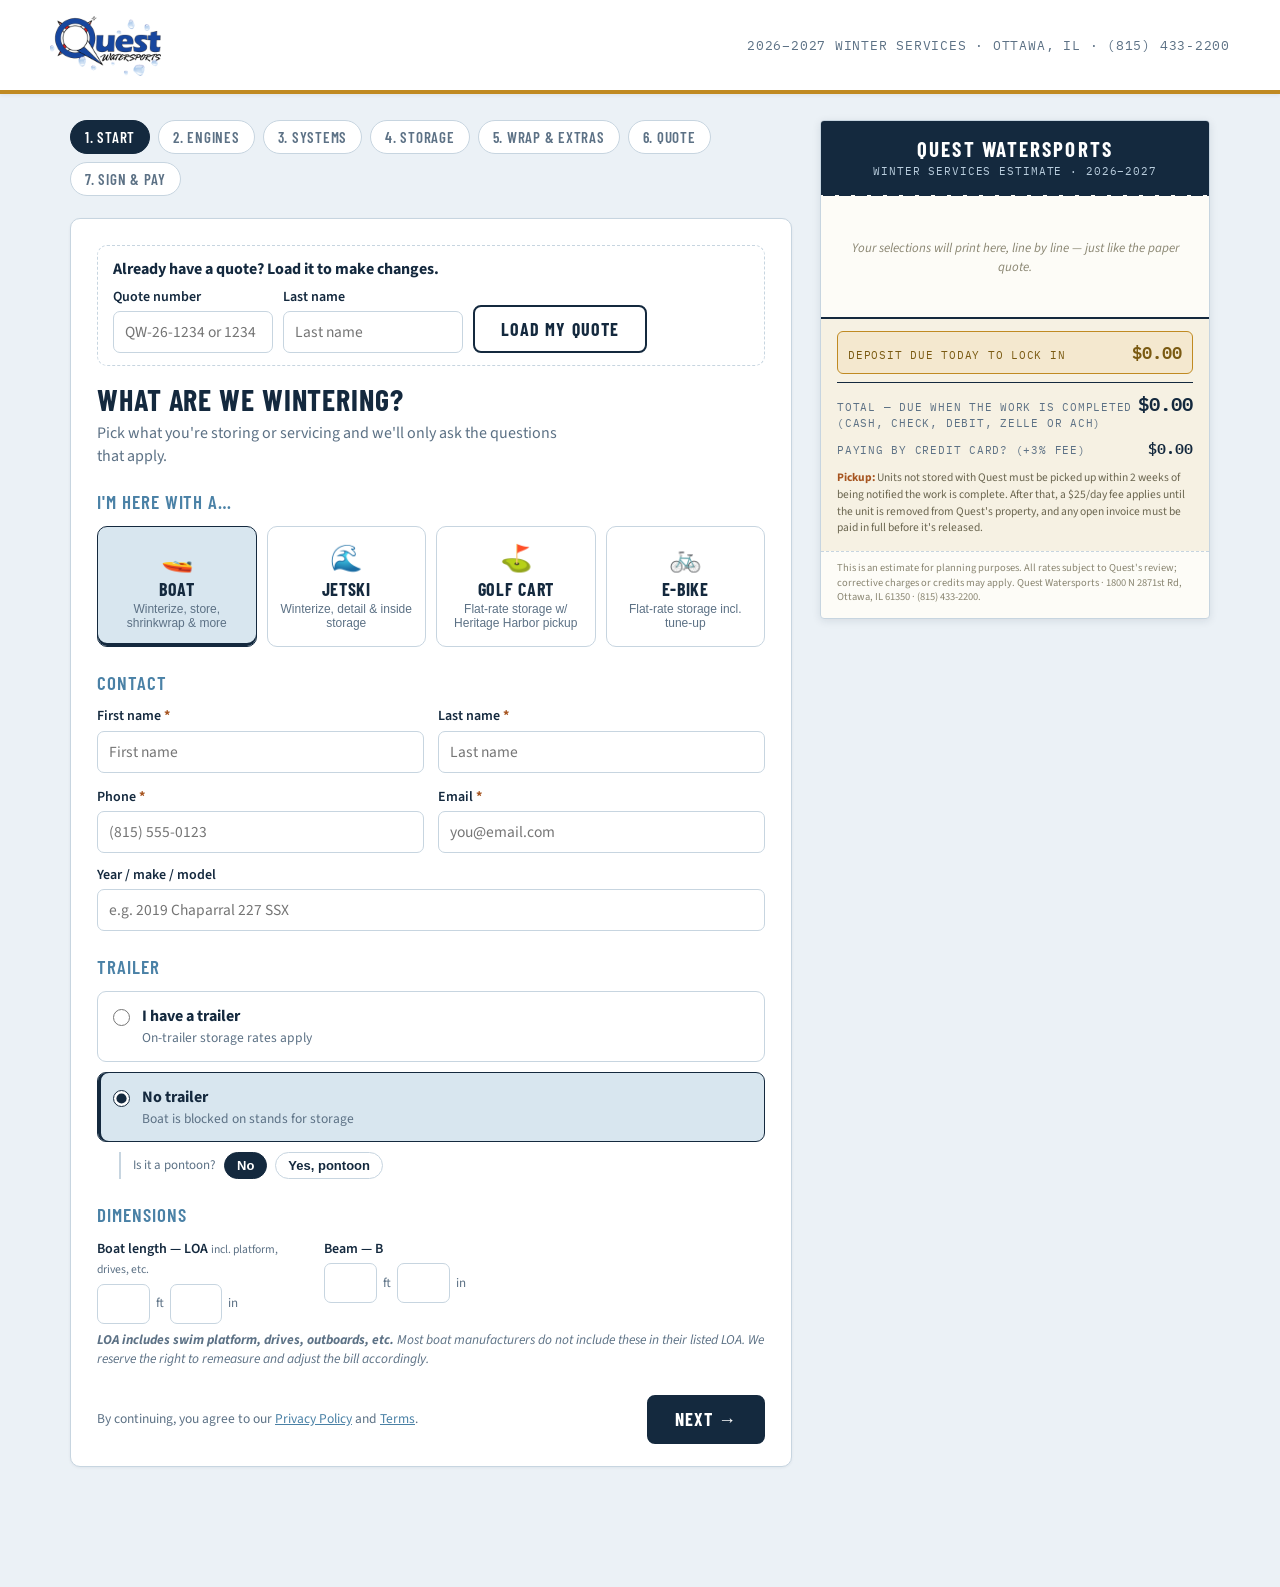
<file: index.html>
<!DOCTYPE html>
<html lang="en">
<head>
<meta charset="UTF-8">
<meta name="viewport" content="width=device-width, initial-scale=1.0">
<title>Quest Watersports — Winter Services Quote &amp; Signup</title>
<!-- One Quest mark for the whole site: favicon.png at the repo root.
     Every page links the same file, so it cannot drift between pages and
     the browser downloads it once for all of them. -->
<link rel="icon" type="image/png" href="favicon.png">
<link rel="apple-touch-icon" href="[data-uri]">
<link rel="preconnect" href="https://fonts.googleapis.com">
<link rel="preconnect" href="https://fonts.gstatic.com" crossorigin>
<link href="https://fonts.googleapis.com/css2?family=Barlow+Condensed:wght@500;600;700&family=IBM+Plex+Mono:wght@400;500;600&family=Source+Sans+3:ital,wght@0,400;0,600;0,700;1,400&display=swap" rel="stylesheet">
<style>
:root{
  --navy:#14293E;
  --navy-deep:#0C1B2A;
  --ice:#EBF1F6;
  --frost:#4A81A6;
  --frost-soft:#D8E6EF;
  --gold:#C08A22;
  --gold-soft:#F4E8CF;
  --paper:#FDFCF7;
  --ink:#1D2B38;
  --muted:#5C7185;
  --line:#C7D5E0;
  --warn:#A6541F;
  --warn-bg:#FBEEE2;
  --ok:#2E7D4F;
  --ok-bg:#E4F1E9;
  --radius:10px;
  --disp:"Barlow Condensed",Impact,sans-serif;
  --body:"Source Sans 3","Segoe UI",sans-serif;
  --mono:"IBM Plex Mono","Courier New",monospace;
}
*{box-sizing:border-box;margin:0;padding:0}
html{scroll-behavior:smooth}
/* Engine rows dim once a motor type is chosen — one type per boat */
.engmuted{opacity:.5}
.engmuted .qty{border-style:dashed}
/* Contact gate + terms acknowledgment (start step) */
.req{color:var(--warn);font-weight:700}
.startnav{display:flex;align-items:center;gap:16px;flex-wrap:wrap;justify-content:space-between}
.ackline{
  font-size:13.5px;color:var(--muted);line-height:1.5;margin:0;
  flex:1 1 260px;min-width:0;
}
.ackline a{color:var(--frost);text-decoration:underline}
.ackline a:hover{color:var(--navy)}
/* PROVISIONAL-PRICING DISCLAIMER (two places, one wording)
   .pnotice sits above the step nav, so it is on screen at every step of the
   quote and does not scroll away with a panel. .ticket-notice rides inside the
   ticket, which is the only thing @media print keeps — so the printed / saved
   PDF carries the same disclaimer as the screen. Both are filled from the
   engine's pricingNotice(); when pricing is current it returns null and both
   are removed, which is why neither has any text in the markup. */
.pnotice{
  background:#F4E8CF;border:1.5px solid var(--gold);border-left:5px solid var(--gold);
  border-radius:10px;padding:12px 16px;margin:0 0 16px;color:#6B5A2A;font-size:14px;line-height:1.5;
}
.pnotice b{display:block;font-family:var(--disp);font-size:16px;font-weight:700;letter-spacing:.03em;
  text-transform:uppercase;color:var(--navy);margin-bottom:4px}
.ticket-notice{padding:9px 16px;background:#F4E8CF;border-top:1px solid var(--line);
  border-bottom:1px solid var(--line);color:#6B5A2A;font-size:10.5px;line-height:1.45;
  font-family:var(--body);font-weight:600}
.gatemsg{
  display:none;background:var(--warn-bg);border:1px solid #E4B48F;border-left:4px solid var(--warn);
  color:var(--warn);border-radius:8px;padding:10px 13px;font-size:14px;margin-bottom:12px;
}
.gatemsg.show{display:block}
/* The resume offer is information, not an error — same box, calmer colours */
.gatemsg.info{background:var(--frost-soft);border-color:var(--frost);border-left-color:var(--frost);color:var(--ink)}
.fieldbad{border-color:var(--warn)!important;background:#FEF7F1}
@media (prefers-reduced-motion: reduce){html{scroll-behavior:auto}*{transition:none!important;animation:none!important}}
body{font-family:var(--body);background:var(--ice);color:var(--ink);font-size:16px;line-height:1.45}

/* ===== Header ===== */
header.site{background:#fff;padding:16px 20px 14px;border-bottom:4px solid var(--gold);box-shadow:0 1px 4px rgba(20,41,62,.08)}
.site-inner{max-width:1180px;margin:0 auto;display:flex;align-items:center;justify-content:space-between;flex-wrap:wrap;gap:6px}
.brand img{height:60px;width:auto;display:block}
@media(max-width:640px){.brand img{height:46px}}
.season{font-family:var(--mono);font-size:13px;color:var(--muted);letter-spacing:.06em}

/* ===== Layout ===== */
.wrap{max-width:1180px;margin:0 auto;padding:26px 20px 120px;display:grid;grid-template-columns:minmax(0,1fr) 390px;gap:28px;align-items:start}
@media(max-width:960px){.wrap{grid-template-columns:1fr;padding-bottom:150px}}

/* ===== Steps nav ===== */
nav.steps{display:flex;flex-wrap:wrap;gap:8px;margin-bottom:22px}
nav.steps button{font-family:var(--disp);font-weight:600;font-size:15px;letter-spacing:.05em;text-transform:uppercase;border:1.5px solid var(--line);background:#fff;color:var(--muted);border-radius:999px;padding:7px 14px;cursor:pointer}
nav.steps button.active{background:var(--navy);border-color:var(--navy);color:#fff}
nav.steps button.done{border-color:var(--frost);color:var(--frost)}
nav.steps button:focus-visible{outline:3px solid var(--gold);outline-offset:2px}

/* ===== Panels ===== */
section.panel{display:none;background:#fff;border:1px solid var(--line);border-radius:var(--radius);padding:26px 26px 22px;box-shadow:0 1px 3px rgba(20,41,62,.06)}
section.panel.active{display:block}
.panel h2{font-family:var(--disp);font-size:30px;font-weight:700;text-transform:uppercase;letter-spacing:.03em;color:var(--navy);line-height:1.05}
.panel .lead{color:var(--muted);margin:6px 0 20px;max-width:60ch}
fieldset{border:0;margin:0 0 22px}
legend,.grp{font-family:var(--disp);font-size:19px;font-weight:600;text-transform:uppercase;letter-spacing:.05em;color:var(--frost);margin-bottom:10px;display:block}
.note{font-size:13.5px;color:var(--muted);font-style:italic;margin-top:6px}
.warnbox{border:1.5px solid var(--warn);background:var(--warn-bg);color:var(--warn);border-radius:8px;padding:11px 14px;font-size:14px;font-weight:600;margin:10px 0}

/* form controls */
.grid2{display:grid;grid-template-columns:1fr 1fr;gap:14px}
.grid3{display:grid;grid-template-columns:1fr 1fr 1fr;gap:14px}
@media(max-width:640px){.grid2,.grid3{grid-template-columns:1fr}}
label.f{display:block;font-weight:600;font-size:14px;margin-bottom:4px;color:var(--navy)}
label.f small{font-weight:400;color:var(--muted)}
input[type=text],input[type=number],input[type=tel],input[type=email],textarea,select{
  width:100%;padding:9px 11px;border:1.5px solid var(--line);border-radius:7px;font-family:var(--body);font-size:15.5px;background:#fff;color:var(--ink)}
input:focus-visible,textarea:focus-visible,select:focus-visible{outline:3px solid var(--frost-soft);border-color:var(--frost)}
input[type=number]{font-family:var(--mono)}

/* option cards — the shared look for anything the customer picks or sets: a
   checkbox/radio row (.opt), a stepper row (.qtyrow), a boxed control with no
   input of its own (ballast reuses .qtyrow directly). Same border, radius,
   padding and 10px gap to the next one, so nothing in this family ever
   touches its neighbor and nothing reads as a different kind of control. */
.opt{display:flex;gap:12px;align-items:flex-start;border:1.5px solid var(--line);border-radius:9px;padding:13px 15px;margin-bottom:10px;cursor:pointer;background:#fff}
.opt:hover{border-color:var(--frost)}
.opt.sel{border-color:var(--navy);background:var(--frost-soft);box-shadow:inset 3px 0 0 var(--navy)}
.opt input{margin-top:4px;accent-color:var(--navy);width:17px;height:17px;flex:none}
.opt .t{font-weight:700;color:var(--navy)}
.opt .d{font-size:13.5px;color:var(--muted)}
.opt .p{font-family:var(--mono);font-size:14px;color:var(--gold);font-weight:600;white-space:nowrap;margin-left:auto;padding-left:10px}
.opt.disabled{opacity:.45;cursor:not-allowed}
.opt.disabled:hover{border-color:var(--line)}

/* unit picker */
.unitgrid{display:grid;grid-template-columns:repeat(4,1fr);gap:10px}
@media(max-width:720px){.unitgrid{grid-template-columns:1fr 1fr}}
.unit{border:1.5px solid var(--line);border-radius:10px;background:#fff;padding:16px 12px;text-align:center;cursor:pointer}
.unit:hover{border-color:var(--frost)}
.unit.sel{border-color:var(--navy);background:var(--frost-soft);box-shadow:inset 0 -3px 0 var(--navy)}
.unit .ic{font-size:26px}
.unit .t{font-family:var(--disp);font-weight:700;font-size:18px;text-transform:uppercase;letter-spacing:.04em;color:var(--navy);margin-top:4px}
.unit .d{font-size:12px;color:var(--muted);margin-top:2px}
.unit:focus-visible{outline:3px solid var(--gold);outline-offset:2px}

/* qty stepper */
.qty{display:inline-flex;align-items:center;border:1.5px solid var(--line);border-radius:7px;overflow:hidden}
.qty.disabled{opacity:.45;pointer-events:none}
.qty button{width:34px;height:34px;border:0;background:var(--ice);font-size:18px;font-weight:700;color:var(--navy);cursor:pointer}
.qty button:focus-visible{outline:3px solid var(--gold);outline-offset:-3px}
.qty input{width:44px;border:0;text-align:center;font-family:var(--mono);font-size:15px;height:34px}
.qtyrow{display:flex;align-items:center;justify-content:space-between;gap:12px;border:1.5px solid var(--line);border-radius:9px;padding:13px 15px;margin-bottom:10px;background:#fff}
.qtyrow .t{font-weight:700;color:var(--navy)}
.qtyrow .d{font-size:13.5px;color:var(--muted)}
.qtyrow .sub{font-size:13px;color:var(--muted)}
/* A sub-row belongs to the option above it — indented and rule-joined so the
   relationship is visible rather than remembered. */
.sub-row{margin-left:22px;padding-left:12px;border-left:2px solid var(--line)}
/* Feet and inches. Two boxes reading as one field — sized for what they
   actually hold (inches never exceeds 11, feet rarely exceeds two digits),
   not stretched to fill the row. */
.ftin{display:inline-flex;align-items:center;gap:6px}
.ftin input{width:3.4em;flex:0 0 auto;text-align:center;padding:9px 4px}
.ftin span{color:var(--muted);font-size:13px;flex:0 0 auto}
/* The pontoon sub-toggle: small, indented under "No trailer" rather than a
   full option box of its own. */
.subToggle{display:flex;align-items:center;gap:8px;margin:8px 0 0 22px;padding-left:12px;border-left:2px solid var(--line)}
.subToggle-label{font-size:13px;color:var(--muted)}
.subToggle .pill{flex:0 0 auto;padding:5px 12px;font-size:13px;font-weight:600;border:1.5px solid var(--line);
  border-radius:999px;background:#fff;color:var(--navy);cursor:pointer}
.subToggle .pill.on{background:var(--navy);color:#fff;border-color:var(--navy)}
/* A charge the customer cannot choose — applied when it is earned. Must not
   look like an option, or somebody will hunt for the checkbox. Deliberately
   NOT .warnbox: that one already exists for error states (an unsigned
   contract) and is red. A penalty that has not happened yet is a caution, not
   an error, and reusing the class would have quietly restyled the other. Same
   10px trailing gap as the option family, so it never touches whatever comes
   after it either. */
.penaltybox{background:#FDF3E0;border:1px solid var(--gold);border-left-width:4px;border-radius:8px;
  padding:10px 12px;font-size:13.5px;line-height:1.5;color:#5A431A;margin-bottom:10px}
.penaltybox b{color:#7A5A12}
.qtyrow .p{font-family:var(--mono);font-size:14px;color:var(--gold);font-weight:600;white-space:nowrap}
.qtyrow.disabled{opacity:.45}

/* nav buttons */
.panel-nav{display:flex;justify-content:space-between;margin-top:26px;gap:10px}
.btn{font-family:var(--disp);font-weight:700;font-size:18px;letter-spacing:.06em;text-transform:uppercase;border-radius:8px;padding:11px 26px;cursor:pointer;border:2px solid var(--navy);text-decoration:none;display:inline-block}
.btn.primary{background:var(--navy);color:#fff}
.btn.primary:hover{background:var(--navy-deep)}
.btn.ghost{background:#fff;color:var(--navy)}
.btn:focus-visible{outline:3px solid var(--gold);outline-offset:2px}
.btn.gold{background:var(--gold);border-color:var(--gold);color:#fff}
/* "We're working on it." Looking a quote up is a round trip to Apps Script,
   which cold-starts, so several seconds of nothing is normal — and a line of
   static text is not enough to tell a customer their tap registered. The
   spinner rides inside whichever button is busy. */
.spin{display:inline-block;width:14px;height:14px;margin-right:9px;vertical-align:-2px;border:2.5px solid var(--line);border-top-color:var(--navy);border-radius:50%;animation:qwspin .8s linear infinite}
.btn.primary .spin,.btn.gold .spin{border-color:rgba(255,255,255,.45);border-top-color:#fff}
/* An author rule beats the browser's own [hidden]{display:none} whatever the
   specificity, so display:inline-block above would leave the spinner turning
   for ever, on a button nobody has pressed. It has to be said here. */
.spin[hidden]{display:none}
@keyframes qwspin{to{transform:rotate(360deg)}}
/* Reduced motion means LESS motion, not none — the movement IS the message
   here, so it slows to a crawl rather than freezing into a broken-looking
   ring. */
@media (prefers-reduced-motion:reduce){ .spin{animation-duration:2.4s} }
.btn[aria-busy="true"]{cursor:progress}

/* flat-rate info card (golf/ebike) */
.flatcard{border:1.5px solid var(--gold);background:var(--gold-soft);border-radius:10px;padding:16px 18px;margin-bottom:20px}
.flatcard .t{font-family:var(--disp);font-size:22px;font-weight:700;text-transform:uppercase;letter-spacing:.04em;color:var(--navy)}
.flatcard .p{font-family:var(--mono);font-size:22px;font-weight:600;color:#7A5A12}
.flatcard .d{font-size:14px;color:#6B5A2A;margin-top:4px}

/* ===== The Ticket ===== */
aside.ticket{position:sticky;top:18px}
.ticket-card{background:var(--paper);border:1px solid var(--line);border-radius:4px;box-shadow:0 2px 8px rgba(20,41,62,.1);font-family:var(--mono);font-size:13px;overflow:hidden}
.ticket-head{background:var(--navy);color:#fff;padding:13px 16px;text-align:center}
.ticket-head .co{font-family:var(--disp);font-size:21px;font-weight:700;letter-spacing:.1em;text-transform:uppercase}
.ticket-head .sub{font-size:11px;color:#B9CDDD;letter-spacing:.08em}
.ticket-head .qn{font-size:12px;color:var(--gold-soft);letter-spacing:.08em;margin-top:3px}
.perf{height:12px;background:
  radial-gradient(circle at 8px 0, transparent 6px, var(--paper) 6.5px);
  background-size:16px 12px;background-repeat:repeat-x;margin-top:-1px}
.ticket-body{padding:6px 16px 14px;max-height:46vh;overflow:auto}
.trow{display:flex;justify-content:space-between;gap:10px;padding:4px 0;border-bottom:1px dotted #D8D2C2}
.trow .l{flex:1;min-width:0}
.trow .r{white-space:nowrap;font-weight:600}
.trow.sec{border-bottom:1px solid var(--navy);color:var(--frost);text-transform:uppercase;font-size:11px;letter-spacing:.09em;font-weight:600;margin-top:8px}
.trow .calc{display:block;font-size:11px;color:#8A8672}
.trow .desc{font-style:italic;margin-top:1px}
.ticket-empty{color:#8A8672;text-align:center;padding:26px 8px;font-style:italic;font-family:var(--body)}
.ticket-totals{border-top:2px solid var(--navy);background:#F6F1E3;padding:12px 16px 14px}
.trow2{display:flex;justify-content:space-between;align-items:baseline;padding:3px 0}
.trow2 .k{font-size:11px;text-transform:uppercase;letter-spacing:.07em;color:var(--muted)}
.trow2 .v{font-weight:600;color:var(--navy);font-size:15px}
.trow2.deposit{background:var(--gold-soft);border:1px solid var(--gold);border-radius:6px;padding:8px 10px;margin-bottom:8px}
.trow2.deposit .k{color:#7A5A12}
.trow2.deposit .v{font-size:17px;color:#7A5A12}
.trow2.total .v{font-size:19px}
.trow2.total{border-top:1px solid var(--navy);margin-top:4px;padding-top:8px}
.payfoot{font-family:var(--body);font-size:11.5px;color:#6B6650;line-height:1.45;margin-top:8px}
.payfoot b{color:var(--warn)}
.ticket-foot{padding:9px 16px 13px;font-size:10.5px;color:#8A8672;font-family:var(--body);line-height:1.4;border-top:1px dashed var(--line)}

/* mobile sticky bar */
.mobilebar{display:none;position:fixed;left:0;right:0;bottom:0;background:var(--navy);color:#fff;padding:12px 18px;z-index:50;align-items:center;justify-content:space-between;gap:12px;box-shadow:0 -3px 12px rgba(0,0,0,.25)}
.mobilebar .amt{font-family:var(--mono);font-size:19px;font-weight:600}
.mobilebar .k{font-size:11px;color:#B9CDDD;text-transform:uppercase;letter-spacing:.07em}
.mobilebar button{font-family:var(--disp);font-weight:700;text-transform:uppercase;letter-spacing:.05em;background:var(--gold);border:0;color:#fff;border-radius:7px;padding:9px 16px;font-size:15px;cursor:pointer}
@media(max-width:960px){.mobilebar{display:flex}aside.ticket{position:static}}
/* THE SIGNING STEP NEEDS WIDTH, NOT HEIGHT. The agreement renders at a fixed
   page width; with the summary column alongside it, the frame was ~635px --
   barely over the 600px Adobe itself calls a minimum -- so the page overflowed
   sideways and the required Owner signature field sat off the right edge. The
   customer CAN scroll to it, which is exactly the problem: a required field
   they have to go hunting for is a contract they can later say was obstructed
   by our site. So on this one step the summary steps aside and the frame takes
   the full page width (~1053px). Every other step keeps the ticket. */
/* `screen` is load-bearing: @media print hides every panel and keeps ONLY the
   ticket -- the ticket IS the printed quote -- so an unscoped rule here would
   print a blank page for anyone who hits Ctrl+P on the signing step. */
@media screen and (min-width:961px){
  body.signing .wrap{grid-template-columns:minmax(0,1fr)}
  body.signing aside.ticket{display:none}
}
/* The escape hatch under the frame. However wide we make it, we do not control
   the customer's screen -- this is the guarantee that nobody is ever unable to
   sign, and it opens Adobe's own page at whatever size their browser is. */
.signopen{margin:10px 0 0;text-align:center}

/* review + signpay */
.review-actions{display:flex;gap:10px;flex-wrap:wrap;margin-top:18px}
.stepcard{border:1.5px solid var(--line);border-radius:10px;margin-bottom:20px;overflow:hidden}
.stepcard .sc-head{display:flex;align-items:center;gap:12px;background:var(--frost-soft);padding:13px 16px}
.stepcard .sc-num{font-family:var(--disp);font-weight:700;font-size:20px;color:#fff;background:var(--navy);width:34px;height:34px;border-radius:50%;display:flex;align-items:center;justify-content:center;flex:none}
.stepcard .sc-title{font-family:var(--disp);font-size:21px;font-weight:700;text-transform:uppercase;letter-spacing:.04em;color:var(--navy)}
.stepcard .sc-body{padding:16px}
/* The Adobe Sign widget. Its height is OURS to set — the widget does not grow
   to fit its own content, and neither embed method changes that (Adobe's
   JavaScript snippet sizes to its container exactly like this iframe does), so
   this rule is the whole fix for a clipped agreement. It is a multi-page
   contract, so no height shows all of it; the goal is a frame tall enough that
   scrolling inside it reads as a document rather than a letterbox. Desktop
   gets most of the window, floored so a short laptop still gets a usable frame
   and the page scrolls instead of the widget shrinking. 640px was too short on
   desktop; it stays on mobile, where it already reads well. */
.signframe{width:100%;height:min(1100px,calc(100vh - 140px));min-height:760px;border:0;display:block;background:#fff}
/* Mobile keeps the original 640px, which already reads well there. This has
   to come AFTER the rule above: same specificity, so source order decides. */
@media(max-width:960px){.signframe{height:640px;min-height:0}}
.demo-embed{border:2px dashed var(--frost);border-radius:8px;background:var(--ice);padding:28px 22px;text-align:center}
.demo-embed .de-title{font-family:var(--disp);font-size:22px;font-weight:700;text-transform:uppercase;letter-spacing:.05em;color:var(--frost)}
.demo-embed p{color:var(--muted);font-size:14px;max-width:52ch;margin:8px auto 0}
.paramview{margin-top:14px;text-align:left;background:#fff;border:1px solid var(--line);border-radius:7px;padding:10px 12px;font-family:var(--mono);font-size:11.5px;color:var(--ink);word-break:break-all;max-height:150px;overflow:auto}
.paybig{display:flex;align-items:center;justify-content:space-between;gap:14px;background:var(--gold-soft);border:1.5px solid var(--gold);border-radius:9px;padding:14px 18px;margin:12px 0;flex-wrap:wrap}
.paybig .k{font-size:12px;text-transform:uppercase;letter-spacing:.07em;color:#7A5A12;font-weight:700}
.paybig .v{font-family:var(--mono);font-size:26px;font-weight:600;color:var(--navy)}
.refline{display:flex;align-items:center;gap:10px;font-family:var(--mono);font-size:15px;margin:8px 0}
.copybtn{font-family:var(--body);font-size:12px;font-weight:700;border:1.5px solid var(--frost);color:var(--frost);background:#fff;border-radius:6px;padding:4px 10px;cursor:pointer}
.copybtn:hover{background:var(--frost-soft)}
.confirmbox{background:#FDF3E0;border:1px solid var(--gold);border-left-width:5px;border-radius:8px;padding:11px 14px;font-size:14px;line-height:1.5;color:#5A431A;margin:0 0 12px}
.confirmbox b{color:#7A5A12}
.okbox{border:1.5px solid var(--ok);background:var(--ok-bg);color:var(--ok);border-radius:8px;padding:11px 14px;font-size:14px;font-weight:600;margin:10px 0}

/* modal */
.modal-back{display:none;position:fixed;inset:0;background:rgba(12,27,42,.55);z-index:100;align-items:center;justify-content:center;padding:20px}
.modal-back.open{display:flex}
.modal{background:#fff;border-radius:12px;max-width:440px;width:100%;padding:24px;border-top:6px solid var(--warn);box-shadow:0 10px 40px rgba(0,0,0,.35)}
.modal h3{font-family:var(--disp);font-size:24px;font-weight:700;text-transform:uppercase;letter-spacing:.04em;color:var(--navy)}
.modal p{margin:10px 0 18px;color:var(--ink);font-size:15px}

/* print */
@media print{
  header.site,nav.steps,section.panel,.mobilebar,.panel-nav,.modal-back,.pnotice{display:none!important}
  body{background:#fff}
  .wrap{display:block;padding:0;max-width:none}
  aside.ticket{position:static}
  .ticket-card{box-shadow:none;border:1px solid #999}
  .ticket-body{max-height:none;overflow:visible}
}
</style>
</head>
<body>

<header class="site">
  <div class="site-inner">
    <div class="brand"><img src="[data-uri]" alt="Quest Watersports"></div>
    <div class="season"><span data-cfg="seasonLabel"></span> WINTER SERVICES · OTTAWA, IL · (815) 433-2200</div>
  </div>
</header>

<div class="wrap">
<main>
  <!-- Filled by applyPricingNotice() from the engine; removed entirely once
       PRICING.provisional is false. -->
  <div class="pnotice" id="pricingNotice" role="note" hidden></div>
  <nav class="steps" id="stepsNav" aria-label="Quote steps"></nav>

  <!-- STEP: start -->
  <section class="panel" data-step="start">
    <div id="loadBox" style="border:1.5px dashed var(--line);border-radius:10px;padding:12px 15px;margin-bottom:18px">
      <div style="font-weight:700;color:var(--navy);margin-bottom:6px">Already have a quote? Load it to make changes.</div>
      <div style="display:flex;gap:10px;flex-wrap:wrap;align-items:flex-end">
        <div><label class="f" for="loadQn">Quote number</label><input type="text" id="loadQn" placeholder="QW-26-1234 or 1234" style="max-width:160px"></div>
        <div><label class="f" for="loadLn">Last name</label><input type="text" id="loadLn" placeholder="Last name" style="max-width:180px"></div>
        <button class="btn ghost" type="button" onclick="loadQuote()" id="loadBtn"><span class="spin" id="loadSpin" hidden aria-hidden="true"></span><span id="loadBtnLabel">Load my quote</span></button>
      </div>
      <!-- role="status" so the lookup's progress and its result are announced,
           not just drawn: the spinner says "working" to everyone who can see
           it, and this says the same thing to everyone who cannot. -->
      <div id="loadMsg" class="note" role="status" style="margin-top:8px;display:none"></div>
    </div>
    <h2>What are we wintering?</h2>
    <p class="lead">Pick what you're storing or servicing and we'll only ask the questions that apply.</p>
    <fieldset>
      <legend>I'm here with a…</legend>
      <div class="unitgrid" id="unitGrid"></div>
    </fieldset>

    <fieldset>
      <legend>Contact</legend>
      <div class="grid2">
        <div><label class="f" for="firstName">First name <span class="req">*</span></label><input type="text" id="firstName" data-k="firstName" placeholder="First name" required></div>
        <div><label class="f" for="lastName">Last name <span class="req">*</span></label><input type="text" id="lastName" data-k="lastName" placeholder="Last name" required></div>
        <div><label class="f" for="phone">Phone <span class="req">*</span></label><input type="tel" id="phone" data-k="phone" placeholder="(815) 555-0123" required></div>
        <div><label class="f" for="email">Email <span class="req">*</span></label><input type="email" id="email" data-k="email" placeholder="you@email.com" required></div>
      </div>
      <div style="margin-top:12px"><label class="f" for="ymm">Year / make / model</label><input type="text" id="ymm" data-k="ymm" placeholder="e.g. 2019 Chaparral 227 SSX"></div>
    </fieldset>

    <fieldset id="trailerFs">
      <legend>Trailer</legend>
      <label class="opt"><input type="radio" name="hasTrailer" value="yes"><div><div class="t">I have a trailer</div><div class="d">On-trailer storage rates apply</div></div></label>
      <label class="opt"><input type="radio" name="hasTrailer" value="no" checked><div><div class="t">No trailer</div><div class="d">Boat is blocked on stands for storage</div></div></label>
      <div class="subToggle" id="pontoonFs" style="display:none">
        <span class="subToggle-label">Is it a pontoon?</span>
        <button type="button" class="pill" data-pontoon="no">No</button>
        <button type="button" class="pill" data-pontoon="yes">Yes, pontoon</button>
      </div>
    </fieldset>

    <!-- No placeholder in any ft/in box. They used to carry sample numbers
         (22 ft, 8 ft 6 in, 5 ft 6 in…), and customers read the grey text as
         already filled in: QW-26-6579 picked inside storage with no width,
         saw "Retrieve, set & relaunch — included" and a quote with no storage
         line. An empty box has to look empty. -->
    <fieldset id="dimsBoat">
      <legend>Dimensions</legend>
      <div class="grid3">
        <div><label class="f">Boat length — LOA <small>incl. platform, drives, etc.</small></label>
          <div class="ftin" data-ftin="loa"><input type="number" min="0" step="1" inputmode="numeric" aria-label="LOA feet"><span>ft</span><input type="number" min="0" max="11" step="1" inputmode="numeric" aria-label="LOA inches"><span>in</span></div></div>
        <div><label class="f">Beam — B</label>
          <div class="ftin" data-ftin="beam"><input type="number" min="0" step="1" inputmode="numeric" aria-label="Beam feet"><span>ft</span><input type="number" min="0" max="11" step="1" inputmode="numeric" aria-label="Beam inches"><span>in</span></div></div>
        <div id="trailerOverhangField"><label class="f">Trailer overhang <small>how far it sticks out past the boat</small></label>
          <div class="ftin" data-ftin="trailerOverhang"><input type="number" min="0" step="1" inputmode="numeric" aria-label="Trailer overhang feet"><span>ft</span><input type="number" min="0" max="11" step="1" inputmode="numeric" aria-label="Trailer overhang inches"><span>in</span></div></div>
      </div>
      <p class="note"><b>LOA includes swim platform, drives, outboards, etc.</b> Most boat manufacturers do not include these in their listed LOA. We reserve the right to remeasure and adjust the bill accordingly.</p>
    </fieldset>

    <fieldset id="dimsSki" style="display:none">
      <legend>Stored footprint</legend>
      <p class="note" style="margin:-4px 0 12px">Jetskis are stored on their trailers, so we price the space the whole rig occupies — including tandem trailers carrying a single ski.</p>
      <div class="grid2">
        <div><label class="f">Stored length <small>tip of the trailer tongue to the rearmost point — jetski or trailer, whichever extends further</small></label>
          <div class="ftin" data-ftin="skiLen"><input type="number" min="0" step="1" inputmode="numeric" aria-label="Stored length feet"><span>ft</span><input type="number" min="0" max="11" step="1" inputmode="numeric" aria-label="Stored length inches"><span>in</span></div></div>
        <div><label class="f">Stored width <small>full width of the trailer at its widest point</small></label>
          <div class="ftin" data-ftin="skiWid"><input type="number" min="0" step="1" inputmode="numeric" aria-label="Stored width feet"><span>ft</span><input type="number" min="0" max="11" step="1" inputmode="numeric" aria-label="Stored width inches"><span>in</span></div></div>
      </div>
      <p class="note">We reserve the right to remeasure and adjust the bill accordingly.</p>
    </fieldset>

    <div class="flatcard" id="flatInfo" style="display:none"></div>

    <div class="startgate">
      <div class="gatemsg" id="startGateMsg"></div>
      <div class="panel-nav startnav">
        <p class="ackline">By continuing, you agree to our
          <a href="privacy.html" target="_blank" rel="noopener">Privacy Policy</a> and
          <a href="terms.html" target="_blank" rel="noopener">Terms</a>.</p>
        <button class="btn primary" id="startNext" onclick="startAcceptAndContinue()">Next →</button>
      </div>
    </div>
  </section>

  <!-- STEP: engines (boat) -->
  <section class="panel" data-step="engines">
    <h2>Engine winterization</h2>
    <p class="lead">Every motor in unheated storage needs winterizing. Pick a level for each engine type on board — twins? Just set the count.</p>

    <fieldset>
      <legend>What's powering it?</legend>
      <div id="engineRows"></div>
      <p class="note">Extra charges apply for non-stock filters, oil capacities over 5 quarts, and special OEM/synthetic lubes. Spring start not included.</p>
    </fieldset>

    <fieldset>
      <legend>Drive train service</legend>
      <p class="note" style="margin:0 0 8px">Inboard: drive oil change. I/O: remove drive, check alignment, grease input shaft &amp; u-joints, check bellows, gimbal ring &amp; bearing, transom plate. Misalignments corrected at shop rate. Recommended every 2 yrs/200 hrs for I/O.</p>
      <div class="qtyrow">
        <div><div class="t">Transmission or V-drive service</div><div class="p" data-price="dtTrans" data-suffix=" / drive"></div></div>
        <div class="qty" data-qty="dtTrans"><button type="button" aria-label="decrease">−</button><input type="number" min="0" value="0" aria-label="Transmission or V-drive quantity"><button type="button" aria-label="increase">+</button></div>
      </div>
      <div class="qtyrow">
        <div><div class="t">Inboard/outboard transom service</div><div class="p" data-price="dtTransom" data-suffix=" / drive"></div></div>
        <div class="qty" data-qty="dtTransom"><button type="button" aria-label="decrease">−</button><input type="number" min="0" value="0" aria-label="Transom service quantity"><button type="button" aria-label="increase">+</button></div>
      </div>
    </fieldset>
    <div class="panel-nav"><button class="btn ghost" onclick="goPrev()">← Back</button><button class="btn primary" onclick="goNext()">Next: Systems →</button></div>
  </section>

  <!-- STEP: systems (boat) -->
  <section class="panel" data-step="systems">
    <h2>Onboard systems</h2>
    <p class="lead">Fresh water, heads, ballast, A/C, generators — anything that holds water needs protecting too. Skip this page if none apply.</p>
    <fieldset>
      <legend>Water systems winterization</legend>
      <div class="qtyrow" id="ballastRow"><div><div class="t">Ballast system (drain only)</div><div class="d">Set how many tanks to add it to your quote</div><div class="p" data-price="ballast" data-suffix=" / tank"></div></div>
        <div class="qty" data-qty="ballast"><button type="button" aria-label="decrease">−</button><input type="number" min="0" value="0" aria-label="Ballast tanks"><button type="button" aria-label="increase">+</button></div></div>
      <label class="opt" style="margin-top:10px"><input type="checkbox" data-chk="waterCold"><div><div class="t">Water system — cold only</div><div class="d">Fresh water system, no head</div></div><span class="p" data-price="waterCold"></span></label>
      <label class="opt"><input type="checkbox" data-chk="waterHead"><div><div class="t">Water system including 1 head</div><div class="d">Fresh water system plus one head</div></div><span class="p" data-price="waterHead"></span></label>
      <div class="qtyrow sub-row" id="addlHeadsRow"><div><div class="t">Additional heads</div><div class="sub">Beyond the one included above</div><div class="p" data-price="addlHeads" data-suffix=" each"></div></div>
        <div class="qty" data-qty="addlHeads"><button type="button" aria-label="decrease">−</button><input type="number" min="0" value="0" aria-label="Additional heads"><button type="button" aria-label="increase">+</button></div></div>
      <div class="penaltybox"><b>Pumpout service charge — <span data-price="pumpout"></span></b><br>Please make sure your holding tank is empty before storage.</div>
      <label class="opt"><input type="checkbox" data-chk="ac"><div><div class="t">Air conditioning</div><div class="d">Up to 2 units</div></div><span class="p" data-price="ac"></span></label>
      <label class="opt"><input type="checkbox" data-chk="genBasic"><div><div class="t">Generator — basic winterization</div></div><span class="p" data-price="genBasic"></span></label>
      <label class="opt"><input type="checkbox" data-chk="genFull"><div><div class="t">Generator — including oil &amp; filter change</div></div><span class="p" data-price="genFull"></span></label>
      <p class="note">Generator disassembly or difficult access charged at shop rates.</p>
    </fieldset>
    <div class="panel-nav"><button class="btn ghost" onclick="goPrev()">← Back</button><button class="btn primary" onclick="goNext()">Next: Storage →</button></div>
  </section>

  <!-- STEP: storage (boat) -->
  <section class="panel" data-step="storage">
    <h2>Storage &amp; retrieval</h2>
    <p class="lead">Inside rates include retrieval, set &amp; relaunch. Outside storage is priced per foot, with retrieval options below.</p>
    <fieldset>
      <legend>Where's it wintering?</legend>
      <div id="storageOpts"></div>
      <p class="note" id="storageNote"></p>
    </fieldset>
    <div class="gatemsg dimsMsg"></div>

    <fieldset id="retrievalFs" style="display:none">
      <legend>Retrieval, set &amp; relaunch</legend>
      <div id="retrievalOpts"></div>
      <p class="note">Retrieval date requests before <span data-cfg="storageStartShort"></span> or after <span data-cfg="payByShort"></span> are subject to approval and/or surcharge. Canvas removal at shop rates.</p>
    </fieldset>

    <div class="panel-nav"><button class="btn ghost" onclick="goPrev()">← Back</button><button class="btn primary" onclick="goNext()">Next: Shrinkwrap &amp; extras →</button></div>
  </section>

  <!-- STEP: wrap & extras (boat) -->
  <section class="panel" data-step="wrap">
    <h2>Shrinkwrap &amp; extras</h2>
    <p class="lead">Shrinkwrap is recommended for outside storage — we price it automatically from your boat's LOA.</p>
    <fieldset>
      <legend>Shrinkwrap your boat?</legend>
      <label class="opt"><input type="radio" name="wrapYN" value="no" checked><div><div class="t">No shrinkwrap</div></div></label>
      <label class="opt"><input type="radio" name="wrapYN" value="yes"><div><div class="t">Yes, shrinkwrap it</div><div class="d" id="wrapAutoDesc">Enter your LOA on the first step to see pricing</div></div><span class="p" id="wrapAutoPrice"></span></label>
      <label class="opt" id="inWaterOpt" style="display:none"><input type="checkbox" data-chk="inWater"><div><div class="t">Wrapped while in-water</div><div class="d">Additional labor, $<span data-cfg="wrapInWaterFt"></span> per foot (LOA)</div></div><span class="p" id="iwPrice">—</span></label>
      <p class="note">Wrap removal/disposal not included.</p>
    </fieldset>

    <fieldset>
      <legend>Washing</legend>
      <label class="opt" id="powerwashOpt"><input type="checkbox" data-chk="powerwash"><div><div class="t">Powerwash hull</div><div class="d">$<span data-cfg="powerwashFt"></span> per foot (LOA). Does not remove stains. Not available with acid wash.</div></div><span class="p" id="pwPrice">—</span></label>
      <label class="opt"><input type="checkbox" data-chk="acidWash"><div><div class="t">Acid wash hull</div><div class="d">$<span data-cfg="acidNarrowFt"></span>/ft (LOA) up to <span data-cfg="acidBeamMax"></span>' beam · $<span data-cfg="acidWideFt"></span>/ft over. Replaces powerwash; the two can't be combined.</div></div><span class="p" id="acidPrice">—</span></label>
    </fieldset>

    <fieldset>
      <legend>Request a quote — hull &amp; running gear</legend>
      <label class="opt"><input type="checkbox" data-chk="bottomTouch"><div><div class="t">Bottom paint touch-up</div></div><span class="p">quote</span></label>
      <label class="opt"><input type="checkbox" data-chk="bottomStrip"><div><div class="t">Strip bottom paint &amp; reapply</div></div><span class="p">quote</span></label>
      <label class="opt"><input type="checkbox" data-chk="propRefurb"><div><div class="t">Propeller refurbishment</div></div><span class="p">quote</span></label>
      <label class="opt"><input type="checkbox" data-chk="impeller"><div><div class="t">Impeller change</div></div><span class="p">Quote – starting at $<span data-cfg="impellerStartingAt"></span></span></label>
    </fieldset>

    <fieldset>
      <legend>Request a quote — detailing</legend>
      <label class="opt"><input type="checkbox" data-chk="extDetail"><div><div class="t">Exterior detail</div></div><span class="p">quote</span></label>
      <label class="opt"><input type="checkbox" data-chk="washWax"><div><div class="t">Wash &amp; wax</div></div><span class="p">quote</span></label>
      <label class="opt"><input type="checkbox" data-chk="intDetail"><div><div class="t">Interior detail</div></div><span class="p">quote</span></label>
      <label class="opt"><input type="checkbox" data-chk="intWipe"><div><div class="t">Interior wipe-down</div></div><span class="p">quote</span></label>
      <p class="note">Pick one option per pair — a Quest team member will follow up with pricing.</p>
    </fieldset>
    <div class="panel-nav"><button class="btn ghost" onclick="goPrev()">← Back</button><button class="btn gold" onclick="goNext()">Review my quote →</button></div>
  </section>

  <!-- STEP: ski services (jetski) -->
  <section class="panel" data-step="ski">
    <h2>Jetski winterization</h2>
    <p class="lead">Every ski in unheated storage needs winterizing — set the count for how many are on the trailer, then pick a service level.</p>
    <fieldset>
      <legend>How many jetskis?</legend>
      <div class="qtyrow">
        <div><div class="t">Jetskis on this trailer</div><div class="sub">Tandem trailer with two skis? Set it to 2.</div></div>
        <div class="qty" data-qty="eng-pwc"><button type="button" aria-label="decrease">−</button><input type="number" min="0" value="1" aria-label="Jetski count"><button type="button" aria-label="increase">+</button></div>
      </div>
      <div class="lvl" id="skiLvl" style="display:flex;margin-top:12px;gap:8px;flex-wrap:wrap"></div>
      <p class="note">Includes 2-stroke. Extra charges apply for non-stock filters, oil capacities over 5 quarts, and special OEM/synthetic lubes. Spring start not included.</p>
    </fieldset>
    <fieldset>
      <legend>Detailing</legend>
      <div class="qtyrow">
        <div><div class="t">Jetski detail</div><div class="sub">Flat rate, per ski</div><div class="p" data-price="skiDetail" data-suffix=" each"></div></div>
        <div class="qty" data-qty="skiDetail"><button type="button" aria-label="decrease">−</button><input type="number" min="0" value="0" aria-label="Jetski details"><button type="button" aria-label="increase">+</button></div>
      </div>
    </fieldset>
    <div class="panel-nav"><button class="btn ghost" onclick="goPrev()">← Back</button><button class="btn primary" onclick="goNext()">Next: Storage →</button></div>
  </section>

  <!-- STEP: ski storage (jetski) -->
  <section class="panel" data-step="skistore">
    <h2>Jetski storage</h2>
    <p class="lead">Jetskis winter inside, on their trailers — retrieval, set &amp; relaunch included.</p>
    <fieldset>
      <legend>Where's it wintering?</legend>
      <div id="skiStorageOpts"></div>
      <p class="note" id="skiStorageNote"></p>
    </fieldset>
    <div class="gatemsg dimsMsg"></div>
    <div class="panel-nav"><button class="btn ghost" onclick="goPrev()">← Back</button><button class="btn gold" onclick="goNext()">Review my quote →</button></div>
  </section>

  <!-- STEP: review -->
  <section class="panel" data-step="review">
    <h2>Your winter quote</h2>
    <p class="lead">Everything you picked, itemized on the ticket. Look it over, add any notes, then continue to sign your agreement and pay online.</p>
    <div class="timingOnly" style="display:none;margin-bottom:12px">
      <label class="opt hhoOpt" style="margin-bottom:0"><input type="checkbox" data-chk="hho"><div><div class="t">I'm a Heritage Harbor slipholder</div><div class="d">Check this if your boat is in a slip at Heritage Harbor, and tell us which one</div></div></label>
      <div class="hhoSlipWrap" style="display:none;margin:8px 0 0 34px"><label class="f">Slip number</label><input type="text" class="hhoSlipInput" placeholder="e.g. B-14" style="max-width:180px"></div>
    </div>

    <div class="golfOnly" style="display:none;margin-bottom:12px"><label class="f" for="hhoAddr">Heritage Harbor address for pickup &amp; delivery (street &amp; number only)</label><input type="text" id="hhoAddr" data-k="hhoAddr" placeholder="e.g. 123 Anchor Ln" style="max-width:320px"></div>
    <div class="keysOnly" style="display:none;margin-bottom:12px"><label class="f" for="keyLoc">Where will the keys be?</label><input type="text" id="keyLoc" data-k="keyLoc" placeholder="e.g. in the glove box / at the front desk / on the seat" style="max-width:380px">
      <p class="note" id="keysNote" style="margin-top:6px"></p></div>
    <!-- WHERE the trailer is, which is a different question from whether there
         is one (the Trailer choice on the first step). Only shown when that
         answer was "I have a trailer" — a boat blocked on stands is never asked
         (Chris: don't ask where the trailer is on boats listed as not on a
         trailer). The value rides in `state` and reaches the console's Keys &
         slip card and Harbor Haul Out's "Trailer is" row through the same
         `trailerLoc` field staff already correct there. -->
    <div class="trailerLocOnly" style="display:none;margin-bottom:12px"><label class="f" for="trailerLoc">Where is the trailer? <small>so the crew can find it come spring</small></label><input type="text" id="trailerLoc" data-k="trailerLoc" placeholder="e.g. at my house / in Quest's lot / at the harbor" style="max-width:380px"></div>
    <div><label class="f" for="notes">Notes / special requests</label><textarea id="notes" data-k="notes" rows="3" placeholder="Retrieval date requests, slip number, anything we should know…"></textarea></div>
    <div class="review-actions">
      <button class="btn gold" onclick="goNext()">Sign &amp; pay online →</button>
      <button class="btn ghost" onclick="saveAndPrint()">Print / save PDF</button>
      <button class="btn ghost" onclick="emailQuote(this)">📧 Email me this quote</button>
    </div>
    <!-- refresh() writes this paragraph on every recompute (it varies with
         storage and with whether anything is due today), and the sentence about
         whether paying holds a price comes from the engine's
         pricesValidSentence(). Deliberately empty here so there is no second,
         stale copy of the terms in the markup. -->
    <p class="note" id="quoteTerms" style="margin-top:16px"></p>
    <div class="panel-nav"><button class="btn ghost" onclick="goPrev()">← Back</button><span></span></div>
  </section>

  <!-- STEP: sign & pay -->
  <section class="panel" data-step="signpay">
    <h2 id="signHeading">Sign &amp; lock it in</h2>
    <p class="lead">Two steps and you're on the winter schedule: sign the storage &amp; services agreement, then pay online. Your quote number ties it all together.</p>
    <div class="warnbox" id="signMissing" style="display:none"></div>

    <div class="stepcard">
      <div class="sc-head"><div class="sc-num">1</div><div class="sc-title">Review &amp; sign your agreement</div></div>
      <div class="sc-body">
        <p class="note" id="signNote" style="margin:0 0 12px">Your agreement opens with your quote number already filled in, and covers Quest's <span data-cfg="seasonLabel"></span> storage terms. Sign right here — a completed copy is emailed to you and to Quest automatically.</p>
        <div class="confirmbox" id="signConfirm" hidden></div>
        <div id="signEmbed"></div>
      </div>
    </div>

    <div class="stepcard">
      <div class="sc-head"><div class="sc-num">2</div><div class="sc-title" id="payStepTitle">Pay your deposit</div></div>
      <div class="sc-body">
        <div id="payChoices"></div>
        <div class="paybig"><div><div class="k" id="payAmtLabel">Amount to pay</div><div class="refline" style="margin:2px 0 0">Reference: <b id="payRef">—</b> <button type="button" class="copybtn" data-copy="payRef">Copy</button></div></div><div class="v" id="payAmt">$0.00</div><button type="button" class="copybtn" data-copy="payAmt" style="align-self:center">Copy amount</button></div>
        <p class="note" style="margin:4px 0 12px">On the payment page, enter the amount above and put your quote number in the memo/reference field so we can match your payment instantly. Card payments are subject to a 3% fee — cash, check, debit, Zelle &amp; ACH carry no surcharge.</p>
        <a class="btn gold" id="payLink" href="#" target="_blank" rel="noopener">Open secure payment page →</a>
        <!-- Synchrony beside the payment page, whenever the payment page is
             offered (finSync). It saves the quote first, then opens the plans. -->
        <button type="button" class="btn primary" id="finLink" style="display:none;margin-top:8px">Pay over time with Synchrony →</button>
        <p class="note" id="finNote" style="display:none;margin:8px 0 0">Monthly plans from 6 to 36 months through Synchrony —
          you'll see the total for each plan before you apply.</p>
      </div>
    </div>

    <div class="okbox" id="reservedOk">Once we receive your signed agreement and deposit, your retrieval window is reserved in the order received — last out, first in. We'll confirm by email.</div>
    <div class="panel-nav"><button class="btn ghost" onclick="goPrev()">← Back to quote</button><button class="btn ghost" onclick="saveAndPrint()">Print quote</button><button class="btn ghost" onclick="emailQuote(this)">📧 Email me this quote</button></div>
  </section>
</main>

<!-- ===== Live ticket ===== -->
<aside class="ticket" id="ticketAnchor">
  <div class="ticket-card">
    <div class="ticket-head">
      <div class="co">Quest Watersports</div>
      <div class="sub"><span id="tDocTerm">WINTER SERVICES ESTIMATE</span> · <span data-cfg="seasonLabel"></span></div>
      <div class="qn" id="ticketQn"></div>
    </div>
    <div class="perf"></div>
    <div class="ticket-notice" id="ticketNotice" hidden></div>
    <div class="ticket-body" id="ticketBody"><div class="ticket-empty">Your selections will print here, line by line — just like the paper quote.</div></div>
    <div class="ticket-totals">
      <div class="trow2 deposit" id="tDepRow"><span class="k" id="tDepLabel">Deposit due today to lock in</span><span class="v" id="tDeposit">$0.00</span></div>
      <div class="trow2 total"><span class="k" id="tTotalLabel">Total — Cash, Check, Debit, Zelle or ACH by <span data-cfg="payByShort"></span></span><span class="v" id="tCash">$0.00</span></div>
      <div class="trow2"><span class="k">Paying by credit card? (+3% fee)</span><span class="v" id="tCC">$0.00</span></div>
      <div class="trow2" id="tPaidRow" style="display:none"><span class="k">Payments received</span><span class="v" id="tPaid">−$0.00</span></div>
      <div class="trow2 total" id="tBalRow" style="display:none"><span class="k" id="tBalLabel">Balance due</span><span class="v" id="tBal">$0.00</span></div>
      <div class="payfoot" id="payFoot"></div>
    </div>
    <div class="ticket-foot">This is an estimate for planning purposes. All rates subject to Quest's review; corrective charges or credits may apply. Quest Watersports · 1800 N 2871st Rd, Ottawa, IL 61350 · (815) 433-2200.</div>
  </div>
</aside>
</div>

<div class="mobilebar">
  <div><div class="k" id="mLabel">Total · deposit due today</div><div class="amt"><span id="mAmt">$0.00</span><span id="mDepWrap"> · <span id="mDep" style="color:var(--gold-soft)">$0.00</span></span></div></div>
  <button onclick="document.getElementById('ticketAnchor').scrollIntoView({behavior:'smooth'})">View quote</button>
</div>

<!-- Jetski trailer modal -->
<div class="modal-back" id="skiModal" role="dialog" aria-modal="true" aria-labelledby="skiModalTitle">
  <div class="modal">
    <h3 id="skiModalTitle">You'll need a trailer</h3>
    <p>Jetskis are stored and serviced on their trailers, so we're unable to offer winter services for a jetski without one. If you need a trailer, we're happy to order one for you — lead time is typically 3+ weeks, so give us a call at (815) 433-2200 and we'll get it started.</p>
    <button class="btn primary" onclick="closeSkiModal()">Got it</button>
  </div>
</div>

<!-- Heritage Harbor slip number modal -->
<div class="modal-back" id="hhoModal" role="dialog" aria-modal="true" aria-labelledby="hhoModalTitle">
  <div class="modal">
    <h3 id="hhoModalTitle">Which slip is yours?</h3>
    <input type="text" id="hhoModalSlip" placeholder="e.g. B-14" aria-label="Slip number" style="width:100%;margin:2px 0 18px" autocomplete="off">
    <div style="display:flex;gap:10px;justify-content:flex-end;flex-wrap:wrap">
      <button class="btn ghost" type="button" onclick="cancelHhoModal()">Cancel</button>
      <button class="btn primary" type="button" id="hhoModalOk" onclick="confirmHhoModal()" disabled>Confirm</button>
    </div>
  </div>
</div>

<!-- Shared pricing engine: ONE rule set, also embedded in the Apps Script
     backend. Must load before the page script below. -->
<script src="pricing-engine.js"></script>
<!-- Terms version, single source of truth. Shared with terms.html /
     privacy.html so the version shown and the version stamped agree. -->
<script src="terms-config.js"></script>
<script>
/* ============================================================================
   INTEGRATIONS — paste your live URLs here.
   The Acrobat Sign web form URL is NOT here — it MOVED to `SIGNING.webFormUrl`
     in pricing-engine.js, because the server builds the same sign link for
     every customer email and the two must not drift. Setup steps and the
     field names: docs/adobe-webform-field-map.md.
   paymentPageUrl: your POS+ hosted payment page.
   quoteLogUrl: the Google Apps Script Web App /exec URL from
     quote-logger-apps-script.gs (logs quotes to Sheets + emails service@).
     Leave empty ('') to skip logging (demo mode).
============================================================================ */
const INTEGRATIONS = {
  paymentPageUrl: 'https://pay.pospluslogin.com/questws',
  quoteLogUrl: 'https://script.google.com/macros/s/AKfycbxv8kqGKXU_4-9TytfWzdrv-QqqmyrYLxRwd8FDfA8b47sX3NlEBNDlIwIHRuQObZbL9w/exec',
};

/* ============================================================================
   ANNUAL UPDATE ZONE — MOVED to pricing-engine.js
   ----------------------------------------------------------------------------
   SEASON, PRICES and RULES are no longer declared here. They live in
   pricing-engine.js, the single rule set shared by this page and the Apps
   Script backend, so the two can never drift. Edit them there — the yearly
   rollover checklist now starts in that file. See CLAUDE.md §8.
============================================================================ */
if (typeof QuestPricing === 'undefined') {
  document.addEventListener('DOMContentLoaded', function () {
    document.body.innerHTML =
      '<div style="font:16px/1.5 system-ui;padding:40px;max-width:640px;margin:0 auto">' +
      '<h2>Sorry — this page didn\'t load correctly.</h2>' +
      '<p>Please refresh. If it keeps happening, call us at (815) 433-2200 ' +
      'and we\'ll take your information over the phone.</p></div>';
  });
  throw new Error('pricing-engine.js failed to load');
}
/* Exposed under the same names this page has always used, so every existing
   call site is unchanged. */
const {SEASON, PRICES, RULES, PRICING, SIGNING, LEVEL_DESC, BOAT_ENGINES, QUOTE_ITEMS,
       pricingNotice, lockinCopy, pricesValidSentence, signUrlFor,
       fmtPhone, fmtPhonePartial, fmtFtIn, ftInToDecimal, fullDelta,
       depositBaseFor, lwtFromOverhang, rateOverride_} = QuestPricing;

const UNITS = [
  {id:'boat',   ic:'🚤', t:'Boat',      d:'Winterize, store, shrinkwrap & more'},
  {id:'jetski', ic:'🌊', t:'Jetski',    d:'Winterize, detail & inside storage'},
  {id:'golf',   ic:'⛳', t:'Golf cart', d:'Flat-rate storage w/ Heritage Harbor pickup'},
  {id:'ebike',  ic:'🚲', t:'E-bike',    d:'Flat-rate storage incl. tune-up'}
];
const FLOWS = {
  boat:   ['start','engines','systems','storage','wrap','review','signpay'],
  jetski: ['start','ski','skistore','review','signpay'],
  golf:   ['start','review','signpay'],
  ebike:  ['start','review','signpay'],
};
const STEP_LABELS = {
  start:'Start', engines:'Engines', systems:'Systems', storage:'Storage', wrap:'Wrap & Extras',
  ski:'Winterize', skistore:'Storage', review:'Quote', signpay:'Sign & Pay'
};

/* ================= STATE ================= */
const S = {
  unit:'boat',
  firstName:'', lastName:'', phone:'', email:'', ymm:'', notes:'',
  loa:0, beam:0, lwt:0, trailerOverhang:0,
  skiLen:0, skiWid:0, skiDetail:0,
  hasTrailer:false,
  engines:{ inboard:{qty:0,level:'basic'}, io:{qty:0,level:'basic'}, outboard:{qty:0,level:'basic'}, jet:{qty:0,level:'basic'}, pwc:{qty:1,level:'basic'} },
  dtTrans:0, dtTransom:0,
  ballast:0, addlHeads:0, isPontoon:false, impeller:false,
  waterCold:false, waterHead:false, pumpout:false, ac:false, genBasic:false, genFull:false,
  storage:'none', retrieval:'none',
  wrap:false, inWater:false,
  powerwash:false, acidWash:false, lateRetrieval:false, hho:false, slipNo:'', hhoAddr:'', keyLoc:'', trailerLoc:'',
  bottomTouch:false, bottomStrip:false, propRefurb:false,
  extDetail:false, washWax:false, intDetail:false, intWipe:false,
  quoteNo:'', payMode:'deposit',
  /* Terms acceptance, stamped at the start step's proceed button and carried
     into the saved payload. A value that lived only in the browser would prove
     nothing later, which is the whole point of recording it. */
  acceptedTerms:false, termsVersion:'', termsAcceptedAt:''
};

const $ = s=>document.querySelector(s), $$ = s=>[...document.querySelectorAll(s)];
const fmt = n=>'$'+n.toLocaleString('en-US',{minimumFractionDigits:2,maximumFractionDigits:2});

/* A number the server has already set aside for us, fetched at the contact
   gate by reserveQuoteNo_() below. Empty means we never got one and the local
   fallback in ensureQuoteNo() applies. */
let RESERVED_QNO='';
function ensureQuoteNo(){
  if(!S.quoteNo){
    if(RESERVED_QNO){ S.quoteNo=RESERVED_QNO; RESERVED_QNO=''; return S.quoteNo; }
    /* FALLBACK ONLY — see reserveQuoteNo_(). A local draw cannot see the sheet,
       so it can collide; the server is what guarantees uniqueness. Reached only
       when the reservation call failed, and a quote with a number that might
       collide is still better than a customer staring at a dead page. */
    const yy=String(new Date().getFullYear()).slice(2);
    S.quoteNo=`QW-${yy}-${String(Math.floor(1000+Math.random()*9000))}`;
  }
  return S.quoteNo;
}
function ownerName(){ return [S.firstName,S.lastName].filter(Boolean).join(' '); }
let MANUAL=null;      // Quest-applied changes journal, loaded with a saved quote
let LOCKED=false;     // true once a deposit/payment is on file — selections frozen
let QUOTE_LOADED=false; // true once an existing quote was pulled from the server —
                        // suppresses the contact gate and the "Quote started" log
let PAYMENTS=[];      // payments collected, loaded with a saved quote (display only)
function paymentsTotal(){ return PAYMENTS.reduce((a,p)=>a+Number(p.amt||0),0); }

/* ================= PROVISIONAL-PRICING DISCLAIMER =================
   Every customer-facing sentence that turns on whether our rates are current
   is rendered here, from the engine — never written out in this file. That is
   what makes "all of it disappears when pricing is updated" a single edit in
   pricing-engine.js (PRICING.provisional) rather than a hunt through the page,
   the PDF and the emails. The parts that are re-rendered as a customer works
   (the pay-step choices, the ticket's deposit row) read lockinCopy() at render
   time for the same reason. */
function applyPricingNotice(){
  const n = pricingNotice();          // null once pricing is current
  const c = lockinCopy();

  const banner = $('#pricingNotice'), tick = $('#ticketNotice');
  if(n){
    banner.innerHTML = '<b></b><span></span>';
    banner.querySelector('b').textContent = n.heading;
    banner.querySelector('span').textContent = n.body;
    banner.hidden = false;
    tick.textContent = n.short;
    tick.hidden = false;
  }else{
    /* Removed, not just hidden: nothing left in the DOM to un-hide by accident,
       and nothing for a print stylesheet to bring back. */
    if(banner) banner.remove();
    if(tick) tick.remove();
  }

  const h = $('#signHeading'); if(h) h.textContent = c.signHeading;
  const dl = $('#tDepLabel');  if(dl) dl.textContent = c.depositRow;
  const ok = $('#reservedOk');
  if(ok) ok.textContent = "Once we receive your signed agreement and deposit, your retrieval window is reserved in the order received — last out, first in. We'll confirm by email." + c.reservedNote;
}

/* ================= CONFIG-DRIVEN COPY ================= */
function fillConfig(){
  $$('[data-cfg]').forEach(el=>{
    const k=el.dataset.cfg;
    el.textContent = SEASON[k] ?? RULES[k] ?? PRICES[k] ?? '';
  });
  $$('[data-price]').forEach(el=>{
    el.textContent = fmt(PRICES[el.dataset.price]) + (el.dataset.suffix||'');
  });
}

/* ================= UNIT SELECTION & START PANEL ================= */
function buildUnits(){
  $('#unitGrid').innerHTML = UNITS.map(u=>`
    <button type="button" class="unit ${S.unit===u.id?'sel':''}" data-unit="${u.id}">
      <div class="ic">${u.ic}</div><div class="t">${u.t}</div><div class="d">${u.d}</div>
    </button>`).join('');
  $$('#unitGrid .unit').forEach(b=>b.addEventListener('click',()=>setUnit(b.dataset.unit)));
}
function setUnit(u){
  S.unit=u;
  if(u==='jetski'){ S.hasTrailer=true; if(!['inside','none'].includes(S.storage)) S.storage='none'; S.wrap=false; }
  if(u==='golf'){ S.storage='golf'; }
  else if(u==='ebike'){ S.storage='ebike'; }
  else if(S.storage==='golf'||S.storage==='ebike'){ S.storage='none'; }
  buildUnits(); syncStartUI(); buildNav(); refresh();
}
/* Write a decimal-feet value back into a pair of ft/in boxes. The engine's
   fmtFtIn does the rounding, so the boxes can never disagree with the string
   printed on the quote, the PDF or the storage sheet. */
function setFtIn(key,val){
  const wrap=document.querySelector(`[data-ftin="${key}"]`);
  if(!wrap) return;
  const [f,i]=wrap.querySelectorAll('input');
  const v=Number(val)||0;
  if(!v){ f.value=''; i.value=''; return; }
  let ft=Math.floor(v), inch=Math.round((v-ft)*12);
  if(inch===12){ ft+=1; inch=0; }
  f.value=ft; i.value=inch||'';
}
function syncFtInAll(){ ['loa','beam','trailerOverhang','skiLen','skiWid'].forEach(k=>setFtIn(k,S[k])); }
/* The engine prices off S.lwt, but the customer only ever types the overhang —
   this is the one place that turns "loa + overhang" into the LWT the rest of
   the system has always run on, so page and server can't drift apart on it. */
function syncLwt_(){ S.lwt=lwtFromOverhang(S.loa,S.trailerOverhang); }
function syncPontoonUI(){
  $$('#pontoonFs [data-pontoon]').forEach(b=>b.classList.toggle('on',(b.dataset.pontoon==='yes')===!!S.isPontoon));
}

/* Is there a trailer whose location we should ask for? The trailer question is
   only put to boats and jet skis (#trailerFs), so for them hasTrailer is the
   customer's own answer; a land unit is never asked. Same rule as the server's
   needsTrailerLoc_, minus its "a recorded value always wins" clause — here the
   value is cleared the moment it stops applying (syncStartUI). */
function trailerLocApplies(){ return (S.unit==='boat'||S.unit==='jetski') && !!S.hasTrailer; }

function syncStartUI(){
  const u=S.unit;
  $('#trailerFs').style.display=(u==='boat'||u==='jetski')?'block':'none';
  /* Hull type only matters for a boat coming off its trailer: it decides how
     the boat is blocked and what deposit is owed. */
  const askPontoon=(u==='boat'&&!S.hasTrailer);
  $('#pontoonFs').style.display=askPontoon?'flex':'none';
  if(!askPontoon && S.isPontoon) S.isPontoon=false;
  syncPontoonUI();
  $('#dimsBoat').style.display=u==='boat'?'block':'none';
  $('#dimsSki').style.display=u==='jetski'?'block':'none';
  // trailer radios reflect state (jetski forces yes)
  $$('input[name=hasTrailer]').forEach(r=>r.checked=(r.value==='yes')===S.hasTrailer);
  $('#trailerOverhangField').style.display=(u==='boat'&&S.hasTrailer)?'block':'none';
  if(u!=='boat'||!S.hasTrailer){ if(u==='boat'&&!S.hasTrailer){S.trailerOverhang=0;S.lwt=0;setFtIn('trailerOverhang',0);} }
  /* A trailer location typed before the answer changed to "No trailer" (or
     the unit changed to a golf cart) must not be sent: the server treats any
     recorded location as proof there is a trailer to find, and the crew would
     be sent looking for one that was never there. */
  if(!trailerLocApplies() && S.trailerLoc){ S.trailerLoc=''; const tl=$('#trailerLoc'); if(tl) tl.value=''; }
  // flat info card
  const fc=$('#flatInfo');
  if(u==='golf'){
    fc.style.display='block';
    fc.innerHTML=`<div style="display:flex;justify-content:space-between;align-items:baseline;gap:12px;flex-wrap:wrap"><span class="t">Golf cart winter storage</span><span class="p">${fmt(PRICES.golfCart)}</span></div><div class="d">Includes pickup &amp; delivery at Heritage Harbor. Storage runs ${SEASON.storageStart} – ${SEASON.storageEnd}.</div>`;
  }else if(u==='ebike'){
    fc.style.display='block';
    fc.innerHTML=`<div style="display:flex;justify-content:space-between;align-items:baseline;gap:12px;flex-wrap:wrap"><span class="t">E-bike winter storage</span><span class="p">${fmt(PRICES.ebikeStorage)}</span></div><div class="d">Includes a tune-up — your e-bike comes back ready to ride. Storage runs ${SEASON.storageStart} – ${SEASON.storageEnd}.</div>`;
  }else fc.style.display='none';
  if(u==='boat') buildStorage();
  if(u==='jetski') buildSkiStorage();
}
function openSkiModal(){ $('#skiModal').classList.add('open'); }
function closeSkiModal(){ $('#skiModal').classList.remove('open'); }

/* Being a Heritage Harbor slipholder means nothing to us without the slip —
   it is how we know which boat to go and get — so checking the box does not
   commit the selection by itself. No discount is shown or mentioned here: staff
   approve it in the console (docs/ref/QUOTE-PAGE.md § Heritage Harbor).
   Checking the box opens this modal, which is the only path that
   sets S.hho=true: cancel, backdrop, Escape, or Confirm with nothing typed all
   leave the checkbox exactly where it started, unchecked. */
function uncheckHho_(){
  S.hho=false;
  $$('input[data-chk="hho"]').forEach(c=>{c.checked=false;});
}
function openHhoModal(){
  const inp=$('#hhoModalSlip');
  inp.value=S.slipNo||'';
  $('#hhoModalOk').disabled=!inp.value.trim();
  $('#hhoModal').classList.add('open');
  setTimeout(()=>inp.focus(),0);
}
function closeHhoModal(){ $('#hhoModal').classList.remove('open'); }
function confirmHhoModal(){
  const v=$('#hhoModalSlip').value.trim();
  if(!v) return; // the button is disabled for this, but never trust only that
  S.hho=true; S.slipNo=v;
  $$('input[data-chk="hho"]').forEach(c=>{c.checked=true;});
  closeHhoModal();
  refresh();
}
function cancelHhoModal(){
  uncheckHho_();
  closeHhoModal();
  refresh();
}

/* ================= BUILD DYNAMIC UI ================= */
function buildEngines(){
  $('#engineRows').innerHTML = BOAT_ENGINES.map(e=>`
    <div style="border:1.5px solid var(--line);border-radius:9px;padding:13px 15px;margin-bottom:10px" data-eng="${e.id}">
      <div style="display:flex;align-items:center;justify-content:space-between;gap:12px;flex-wrap:wrap">
        <div><div class="t" style="font-weight:700;color:var(--navy)">${e.name}</div>${e.sub?`<div class="d" style="font-size:13px;color:var(--muted)">${e.sub}</div>`:''}</div>
        <div class="qty" data-qty="eng-${e.id}"><button type="button" aria-label="decrease">−</button><input type="number" min="0" value="0" aria-label="${e.name} count"><button type="button" aria-label="increase">+</button></div>
      </div>
      <div class="lvl" style="display:none;margin-top:10px;gap:8px;flex-wrap:wrap" data-lvl="${e.id}">
        <label class="opt" style="margin:0;flex:1;min-width:240px"><input type="radio" name="lvl-${e.id}" value="basic" checked><div><div class="t">Basic</div><div class="d">${LEVEL_DESC.basic}</div></div><span class="p">${fmt(PRICES.basic[e.id])} ea</span></label>
        <label class="opt" style="margin:0;flex:1;min-width:240px"><input type="radio" name="lvl-${e.id}" value="full"><div><div class="t">Full service</div><div class="d">${e.likePwc?LEVEL_DESC.fullPwc:LEVEL_DESC.full}</div></div><span class="p">+${fmt(fullDelta(e.id))} ea</span></label>
      </div>
    </div>`).join('');
}
/* One motor type per boat. Zeroes every other type's count and hides its
   level picker; the count inputs are re-synced from state so the UI can never
   disagree with what will be priced. */
function clearOtherEngineTypes_(keepId){
  BOAT_ENGINES.forEach(e=>{ if(e.id!==keepId) S.engines[e.id].qty=0; });
}
function syncEngineRows_(){
  BOAT_ENGINES.forEach(e=>{
    const q=S.engines[e.id].qty||0;
    const inp=document.querySelector(`[data-qty="eng-${e.id}"] input`);
    if(inp && Number(inp.value)!==q) inp.value=q;
    const lvl=document.querySelector(`[data-lvl="${e.id}"]`);
    if(lvl) lvl.style.display=q>0?'flex':'none';
    const row=document.querySelector(`[data-eng="${e.id}"]`);
    if(row) row.classList.toggle('engmuted', chosenEngineType_()!==null && chosenEngineType_()!==e.id);
  });
}
function chosenEngineType_(){
  const hit=BOAT_ENGINES.find(e=>(S.engines[e.id].qty||0)>0);
  return hit?hit.id:null;
}
function buildSkiLevels(){
  $('#skiLvl').innerHTML=`
    <label class="opt" style="margin:0;flex:1;min-width:240px"><input type="radio" name="lvl-pwc" value="basic" ${S.engines.pwc.level==='basic'?'checked':''}><div><div class="t">Basic</div><div class="d">${LEVEL_DESC.basic}</div></div><span class="p">${fmt(PRICES.basic.pwc)} ea</span></label>
    <label class="opt" style="margin:0;flex:1;min-width:240px"><input type="radio" name="lvl-pwc" value="full" ${S.engines.pwc.level==='full'?'checked':''}><div><div class="t">Full service</div><div class="d">${LEVEL_DESC.fullPwc}</div></div><span class="p">${fmt(PRICES.full.pwc)} ea</span></label>`;
  $$('input[name=lvl-pwc]').forEach(r=>r.addEventListener('change',e=>{S.engines.pwc.level=e.target.value;refresh();}));
}
function buildStorage(){
  const T=S.hasTrailer;
  const ntOverride = T?null:rateOverride_(S,'insideNT');
  const insideRate = T?PRICES.insideT:(ntOverride!=null?ntOverride:PRICES.insideNT);
  const premRate   = T?PRICES.insidePremT:PRICES.insidePremNT;
  const dim = T?'LWT × Beam':'LOA × Beam';
  // Non-trailered boats with beam over the limit can't go in regular inside storage
  const hideInside = !T && (S.beam||0) > RULES.insideBeamMaxNT;
  if(hideInside && S.storage==='inside') S.storage='none';
  const opts = [
    {v:'none', t:'No storage with Quest', d:'Winterization / services only — pick up within 2 weeks of being notified, or a $25/day fee applies'},
    {v:'outside', t:'Outside storage', d:`$${PRICES.outsidePerFt} per foot (LOA)`, pid:'stO'},
    {v:'inside', t:'Inside storage (non-heated)', d:`Retrieval, set & relaunch included · $${insideRate}/sqft (${dim})`, pid:'stI'},
    {v:'insidePrem', t:'Premium inside storage — Quest approval required', d:`Very limited space; returning customers prioritized. Retrieval, set & relaunch included · $${premRate}/sqft (${dim})`, pid:'stP'}
  ].filter(o=>!(hideInside && o.v==='inside'));
  $('#storageOpts').innerHTML = opts.map(o=>`<label class="opt"><input type="radio" name="storage" value="${o.v}" ${S.storage===o.v?'checked':''}><div><div class="t">${o.t}</div><div class="d">${o.d}</div></div><span class="p" ${o.pid?`id="${o.pid}"`:''}>${o.p||''}</span></label>`).join('');
  $$('input[name=storage]').forEach(r=>r.addEventListener('change',e=>{
    S.storage=e.target.value;
    if(S.storage==='inside'||S.storage==='insidePrem') S.retrieval='none';
    syncStorageUI(); refresh();
  }));
  $('#storageNote').innerHTML = `Inside non-trailer storage may be subject to size limitations. Storage runs <b>${SEASON.storageStart} – ${SEASON.storageEnd}</b>. Premium inside storage requires Quest approval before it can be confirmed.`;
}
function buildSkiStorage(){
  const len=S.skiLen||0, wid=S.skiWid||0;
  const amt=(len&&wid)?PRICES.insideT*len*wid:null;
  $('#skiStorageOpts').innerHTML=[
    {v:'none', t:'No storage with Quest', d:'Winterization / services only — pick up within 2 weeks of being notified, or a $25/day fee applies'},
    {v:'inside', t:'Inside storage — on trailer', d:`Retrieval, set & relaunch included · $${PRICES.insideT}/sqft (stored length × width)`, p:amt!=null?fmt(amt):'needs stored dimensions'}
  ].map(o=>`<label class="opt"><input type="radio" name="skiStorage" value="${o.v}" ${S.storage===o.v?'checked':''}><div><div class="t">${o.t}</div><div class="d">${o.d}</div></div><span class="p">${o.p||''}</span></label>`).join('');
  $$('input[name=skiStorage]').forEach(r=>r.addEventListener('change',e=>{S.storage=e.target.value;refresh();}));
  $('#skiStorageNote').innerHTML=`Storage runs <b>${SEASON.storageStart} – ${SEASON.storageEnd}</b>.`;
}
function buildRetrieval(){
  const loa=S.loa||0, small=loa<=RULES.retrieveSmallMaxLOA;
  const rate=small?PRICES.retrieveSmall:PRICES.retrieveLarge;
  const opts=[];
  if(S.hasTrailer){
    opts.push({v:'custTrailer', t:'Retrieve & relaunch only, on my trailer', d:'You supply the trailer', p:fmt(PRICES.retrieveCustTrailer)});
  }else{
    opts.push({v:'quest', t:`Quest retrieve, set & relaunch (${small?RULES.retrieveSmallMaxLOA+"' and under":"over "+RULES.retrieveSmallMaxLOA+"'"})`, d:`$${rate}/ft × ${loa||'—'} ft LOA`, p:loa?fmt(rate*loa):'needs LOA'});
  }
  opts.push({v:'none', t:"No retrieval — I'll drop off & pick up", d:''});
  if(S.hasTrailer && S.retrieval==='quest') S.retrieval='none';
  if(!S.hasTrailer && S.retrieval==='custTrailer') S.retrieval='none';
  $('#retrievalOpts').innerHTML = opts.map(o=>`<label class="opt"><input type="radio" name="retrieval" value="${o.v}" ${S.retrieval===o.v?'checked':''}><div><div class="t">${o.t}</div><div class="d">${o.d}</div></div><span class="p">${o.p||''}</span></label>`).join('');
  $$('input[name=retrieval]').forEach(r=>r.addEventListener('change',e=>{S.retrieval=e.target.value;refresh();}));
}
/* Adapter over the shared engine. Existing call sites take no argument and
   expect the page's live state, so that contract is preserved. */
function wrapAuto(){ return QuestPricing.wrapAuto(S); }
function syncWrapUI(){
  const w=wrapAuto();
  const d=$('#wrapAutoDesc'); if(d) d.textContent=w.label;
  const p=$('#wrapAutoPrice'); if(p) p.textContent=w.amt!=null?fmt(w.amt):'';
  $('#inWaterOpt').style.display=S.wrap?'flex':'none';
  $('#iwPrice').textContent=S.loa?fmt(PRICES.wrapInWaterFt*S.loa):'needs LOA';
}
function syncStorageUI(){
  $('#retrievalFs').style.display=(S.unit==='boat'&&(S.storage==='outside'||S.storage==='none'))?'block':'none';
  if(S.unit==='boat'&&(S.storage==='outside'||S.storage==='none')) buildRetrieval();
}
function syncHeadsUI(){
  const row=$('#addlHeadsRow'), q=row.querySelector('.qty');
  row.classList.toggle('disabled',!S.waterHead);
  q.classList.toggle('disabled',!S.waterHead);
  if(!S.waterHead && S.addlHeads>0){S.addlHeads=0;q.querySelector('input').value=0;}
}

/* ================= QUOTE ENGINE ================= */
/* Adapter over the shared engine. Returns this page's historical shape
   ({L, need, rq}) plus the new `flags`, so computeLines() and every caller
   below are unchanged. The pricing logic itself now lives in
   pricing-engine.js and is shared with the server. */
function computeLinesRaw(){
  const r = QuestPricing.computeQuote(S);
  return {L:r.lines, need:r.need, rq:r.rq, flags:r.flags};
}
function pricedRqLabels(){ return MANUAL?(MANUAL.priced||[]).map(p=>p.rqLabel):[]; }
function computeLines(){
  const r=computeLinesRaw();
  // Re-apply Quest-made changes (discounts, edits, removals, priced requests)
  if(MANUAL){
    (MANUAL.removed||[]).forEach(lb=>{ const i=r.L.findIndex(l=>l.label===lb); if(i>-1) r.L.splice(i,1); });
    (MANUAL.edits||[]).forEach(e=>{ const l=r.L.find(x=>x.label===e.label); if(l){ if(e.newAmt!=null){l.amt=Number(e.newAmt); l.calc='';} if(e.newLabel) l.label=e.newLabel; } });
    /* Only a quote the customer ACCEPTED is a line — the same question the
       server's replay asks (offerOnQuote, in the engine). Waiting, call-me
       and declined ones are answered on service-quotes.html. */
    (MANUAL.priced||[]).filter(QuestPricing.offerOnQuote).forEach(pr=>{ r.L.push({sec:pr.sec||'Additional services',label:pr.label,calc:'',amt:Number(pr.amt)}); });
    (MANUAL.adjustments||[]).forEach(a=>{ r.L.push({sec:'Adjustments',label:a.label,calc:'',amt:Number(a.amt)}); });
    r.rq=(r.rq||[]).filter(l=>!pricedRqLabels().includes(l));
    /* A slipholder discount only exists once staff approve it; replayed last,
       exactly as the server's recomputeTotals_ does, so the totals agree. */
    r.L=QuestPricing.withHhoDiscount(r.L, S, MANUAL.hho);
  }
  return r;
}
/* The lien/pickup policy for anything not stored with Quest — shared between
   the checkout fine print and the payment-terms callout so the two can't say
   different things. */
function noStoragePickupText_(){
  return "Units not stored with Quest must be picked up within 2 weeks of being notified the work is complete. After that, a $25/day fee applies until the unit is removed from Quest's property, and any open invoice must be paid in full before it's released.";
}
function totals(){
  const {L}=computeLines();
  const total=L.reduce((a,b)=>a+b.amt,0);
  const depBase=depositBaseFor(S);
  const deposit=Math.min(depBase,total);
  return {
    total,
    cc: total*(1+RULES.ccPct/100),
    late: total*(1+RULES.latePct/100),
    lateCC: total*(1+RULES.latePct/100)*(1+RULES.ccPct/100),
    deposit,
    dueToday: total>0 && deposit>=total,  // whole balance is due now — no deposit/late split
    paid: paymentsTotal(),
    balance: total-paymentsTotal(),   // negative = credit due to the customer
    paidInFull: paymentsTotal()>0 && Math.abs(total-paymentsTotal())<=0.005,
    credit: total-paymentsTotal()<-0.005 ? paymentsTotal()-total : 0
  };
}

/* ================= QUOTE LOGGING (Google Sheets + email) =================
   Posts the quote to the Apps Script web app in quote-logger-apps-script.gs,
   which appends/updates a row on the tab matching the storage location and
   emails service@questwatersports.com. Fire-and-forget; never blocks the UI.
========================================================================== */
/* Tab name and dimension string both come from the shared engine now: the
   console can move a quote between tabs and change dimensions, so the two
   sides must agree on both or a quote lands on one tab and is looked for on
   another. */
function storageTabName(){ return QuestPricing.storageTabFor(S); }
function logQuote(status, extra){
  const {L,rq}=computeLines(); const t=totals();
  const unitName=(UNITS.find(x=>x.id===S.unit)||{}).t||S.unit;
  const dims=QuestPricing.dimsString(S);
  const payload={
    status, quoteNo:ensureQuoteNo(), ts:new Date().toISOString(),
    unit:unitName, storageTab:storageTabName(),
    owner:ownerName(), firstName:S.firstName, lastName:S.lastName,
    phone:S.phone, email:S.email, ymm:S.ymm, dims,
    total:t.total.toFixed(2), deposit:t.deposit.toFixed(2),
    totalCC:t.cc.toFixed(2), totalLate:t.late.toFixed(2), totalLateCC:t.lateCC.toFixed(2),
    payMode:S.payMode,
    slipNo:S.slipNo, hhoAddr:S.hhoAddr, keyLoc:S.keyLoc, trailerLoc:S.trailerLoc, hasTrailer:S.hasTrailer?1:0,
    depositBase:depositBaseFor(S),
    items:L.map(li=>`${li.label}: ${li.amt?fmt(li.amt):'incl.'}`).join('\n'),
    lines:L.map(li=>({sec:li.sec,label:li.label,calc:li.calc||'',amt:li.amt,desc:li.desc||''})),
    quotesRequested:rq.join('; '), notes:S.notes,
    /* The season stamp comes from the engine (seasonStamp), because the
       importer and the season re-price write the same field server-side and
       the three must agree. See pricing-engine.js. */
    season:QuestPricing.seasonStamp(),
    dueToday:t.dueToday?1:0,
    /* Terms acceptance, promoted to the top level of the payload so the sheet
       and console can read it without unpacking `state`. */
    acceptedTerms:S.acceptedTerms?1:0,
    termsVersion:S.termsVersion||'',
    termsAcceptedAt:S.termsAcceptedAt||'',
    state:JSON.parse(JSON.stringify(S)),
    manual:MANUAL||undefined,
    /* Stored on the row so the sheet shows where this customer was sent to
       sign. The server rebuilds it from the quote's current slip whenever it
       emails a sign button, so a stale copy here can never reach a customer. */
    adobeUrl:adobeSignUrl(),
    ...(extra||{})
  };
  if(!INTEGRATIONS.quoteLogUrl){ console.log('Quote log (demo mode — set INTEGRATIONS.quoteLogUrl):', payload); return; }
  /* Returned so a caller that must know the save has landed (the Synchrony
     link, which opens a page that reads it back) can wait on it. Every other
     caller ignores it, exactly as before. */
  try{
    return fetch(INTEGRATIONS.quoteLogUrl,{method:'POST',mode:'no-cors',headers:{'Content-Type':'text/plain'},body:JSON.stringify(payload)})
      .catch(e=>{ console.warn('Quote log failed', e); });
  }catch(e){ console.warn('Quote log failed', e); }
}
/* ============ LOAD A SAVED QUOTE ============ */
function unlockUI(){
  document.querySelectorAll('.panel input,.panel select,.panel textarea,.panel button').forEach(el=>{ el.disabled=false; });
  const b=$('#lockBanner'); if(b) b.remove();
}
function lockUI(){
  if(!LOCKED) return;
  document.querySelectorAll('.panel input,.panel select,.panel textarea,.panel button').forEach(el=>{
    if(el.closest('#loadBox')) return;                      // loading stays available
    const oc=el.getAttribute('onclick')||'';
    if(oc.includes('goPrev')||oc.includes('goNext')||oc.includes('saveAndPrint')||oc.includes('emailQuote')) return;
    el.disabled=true;
  });
  if(!$('#lockBanner')){
    const b=document.createElement('div');
    b.id='lockBanner';
    b.style.cssText='background:#F4E8CF;border:1.5px solid var(--gold);border-radius:9px;padding:11px 15px;margin:0 0 16px;color:#6B5A2A;font-size:14px;line-height:1.45';
    b.innerHTML='<b>A deposit has been received on this quote, so selections are locked.</b> You can review everything, print or email your quote, sign, and pay your balance. Need a change? Call Quest at (815) 433-2200 and we\'ll take care of it.';
    const firstPanel=document.querySelector('.panel');
    firstPanel.parentNode.insertBefore(b, firstPanel);
  }
}
function loadMsg(txt, ok){
  const m=$('#loadMsg'); m.style.display='block';
  m.style.color=ok?'#1E6B3A':'#A6541F';
  m.textContent=txt;
}
/* One place that owns "the lookup is underway", because there are four ways
   out of it — the answer, a not-found, the JSONP fallback's onerror and its
   20-second timeout — and a spinner left running by any one of them tells the
   customer we are still working when we have given up. Each of those calls
   loadBusy(false); nothing sets the button's disabled flag directly any more.
   Not unlockUI's problem either: it re-enables the panel wholesale on a
   successful load, and this runs first. */
function loadBusy(on){
  const b=$('#loadBtn'), sp=$('#loadSpin'), lb=$('#loadBtnLabel');
  if(b){ b.disabled=!!on; if(on) b.setAttribute('aria-busy','true'); else b.removeAttribute('aria-busy'); }
  if(sp) sp.hidden=!on;
  if(lb) lb.textContent=on?'Loading…':'Load my quote';
}
let loadTimer=null;
function handleLoadResult(res, qn){
  loadBusy(false);
  if(!res||!res.ok){ loadMsg((res&&res.error)||'Quote not found. Check the quote number and last name.'); return; }
  /* The customer may have typed only the last digits ("1255"); the server
     answers with the full number, and that is what every later save must
     carry, so it replaces what was typed — in the box too. */
  qn=(res.quoteNo&&String(res.quoteNo).trim())||QuestPricing.normalizeQuoteNo(qn)||qn;
  const qBox=$('#loadQn'); if(qBox) qBox.value=qn;
  try{
    MANUAL=res.manual||null; PAYMENTS=res.payments||[];
    LOCKED=PAYMENTS.length>0;
    QUOTE_LOADED=true;
    unlockUI();
    hydrateFromState(res.state, qn);
    lockUI();
    let msg='Loaded '+qn+' — your selections are restored. Make changes, then save, sign & pay as usual.';
    if(MANUAL&&((MANUAL.adjustments||[]).length||(MANUAL.edits||[]).length||(MANUAL.removed||[]).length||(MANUAL.priced||[]).length||(MANUAL.hho&&MANUAL.hho.status==='approved'))) msg='Loaded '+qn+' — including updates applied by Quest. Totals shown are your official totals.';
    if(LOCKED) msg='Loaded '+qn+' — a deposit is on file, so selections are locked. You can review, print, sign, and pay your balance; call (815) 433-2200 for changes.';
    loadMsg(msg, true);
    showOffersNote_(qn);
  }
  catch(err){ console.error(err); loadMsg('That quote could not be restored — please call (815) 433-2200 and we\'ll pull it up.'); }
}
/* Quest priced something they asked about and it is waiting on their answer:
   say so under the load message, with the way to answer it. The page that
   takes the answer is service-quotes.html; nothing is accepted from here. */
function showOffersNote_(qn){
  const m=$('#loadMsg'); if(!m||!MANUAL) return;
  const open=QuestPricing.offersOf(MANUAL).filter(QuestPricing.offerOpen);
  if(!open.length) return;
  const ln=String(($('#loadLn')&&$('#loadLn').value)||'').trim();
  const a=document.createElement('a');
  a.href='service-quotes.html?quote='+encodeURIComponent(qn)+(ln?'&ln='+encodeURIComponent(ln):'');
  a.textContent=open.length===1?'Review the quote waiting on your answer':'Review the '+open.length+' quotes waiting on your answer';
  a.style.cssText='display:block;margin-top:6px;font-weight:700;color:#C08A22';
  m.appendChild(a);
}
function loadQuoteJsonp(qn, ln){
  // fallback path if fetch is blocked
  window.__qwLoad=function(res){ clearTimeout(loadTimer); handleLoadResult(res, qn); };
  const sc=document.createElement('script');
  sc.src=INTEGRATIONS.quoteLogUrl+'?quote='+encodeURIComponent(qn)+'&ln='+encodeURIComponent(ln)+'&callback=__qwLoad&t='+Date.now();
  sc.onerror=function(){ clearTimeout(loadTimer); loadBusy(false); loadMsg('Could not reach the quote system — please try again or call (815) 433-2200.'); };
  document.body.appendChild(sc);
  loadTimer=setTimeout(function(){ loadBusy(false); loadMsg('The quote system is taking too long — please try again.'); },20000);
}
/* A "finish my quote" email links here with the quote number and last name
   already attached, so the customer lands on their quote without typing
   anything. The fields are filled in too, so if the auto-load fails for any
   reason they can just press the button. */
function autoLoadFromUrl_(){
  const q=new URLSearchParams(location.search);
  const qn=String(q.get('quote')||'').trim().toUpperCase();
  const ln=String(q.get('ln')||'').trim();
  if(!qn||!ln) return false;
  const a=$('#loadQn'), b=$('#loadLn');
  if(a) a.value=qn;
  if(b) b.value=ln;
  loadQuote();
  return true;
}
function loadQuote(){
  const qn=$('#loadQn').value.trim().toUpperCase();
  const ln=$('#loadLn').value.trim();
  if(!qn||!ln){ loadMsg('Enter both your quote number and last name.'); return; }
  if(!INTEGRATIONS.quoteLogUrl){ loadMsg('Quote loading is not configured.'); return; }
  loadBusy(true); loadMsg('Looking up your quote…', true);
  const url=INTEGRATIONS.quoteLogUrl+'?quote='+encodeURIComponent(qn)+'&ln='+encodeURIComponent(ln)+'&t='+Date.now();
  fetch(url,{method:'GET',redirect:'follow'})
    .then(r=>{ if(!r.ok) throw new Error('HTTP '+r.status); return r.json(); })
    .then(res=>handleLoadResult(res, qn))
    .catch(()=>{ loadQuoteJsonp(qn, ln); }); // CORS/network hiccup -> JSONP fallback
}
function hydrateFromState(state, qn){
  Object.assign(S, state);
  /* Object.assign above replaces S.engines wholesale with whatever the saved
     quote had — a quote saved before an engine id existed (jet drive, or
     whatever comes next) simply has no key for it, not a zero one. Every
     `S.engines[id].qty=…` call site downstream assumes every id is present
     and would throw on the first click, so backfill anything missing here
     rather than guard each of those sites individually. */
  const engDefaults={pwc:{qty:1,level:'basic'}};
  BOAT_ENGINES.forEach(e=>{ engDefaults[e.id]={qty:0,level:'basic'}; });
  S.engines=Object.assign(engDefaults, S.engines);
  /* Quotes saved before the overhang redesign carry a total LWT with no
     trailerOverhang. Back-fill the overhang so the box shows something
     sensible, then recompute LWT the same way a live edit would — same
     formula either way, so the priced total does not move. */
  if(S.hasTrailer && !S.trailerOverhang && S.lwt && S.loa){
    S.trailerOverhang=Math.max(0,Math.round((S.lwt-S.loa)*1000)/1000);
  }
  if(S.hasTrailer) S.lwt=lwtFromOverhang(S.loa,S.trailerOverhang);
  /* Quotes saved before phones were formatted carry bare digits. Reloading is
     the moment we can put that right, and re-saving then carries the tidy
     value back to the sheet. */
  S.phone=fmtPhone(S.phone||'');
  S.quoteNo=qn; // updates land on the same spreadsheet row / PDF
  setUnit(S.unit); // rebuilds units, start UI, storage, nav
  // text inputs
  $$('input[data-k],textarea[data-k]').forEach(el=>{ const k=el.dataset.k; if(k in S) el.value=S[k]||''; });
  // checkboxes
  $$('input[data-chk]').forEach(el=>{ const k=el.dataset.chk; el.checked=!!S[k]; });
  /* The dimension boxes are not data-k inputs any more, and hull type is a
     pair of pills, not a checkbox — both need repainting by hand. */
  syncFtInAll();
  syncPontoonUI();
  // acid wash disables powerwash
  const pw=document.querySelector('input[data-chk="powerwash"]');
  if(pw){ pw.disabled=!!S.acidWash; $('#powerwashOpt').classList.toggle('disabled', !!S.acidWash); }
  // qty steppers (engines + generic counters)
  $$('.qty').forEach(q=>{
    const key=q.dataset.qty, inp=q.querySelector('input');
    if(key.startsWith('eng-')){
      const id=key.slice(4), g=S.engines[id]; if(!g) return;
      inp.value=g.qty||0;
      const lvl=document.querySelector(`[data-lvl="${id}"]`); if(lvl) lvl.style.display=(g.qty||0)>0?'flex':'none';
    } else if(key in S){ inp.value=S[key]||0; }
  });
  // engine level radios
  Object.keys(S.engines||{}).forEach(id=>{
    $$(`input[name=lvl-${id}]`).forEach(r=>{ r.checked=r.value===S.engines[id].level; });
  });
  // wrap radios + storage-dependent sections
  $$('input[name=wrapYN]').forEach(r=>{ r.checked=(r.value==='yes')===!!S.wrap; });
  if(S.unit==='boat'){ buildRetrieval(); syncStorageUI(); }
  if(typeof syncHeadsUI==='function') syncHeadsUI();
  syncHhoUI();
  refresh();
}
function emailQuote(btn){
  ensureQuoteNo();
  if(!S.email){
    btn.textContent='Add an email address on the first step';
    setTimeout(()=>{btn.textContent='📧 Email me this quote';},3500);
    go('start'); const f=$('#email'); if(f){f.focus();}
    return;
  }
  logQuote('Emailed to customer',{emailCustomer:1});
  btn.textContent='✓ Sent to '+S.email;
  btn.disabled=true;
  setTimeout(()=>{btn.textContent='📧 Email me this quote';btn.disabled=false;},6000);
}
function syncHhoUI(){
  document.querySelectorAll('.hhoSlipWrap').forEach(w=>{
    w.style.display=S.hho?'block':'none';
    const inp=w.querySelector('.hhoSlipInput'); if(inp&&inp.value!==S.slipNo) inp.value=S.slipNo;
  });
}
document.querySelectorAll('.hhoSlipInput').forEach(inp=>{
  inp.addEventListener('input',()=>{ S.slipNo=inp.value.trim(); refresh(); });
});
function saveAndPrint(){
  ensureQuoteNo();
  $('#ticketQn').textContent='QUOTE# '+S.quoteNo;
  logQuote('Saved / printed');
  window.print();
}

/* ================= ADOBE SIGN WEB FORM PREFILL =================
   Two fields go over to Acrobat Sign: the quote number, and the slip number
   when the unit is in one. That is the whole hand-off — the agreement is a
   contract, not a restatement of the quote, and the customer's selections and
   totals travel on the quote PDF that rides along with it. The quote number is
   what ties the signed contract back to the row in the sheet.

   Building the URL itself lives in pricing-engine.js (`signUrlFor`), shared
   with the server so the link in an email and the link on this page are the
   same link. Field names and the Adobe-side setup: SIGNING in that file, and
   docs/adobe-webform-field-map.md. */
function adobeSignUrl(){
  /* embed:true — this one goes in an iframe on our own page, so it carries the
     `hosted=false` Adobe's own embed snippet uses. The server builds the same
     link WITHOUT it for the emailed button, which opens the form directly. */
  return signUrlFor({ quoteNo: ensureQuoteNo(), slipNo: S.slipNo, embed: true });
}


function renderSignPay(){
  ensureQuoteNo();
  $('#ticketQn').textContent='QUOTE# '+S.quoteNo;

  const missing=[];
  if(!ownerName()) missing.push('your name');
  if(S.hho && !S.slipNo) missing.push('your Heritage Harbor slip number');
  if(S.unit==='golf' && !S.hhoAddr) missing.push('your Heritage Harbor pickup address');
  if(['boat','jetski','golf'].includes(S.unit) && !S.keyLoc) missing.push('where the keys will be');
  if(!S.email) missing.push('your email (Adobe Sign needs it to deliver your signed copy)');
  const mBox=$('#signMissing');
  if(missing.length){ mBox.style.display='block'; mBox.textContent='Heads up — go back to the first step and add '+missing.join(' and ')+' before signing.'; }
  else mBox.style.display='none';

  const src=adobeSignUrl();
  const target=$('#signEmbed');
  $('#signNote').style.display = src ? '' : 'none';
  /* Adobe's last screen reads like "done"; it is not. Same wording as the
     scan-to-sign page and every sign email -- SIGNING.confirm, in the engine. */
  const cf=$('#signConfirm'), cc=SIGNING.confirm;
  cf.hidden = !src;
  cf.innerHTML = '<b>'+cc.headline+'.</b> '+cc.body.replace(/\u201cPlease confirm your signature\.\u201d/,'<b>\u201cPlease confirm your signature\u201d</b>')+' Look for <b>'+cc.action+'</b>.';
  if(src){
    /* The link is built WITHOUT embed:true on purpose: that one opens Adobe's
       own hosted page, so it must not claim to be embedded in ours. Same
       agreement, same pre-fill. */
    const direct = signUrlFor({ quoteNo: S.quoteNo, slipNo: S.slipNo });
    target.innerHTML=`<iframe class="signframe" src="${src}" title="Quest Watersports storage & services agreement"></iframe>
      <p class="note signopen">Can't see the whole agreement? <a href="${direct}" target="_blank" rel="noopener">Open it in a new window</a> — same agreement, already filled in.</p>`;
  }else{
    target.innerHTML=`
      <div class="demo-embed">
        <div class="de-title">Online signing is almost here</div>
        <p>We're putting the finishing touches on online signing. For now: save or email yourself this quote, ${lockinCopy().signPlaceholder}, and we'll have your Storage &amp; Services Agreement ready to sign — takes two minutes by phone or at the shop, whichever is easier.</p>
        <p style="margin-top:10px">Questions? Call us at (815) 433-2200 with quote# <b>${S.quoteNo}</b>.</p>
      </div>`;
  }

  const t=totals();
  if(t.paidInFull||t.credit){
    S.payMode='balance';
    $('#payStepTitle').textContent='Payment complete';
    $('#payChoices').innerHTML='';
    $('#payAmtLabel').textContent=t.credit?'Credit on your account':'Balance';
    $('#payAmt').textContent=t.credit?fmt(t.credit)+' — we\'ll settle up with you':'$0.00 — paid in full, thank you!';
    $('#payRef').textContent=S.quoteNo;
    $('#payLink').style.display='none';
    finSync();
    refresh();
    return;
  }
  if(t.paid>0){
    S.payMode='balance';
    $('#payStepTitle').textContent='Pay your balance';
    $('#payChoices').innerHTML='';
    $('#payAmtLabel').textContent=balanceDueLabel({noStorage:S.storage==='none', dueToday:t.dueToday, lateSignup:!!(MANUAL&&MANUAL.lateSignup)});
    $('#payAmt').textContent=fmt(t.balance);
    $('#payRef').textContent=S.quoteNo;
    $('#payLink').style.display='';
    $('#payLink').href=INTEGRATIONS.paymentPageUrl;
    finSync();
    refresh();
    return;
  }
  $('#payLink').style.display='';
  if(t.dueToday){
    S.payMode='full';
    $('#payStepTitle').textContent='Pay your total';
    $('#payChoices').innerHTML='';
    $('#payAmtLabel').textContent=S.storage==='none'?'Total — due when the work is completed':'Total due today';
    $('#payAmt').textContent=fmt(t.total);
    $('#payRef').textContent=S.quoteNo;
    $('#payLink').href=INTEGRATIONS.paymentPageUrl;
    finSync();
    refresh();
    return;
  }
  $('#payStepTitle').textContent='Pay your deposit';
  const full=S.payMode==='full';
  const LC=lockinCopy();
  $('#payChoices').innerHTML=`
    <label class="opt"><input type="radio" name="payMode" value="deposit" ${!full?'checked':''}><div><div class="t">Pay deposit now</div><div class="d">${LC.depositOptSub}</div></div><span class="p">${fmt(t.deposit)}</span></label>
    <label class="opt"><input type="radio" name="payMode" value="full" ${full?'checked':''}><div><div class="t">Pay in full</div><div class="d">${LC.fullOptSub}</div></div><span class="p">${fmt(t.total)}</span></label>`;
  $$('input[name=payMode]').forEach(r=>r.addEventListener('change',e=>{S.payMode=e.target.value;renderSignPay();}));
  const amt=full?t.total:t.deposit;
  $('#payAmtLabel').textContent=full?'Pay in full':'Deposit due today';
  $('#payAmt').textContent=fmt(amt);
  $('#payRef').textContent=S.quoteNo;
  $('#payLink').href=INTEGRATIONS.paymentPageUrl;
  finSync();
  refresh();
}

/* The Synchrony link on the pay step: shown exactly when the payment page is
   offered, financing is on (FINANCING.applyUrl) and the quote has the quote
   number and last name finance.html looks it up by. */
function finUrl(){
  const F=(window.QuestPricing||{}).FINANCING;
  if(!F||!F.applyUrl||!S.quoteNo||!String(S.lastName||'').trim()) return '';
  return 'finance.html?quote='+encodeURIComponent(S.quoteNo)+'&ln='+encodeURIComponent(String(S.lastName).trim());
}
function finSync(){
  const on=$('#payLink').style.display!=='none'&&!!finUrl();
  $('#finLink').style.display=on?'':'none';
  $('#finNote').style.display=on?'':'none';
}

/* ================= RENDER ================= */
function refresh(){
  const {L,need,rq}=computeLines();
  const body=$('#ticketBody');
  if(!L.length && !rq.length){ body.innerHTML='<div class="ticket-empty">Your selections will print here, line by line — just like the paper quote.</div>'; }
  else{
    let html='', lastSec='';
    const meta=[];
    const unitName=(UNITS.find(x=>x.id===S.unit)||{}).t;
    if(ownerName()) meta.push(ownerName());
    meta.push(unitName + (S.ymm?` — ${S.ymm}`:''));
    if(S.phone||S.email) meta.push([fmtPhone(S.phone),S.email].filter(Boolean).join(' · '));
    let dims='';
    if(S.unit==='boat') dims=[S.loa?`LOA ${S.loa}'`:null,S.beam?`B ${S.beam}'`:null,(S.hasTrailer&&S.lwt)?`LWT ${S.lwt}'`:null,S.hasTrailer?'trailer':'no trailer'].filter(Boolean).join(' · ');
    if(S.unit==='jetski') dims=[S.skiLen?`stored L ${S.skiLen}'`:null,S.skiWid?`stored W ${S.skiWid}'`:null,'on trailer'].filter(Boolean).join(' · ');
    if(meta.length||dims) html+=`<div class="trow" style="border-bottom:1px solid var(--navy)"><div class="l">${meta.join('<br>')}${dims?`<span class="calc">${dims}</span>`:''}</div></div>`;
    for(const li of L){
      if(li.sec!==lastSec){ html+=`<div class="trow sec"><div class="l">${li.sec}</div></div>`; lastSec=li.sec; }
      html+=`<div class="trow"><div class="l">${li.label}${li.calc?`<span class="calc">${li.calc}</span>`:''}${li.desc?`<span class="calc desc">${li.desc}</span>`:''}</div><div class="r">${li.amt?fmt(li.amt):(li.tbd?'TBD':'incl.')}</div></div>`;
    }
    if(rq.length){
      html+=`<div class="trow sec"><div class="l">Quotes requested</div></div>`;
      html+=rq.map(x=>`<div class="trow"><div class="l">${x}</div><div class="r">TBD</div></div>`).join('');
    }
    if(need.length) html+=`<div class="trow" style="border:0"><div class="l" style="color:var(--warn);font-family:var(--body);font-size:12px">Add ${[...new Set(need)].join(', ')} to finish pricing.</div></div>`;
    body.innerHTML=html;
  }

  const t=totals();
  document.querySelectorAll('.golfOnly').forEach(el=>{ el.style.display = S.unit==='golf' ? '' : 'none'; });
  document.querySelectorAll('.timingOnly').forEach(el=>{ el.style.display = ['boat','jetski'].includes(S.unit) ? '' : 'none'; });
  const keysApply=['boat','jetski','golf'].includes(S.unit);
  document.querySelectorAll('.keysOnly').forEach(el=>{ el.style.display = keysApply ? '' : 'none'; });
  /* Only when the customer said there IS a trailer. Jet skis are always on
     one (the page refuses a jet ski without), so they are always asked. */
  document.querySelectorAll('.trailerLocOnly').forEach(el=>{ el.style.display = trailerLocApplies() ? '' : 'none'; });
  const kn=$('#keysNote');
  const lateLine=['boat','jetski'].includes(S.unit)
    ? `Haul-outs requested after ${SEASON.payByShort} carry a $${PRICES.lateRetrieval} late retrieval surcharge.`
    : '';
  if(kn) kn.innerHTML = S.unit==='golf'
    ? ['Golf carts cannot be picked up without keys.','If the battery is dead and needs a jump start, a $50 fee applies.'].join('<br>')
    : keysApply ? [
        'Units that must be towed out and/or mechanically started because keys aren\'t available are subject to a $500 fee.',
        'If the battery/batteries are dead and require a jump start, a $50 fee applies.',
        lateLine
      ].filter(Boolean).join('<br>') : '';
  /* Asked of every boat and jetski, whatever the total. It used to appear only
     above $500 — which told the customer exactly where a discount started. */
  syncHhoUI();
  const noStorage = S.storage==='none';
  $('#tDepRow').style.display = t.dueToday ? 'none' : '';
  $('#tTotalLabel').textContent = noStorage
    ? 'Total — due when the work is completed (Cash, Check, Debit, Zelle or ACH)'
    : t.dueToday
    ? 'Total due today — Cash, Check, Debit, Zelle or ACH'
    : `Total — Cash, Check, Debit, Zelle or ACH by ${SEASON.payByShort}`;
  const pf=$('#payFoot');
  if(noStorage){
    pf.style.display='';
    pf.innerHTML=`<b>Pickup:</b> ${noStoragePickupText_()}`;
  }else if(t.dueToday){ pf.style.display='none'; pf.innerHTML=''; }
  else{
    pf.style.display='';
    pf.innerHTML=`<b>Paid after ${SEASON.payByShort}?</b> Balance increases ${RULES.latePct}% to <b>${fmt(t.late)}</b> (<b>${fmt(t.lateCC)}</b> by card), plus a 2%/month service charge beginning ${SEASON.lateChargeStart}.`;
  }
  const qt=$('#quoteTerms');
  if(qt){
    qt.innerHTML = noStorage
      ? `Totals include sales tax and related supply costs, per invoice(s). All quoted charges are calculated from Owner-provided information and are subject to Quest's review; Quest reserves the right to remeasure the unit and to make corrective charges or credits in the event of any measurement discrepancy, calculation error, or misapplied rate. This estimate does not include storage — payment in full is due when the work is completed; credit card payments are subject to a 3% fee. ${noStoragePickupText_()}`
      : t.dueToday
      ? `Totals include sales tax and related supply costs, per invoice(s). All quoted charges are calculated from Owner-provided information and are subject to Quest's review; Quest reserves the right to remeasure the unit and to make corrective charges or credits in the event of any measurement discrepancy, calculation error, or misapplied rate. Payment is due today; credit card payments are subject to a 3% fee. Units not removed at end of storage term or within 10 days of service completion are subject to $25/day short-term storage. Storage runs ${SEASON.storageStart} – ${SEASON.storageEnd} and is subject to Quest's Storage Terms.`
      : `Totals include sales tax and related supply costs, per invoice(s). All quoted charges are calculated from Owner-provided information and are subject to Quest's review; Quest reserves the right to remeasure the unit and to make corrective charges or credits in the event of any measurement discrepancy, calculation error, or misapplied rate. ${pricesValidSentence()} Credit card payments are subject to a 3% fee. Balances unpaid after ${SEASON.payByShort} increase by ${RULES.latePct}%, and a ${RULES.monthlyPct}% monthly service charge (min. $${RULES.monthlyMin}) applies beginning ${SEASON.lateChargeStart}. Units not removed at end of storage term or within 10 days of service completion are subject to $25/day short-term storage. Storage runs ${SEASON.storageStart} – ${SEASON.storageEnd} and is subject to Quest's Storage Terms.`;
  }
  $('#tDeposit').textContent=fmt(t.deposit);
  $('#tCash').textContent=fmt(t.total);
  $('#tCC').textContent=fmt(t.cc);
  $('#tDocTerm').textContent = PAYMENTS.length ? 'WINTER SERVICES INVOICE' : 'WINTER SERVICES ESTIMATE';
  if(t.paid>0){
    $('#tDepRow').style.display='none';
    $('#tPaidRow').style.display='flex';
    $('#tPaid').textContent='−'+fmt(t.paid);
    $('#tBalRow').style.display='flex';
    $('#tBalLabel').textContent=t.credit?'CREDIT DUE TO YOU':t.paidInFull?'PAID IN FULL — thank you!':balanceDueLabel({noStorage:S.storage==='none', dueToday:t.dueToday, lateSignup:!!(MANUAL&&MANUAL.lateSignup)});
    $('#tBal').textContent=t.credit?fmt(t.credit):fmt(Math.max(0,t.balance));
  } else { $('#tPaidRow').style.display='none'; $('#tBalRow').style.display='none'; }
  $('#mAmt').textContent=fmt(t.total);
  $('#mDep').textContent=fmt(t.deposit);
  $('#mDepWrap').style.display = t.dueToday ? 'none' : '';
  $('#mLabel').textContent = noStorage ? 'Total — due when completed' : t.dueToday ? 'Total due today' : 'Total · deposit due today';

  $('#pwPrice').textContent=S.loa?fmt(PRICES.powerwashFt*S.loa):'needs LOA';
  $('#acidPrice').textContent=(S.loa&&S.beam)?fmt((S.beam<=RULES.acidBeamMax?PRICES.acidNarrowFt:PRICES.acidWideFt)*S.loa):'needs LOA & beam';
  const stO=$('#stO'); if(stO) stO.textContent=S.loa?fmt(PRICES.outsidePerFt*S.loa):'needs LOA';
  const inSq = S.hasTrailer ? ((S.lwt&&S.beam)?S.lwt*S.beam:null) : ((S.loa&&S.beam)?S.loa*S.beam:null);
  const inNeed = S.hasTrailer ? 'needs LWT & beam' : 'needs LOA & beam';
  const stINtOverride=S.hasTrailer?null:rateOverride_(S,'insideNT');
  const stIRate=S.hasTrailer?PRICES.insideT:(stINtOverride!=null?stINtOverride:PRICES.insideNT);
  const stI=$('#stI'); if(stI) stI.textContent=inSq?fmt(stIRate*inSq):inNeed;
  const stP=$('#stP'); if(stP) stP.textContent=inSq?fmt((S.hasTrailer?PRICES.insidePremT:PRICES.insidePremNT)*inSq):inNeed;
  syncWrapUI();
  if(S.unit==='jetski') buildSkiStorage();
  syncDimsWarn_();
  $$('.opt').forEach(o=>{const i=o.querySelector('input');o.classList.toggle('sel',i&&i.checked&&!i.disabled);});
}

/* ============ STORAGE NEEDS ITS DIMENSIONS ============
   The engine prices a storage choice it has no dimensions for as nothing —
   and still adds "Retrieve, set & relaunch — included" — so a quote could be
   saved, printed and signed with inside storage chosen and no storage line on
   it (QW-26-6579). The dimension boxes are on the first step and the storage
   choice comes later, so the storage step says what is missing, outlines the
   empty boxes, and the customer can't move past it until they are filled.
   Mirrors the engine's own conditions in computeQuote(). A paid quote is
   locked and Quest's to fix, so it is never held here. */
const DIM_LABELS={loa:'boat length (LOA)',beam:'beam',trailerOverhang:'trailer overhang',skiLen:'stored length',skiWid:'stored width'};
function storageDimsMissing_(){
  if(LOCKED) return [];
  const blank=k=>!(Number(S[k])>0), keys=[];
  if(S.unit==='jetski' && S.storage==='inside') keys.push('skiLen','skiWid');
  if(S.unit==='boat'){
    const inside=S.storage==='inside'||S.storage==='insidePrem';
    const outsideOrNone=S.storage==='outside'||S.storage==='none';
    if(inside||S.storage==='outside'||(outsideOrNone&&S.retrieval==='quest'&&!S.hasTrailer)) keys.push('loa');
    if(inside) keys.push('beam');
    if(inside&&S.hasTrailer) keys.push('trailerOverhang');
  }
  return keys.filter(blank);
}
function storageStep_(){ const f=flow(); return f.includes('storage')?'storage':f.includes('skistore')?'skistore':null; }
function syncDimsWarn_(){
  const miss=storageDimsMissing_();
  $$('[data-ftin]').forEach(w=>{ const bad=miss.includes(w.dataset.ftin);
    w.querySelectorAll('input').forEach((el,i)=>el.classList.toggle('fieldbad',bad&&i===0)); });
  const what=S.unit==='jetski'?'Inside storage':S.storage==='outside'?'Outside storage':(S.storage==='none'?'Retrieval':'Inside storage');
  $$('.dimsMsg').forEach(m=>{
    m.classList.toggle('show',miss.length>0);
    m.innerHTML=miss.length?`<b>${what} isn't on your quote yet.</b> We still need your ${miss.map(k=>DIM_LABELS[k]).join(' and ')} to price it. <button type="button" class="btn ghost" style="margin-top:8px" onclick="goToDims_()">Add ${miss.length>1?'them':'it'} now</button>`:'';
  });
}
function goToDims_(){
  go('start');
  const miss=storageDimsMissing_();
  const w=miss.length&&document.querySelector(`[data-ftin="${miss[0]}"]`);
  if(w){ const el=w.querySelector('input'); el.scrollIntoView({behavior:'smooth',block:'center'}); el.focus({preventScroll:true}); }
}

/* ================= FLOW NAVIGATION ================= */
let cur='start';
function flow(){ return FLOWS[S.unit]; }
function buildNav(){
  const f=flow();
  if(!f.includes(cur)) cur='start';
  $('#stepsNav').innerHTML=f.map((s,i)=>`<button type="button" data-go="${s}">${i+1}. ${STEP_LABELS[s]}</button>`).join('');
  $$('#stepsNav button').forEach(b=>b.addEventListener('click',()=>go(b.dataset.go)));
  paintNav();
}
function paintNav(){
  const f=flow(), idx=f.indexOf(cur);
  $$('#stepsNav button').forEach((b,i)=>{b.classList.toggle('active',i===idx);b.classList.toggle('done',i<idx);});
  $$('.panel').forEach(p=>p.classList.toggle('active',p.dataset.step===cur));
}
function go(name){
  // Leaving the start step requires the gated contact fields. A quote loaded
  // from the server already has them, so it is never blocked.
  if(cur==='start' && name!=='start' && !QUOTE_LOADED){
    const need=contactMissing_();
    if(need.length){ showGate_(need); return; }
  }
  /* Nothing past the storage step (the quote, print, email, sign & pay) while
     the storage chosen there still has no dimensions to price it with. */
  const sStep=storageStep_(), f=flow();
  const heldAtStorage = sStep && f.indexOf(name)>f.indexOf(sStep) && storageDimsMissing_().length>0;
  if(heldAtStorage) name=sStep;
  cur=name;
  /* Drives the full-width signing layout above. Set here rather than in
     renderSignPay so that LEAVING the step takes it off again. */
  document.body.classList.toggle('signing', name==='signpay');
  if(name==='storage') syncStorageUI();
  if(name==='ski') buildSkiLevels();
  if(name==='skistore') buildSkiStorage();
  if(name==='signpay') renderSignPay();
  paintNav(); refresh();
  if(heldAtStorage){ const m=$(`.panel[data-step="${sStep}"] .dimsMsg`); if(m){ m.scrollIntoView({behavior:'smooth',block:'center'}); return; } }
  window.scrollTo({top:0,behavior:'smooth'});
}
function goNext(){ const f=flow(), i=f.indexOf(cur); if(i<f.length-1) go(f[i+1]); }

/* ============ CONTACT GATE + TERMS ACCEPTANCE (start step) ============
   Name, phone and email are required before the detailed build. The proceed
   button is deliberately the acceptance point: it is the same click anyone
   must make to reach the pricing, so it captures agreement to the Terms that
   govern that access, timestamped. */
const CONTACT_FIELDS=[['firstName','First name'],['lastName','Last name'],['phone','Phone'],['email','Email']];
function contactMissing_(){
  const need=[];
  for(const [k,label] of CONTACT_FIELDS){
    const v=String(S[k]||'').trim();
    if(!v){ need.push({k,label}); continue; }
    if(k==='email' && !/^[^@\s]+@[^@\s]+\.[^@\s]+$/.test(v)) need.push({k,label:'A valid email'});
    if(k==='phone' && v.replace(/\D/g,'').length<10) need.push({k,label:'A complete phone number'});
  }
  return need;
}
function clearGate_(){
  const m=$('#startGateMsg'); if(m){ m.textContent=''; m.classList.remove('show','info'); }
  CONTACT_FIELDS.forEach(([k])=>{ const el=$('#'+k); if(el) el.classList.remove('fieldbad'); });
}
function showGate_(need){
  clearGate_();
  const m=$('#startGateMsg');
  if(m){
    m.textContent='We need '+need.map(n=>n.label.toLowerCase()).join(', ')+' before we can build your quote.';
    m.classList.add('show');
  }
  need.forEach(n=>{ const el=$('#'+n.k); if(el) el.classList.add('fieldbad'); });
  const first=$('#'+need[0].k);
  if(first){ first.scrollIntoView({behavior:'smooth',block:'center'}); first.focus({preventScroll:true}); }
}
/* Stamped once, and re-stamped only if the posted terms version has changed —
   in that case the customer has affirmatively clicked under the new terms. */
function stampTermsAcceptance_(){
  const v=(window.QuestTerms&&QuestTerms.version)||'';
  if(S.acceptedTerms && S.termsVersion===v) return;
  S.acceptedTerms=true;
  S.termsVersion=v;
  S.termsAcceptedAt=new Date().toISOString();
}
/* Before a NEW quote number is minted, see whether this person already has an
   unfinished one. Without this, someone who wanders off and comes back later
   quietly becomes two leads, then three. The check only ever looks at
   unfinished quotes (see the server's findlead action) and is best-effort: if
   it errors or times out, we carry on and make a new quote rather than
   blocking someone from getting a price. */
let RESUME_CHECKED=false;
function resumeOfferHtml_(hit){
  return '<div style="font-weight:700;color:var(--navy);margin-bottom:4px">You already have a quote in progress</div>'+
    '<div style="margin-bottom:8px">We started quote <b>'+hit.quoteNo+'</b> for you'+
    (hit.startedAt?' on '+hit.startedAt:'')+'. Pick it up where you left off, or start fresh.</div>'+
    '<div style="display:flex;gap:8px;flex-wrap:wrap">'+
    '<button type="button" class="btn primary" onclick="resumeExisting_()">Continue that quote</button>'+
    '<button type="button" class="btn ghost" onclick="startFresh_()">Start a new one</button></div>';
}
function resumeExisting_(){
  const hit=window._resumeHit||{};
  const a=$('#loadQn'), b=$('#loadLn');
  if(a) a.value=hit.quoteNo||'';
  if(b) b.value=S.lastName||'';
  $('#startGateMsg').classList.remove('show');
  loadQuote();
  window.scrollTo({top:0,behavior:'smooth'});
}
function startFresh_(){
  RESUME_CHECKED=true;
  $('#startGateMsg').classList.remove('show');
  startAcceptAndContinue();
}
function checkForUnfinished_(){
  return new Promise(resolve=>{
    /* The caller owns RESUME_CHECKED (it sets the flag before awaiting, so the
       check runs at most once); guarding on it here too would short-circuit
       the very call the caller is making. */
    if(!INTEGRATIONS.quoteLogUrl||S.quoteNo){ resolve(null); return; }
    const url=INTEGRATIONS.quoteLogUrl+'?action=findlead'+
      '&email='+encodeURIComponent(S.email)+'&ln='+encodeURIComponent(S.lastName)+'&t='+Date.now();
    const timer=setTimeout(()=>resolve(null),6000);
    fetch(url,{method:'GET',redirect:'follow'})
      .then(r=>r.ok?r.json():null)
      .then(res=>{ clearTimeout(timer); resolve(res&&res.ok?res:null); })
      .catch(()=>{ clearTimeout(timer); resolve(null); });
  });
}
/* ASK THE SERVER FOR A QUOTE NUMBER NOBODY ELSE HAS.
   ---------------------------------------------------------------------------
   The page cannot see the spreadsheet, so a number it draws itself is a guess:
   four digits is 9,000 slots, and saveQuoteRow_ writes by quote number — a
   collision does not warn, it OVERWRITES the other customer's row and takes
   their PDF with it (savePdf_ replaces by number too).

   So the number is minted server-side, where the taken list is knowable, and
   held for a short while so two people filling the form at the same moment
   cannot be handed the same one. The POST that saves a quote is `no-cors` and
   cannot read a reply, which is why this is its own GET *before* the first
   save rather than a correction afterwards.

   It FAILS OPEN, like every other call this page makes: a timeout or an error
   leaves RESERVED_QNO empty and ensureQuoteNo() draws locally. A customer is
   never blocked from quoting because the backend is slow. */
function reserveQuoteNo_(){
  return new Promise(resolve=>{
    if(!INTEGRATIONS.quoteLogUrl||S.quoteNo||RESERVED_QNO){ resolve(null); return; }
    const url=INTEGRATIONS.quoteLogUrl+'?action=newquoteno&t='+Date.now();
    const timer=setTimeout(()=>resolve(null),6000);
    fetch(url,{method:'GET',redirect:'follow'})
      .then(r=>r.ok?r.json():null)
      .then(res=>{ clearTimeout(timer);
        /* Normalize what came back rather than trusting it: the same function
           the server minted it with, so a mangled reply is dropped instead of
           becoming a quote number nothing can look up. */
        const qn=res&&res.ok?QuestPricing.normalizeQuoteNo(res.quoteNo):'';
        if(qn) RESERVED_QNO=qn;
        resolve(qn||null); })
      .catch(()=>{ clearTimeout(timer); resolve(null); });
  });
}
async function startAcceptAndContinue(){
  const need=contactMissing_();
  if(need.length){ showGate_(need); return; }
  clearGate_();
  if(!RESUME_CHECKED){
    RESUME_CHECKED=true;
    const btn=$('#startNext'); const label=btn?btn.textContent:'';
    if(btn){ btn.disabled=true; btn.textContent='Checking…'; }
    /* Both server round-trips at the one moment the customer is already
       waiting, rather than two separate pauses. Neither can reject the gate:
       reserveQuoteNo_ fails open and the resume check already did. */
    const [hit]=await Promise.all([checkForUnfinished_(),reserveQuoteNo_()]);
    if(btn){ btn.disabled=false; btn.textContent=label; }
    if(hit&&hit.quoteNo){
      window._resumeHit=hit;
      const m=$('#startGateMsg');
      m.innerHTML=resumeOfferHtml_(hit);
      m.classList.add('show','info');
      m.scrollIntoView({behavior:'smooth',block:'center'});
      return;
    }
  }
  stampTermsAcceptance_();
  /* Log the started quote immediately so an abandoned build still leaves a
     durable, timestamped record. Never for a quote loaded from the server —
     posting a "Quote started" status over a real (possibly paid) quote would
     overwrite its status. */
  if(!QUOTE_LOADED && !LOCKED) logQuote('Quote started',{storageTab:'Quote Started',emailCustomer:0});
  goNext();
}
function goPrev(){ const f=flow(), i=f.indexOf(cur); if(i>0) go(f[i-1]); }

/* ================= WIRING ================= */
function init(){
  fillConfig();
  applyPricingNotice();
  buildUnits(); buildEngines(); buildStorage(); buildSkiLevels(); buildSkiStorage(); buildNav();

  /* Phone is shown as (815) 555-0123 everywhere in the system, including in
     the box while it is being typed. The mask only runs when the caret is at
     the end of the field — reformatting mid-string would move it, and fighting
     someone correcting a digit is worse than an unformatted moment. Blur
     formats unconditionally, so a paste or a mid-string edit still lands on
     the house format, and the engine's fmtPhone leaves anything it cannot
     confidently read exactly as typed. */
  const phoneEl = $('#phone');
  if(phoneEl){
    phoneEl.addEventListener('input', e=>{
      const el=e.target;
      if(el.selectionStart !== el.value.length) return;
      const out=fmtPhonePartial(el.value);
      if(out!==el.value){ el.value=out; el.setSelectionRange(out.length,out.length); }
      S.phone=el.value;
    });
    phoneEl.addEventListener('blur', e=>{
      const out=fmtPhone(e.target.value);
      if(out!==e.target.value) e.target.value=out;
      S.phone=out; refresh();
    });
  }

  $$('input[data-k],textarea[data-k]').forEach(el=>el.addEventListener('input',e=>{
    const k=e.target.dataset.k;
    S[k]=e.target.type==='number'?(parseFloat(e.target.value)||0):e.target.value;
    refresh();
  }));

  $$('input[data-chk]').forEach(el=>el.addEventListener('change',e=>{
    const k=e.target.dataset.chk;
    S[k]=e.target.checked;
    /* No mutual exclusivity between detail options: a customer may request
       any and all of them so Quest can quote every option, then remove what
       they don't take. (Acid wash still supersedes powerwash below — that is
       pricing logic, not a choice restriction.) */
    if(k==='acidWash' && e.target.checked){
      S.powerwash=false;
      const pw=document.querySelector('input[data-chk="powerwash"]'); pw.checked=false; pw.disabled=true;
      $('#powerwashOpt').classList.add('disabled');
    }
    if(k==='acidWash' && !e.target.checked){
      const pw=document.querySelector('input[data-chk="powerwash"]'); pw.disabled=false;
      $('#powerwashOpt').classList.remove('disabled');
    }
    if(k==='waterHead') syncHeadsUI();
    if(k==='hho' && e.target.checked){ openHhoModal(); return; }
    refresh();
  }));

  /* Enter confirms, matching the button; Escape/backdrop cancel, matching
     every other way out of this modal. */
  $('#hhoModalSlip').addEventListener('input',e=>{ $('#hhoModalOk').disabled=!e.target.value.trim(); });
  $('#hhoModalSlip').addEventListener('keydown',e=>{ if(e.key==='Enter'){ e.preventDefault(); if(!$('#hhoModalOk').disabled) confirmHhoModal(); } });
  $('#hhoModal').addEventListener('click',e=>{ if(e.target.id==='hhoModal') cancelHhoModal(); });
  document.addEventListener('keydown',e=>{ if(e.key==='Escape' && $('#hhoModal').classList.contains('open')) cancelHhoModal(); });

  $$('.qty').forEach(q=>{
    const key=q.dataset.qty, inp=q.querySelector('input'), [dec,inc]=q.querySelectorAll('button');
    const setV=v=>{
      v=Math.max(0,Math.min(99,v|0)); inp.value=v;
      if(key.startsWith('eng-')){
        const id=key.slice(4); S.engines[id].qty=v;
        /* A boat has one kind of motor. Multiples of that kind are normal;
           a mix of inboards, outboards and I/Os is not, and a genuinely odd
           rig is handled by Quest as a line-item adjustment rather than by
           letting the customer build something that cannot exist. Choosing a
           type therefore clears the others. */
        if(v>0) clearOtherEngineTypes_(id);
        syncEngineRows_();
      } else S[key]=v;
      refresh();
    };
    dec.onclick=()=>setV(+inp.value-1); inc.onclick=()=>setV(+inp.value+1);
    inp.addEventListener('input',()=>setV(+inp.value||0));
  });

  BOAT_ENGINES.forEach(e=>$$(`input[name=lvl-${e.id}]`).forEach(r=>r.addEventListener('change',ev=>{S.engines[e.id].level=ev.target.value;refresh();})));

  /* Two boxes, one value. Either box writing recomputes the decimal the engine
     prices on; 13 inches is accepted and normalised rather than rejected, since
     someone typing fast should not be scolded. */
  $$('[data-ftin]').forEach(wrap=>{
    const key=wrap.dataset.ftin, [f,i]=wrap.querySelectorAll('input');
    const push=()=>{
      S[key]=ftInToDecimal(f.value,i.value);
      if(key==='loa'||key==='trailerOverhang') syncLwt_();
      if(['loa','beam','trailerOverhang'].includes(key)&&S.unit==='boat'&&(S.storage==='outside'||S.storage==='none')) buildRetrieval();
      if(key==='beam'&&S.unit==='boat'){ buildStorage(); syncStorageUI(); }
      refresh();
    };
    f.addEventListener('input',push);
    i.addEventListener('input',push);
    i.addEventListener('blur',()=>{ if(Number(i.value)>=12){ setFtIn(key,S[key]); } });
  });

  $$('#pontoonFs [data-pontoon]').forEach(b=>b.addEventListener('click',()=>{
    S.isPontoon = b.dataset.pontoon==='yes';
    syncPontoonUI();
    refresh();
  }));

  $$('input[name=hasTrailer]').forEach(r=>r.addEventListener('change',e=>{
    const wantNo=e.target.value==='no';
    if(S.unit==='jetski' && wantNo){
      openSkiModal();
      S.hasTrailer=true;
      $$('input[name=hasTrailer]').forEach(x=>x.checked=x.value==='yes');
      return;
    }
    S.hasTrailer=!wantNo;
    syncStartUI(); if(S.unit==='boat') syncStorageUI();
    refresh();
  }));
  $$('input[name=wrapYN]').forEach(r=>r.addEventListener('change',e=>{
    S.wrap=e.target.value==='yes';
    if(!S.wrap){S.inWater=false;const iw=document.querySelector('input[data-chk="inWater"]');if(iw)iw.checked=false;}
    refresh();
  }));

  $('#payLink').addEventListener('click',()=>{
    logQuote('Signed & paying — '+(S.payMode==='balance'?'balance':S.payMode==='full'?'pay in full':'deposit'));
  });
  /* Synchrony: save the quote and WAIT for it — finance.html reads the quote
     back from the server, and an unsaved one would come up "not found". The
     tab is opened inside the tap (so no popup blocker stops it) and pointed
     at the plans once the save has landed; at most ~10 seconds. */
  $('#finLink').addEventListener('click',async()=>{
    const url=finUrl(); if(!url) return;
    const b=$('#finLink'); b.disabled=true; const was=b.textContent; b.textContent='Saving your quote…';
    const w=window.open('','_blank');
    try{
      await Promise.race([Promise.resolve(logQuote('Signed & paying — Synchrony')), new Promise(r=>setTimeout(r,10000))]);
    }finally{ b.disabled=false; b.textContent=was; }
    if(w){ try{ w.opener=null; w.location.href=url; }catch(e){ window.location.href=url; } }
    else window.location.href=url;
  });

  document.addEventListener('click',e=>{
    const b=e.target.closest('.copybtn'); if(!b) return;
    const src=$('#'+b.dataset.copy);
    navigator.clipboard?.writeText(src.textContent.trim()).then(()=>{
      const old=b.textContent; b.textContent='Copied!'; setTimeout(()=>b.textContent=old,1400);
    });
  });

  syncStartUI(); syncHeadsUI(); go('start');
  autoLoadFromUrl_();
}
init();
</script>
</body>
</html>
</file>
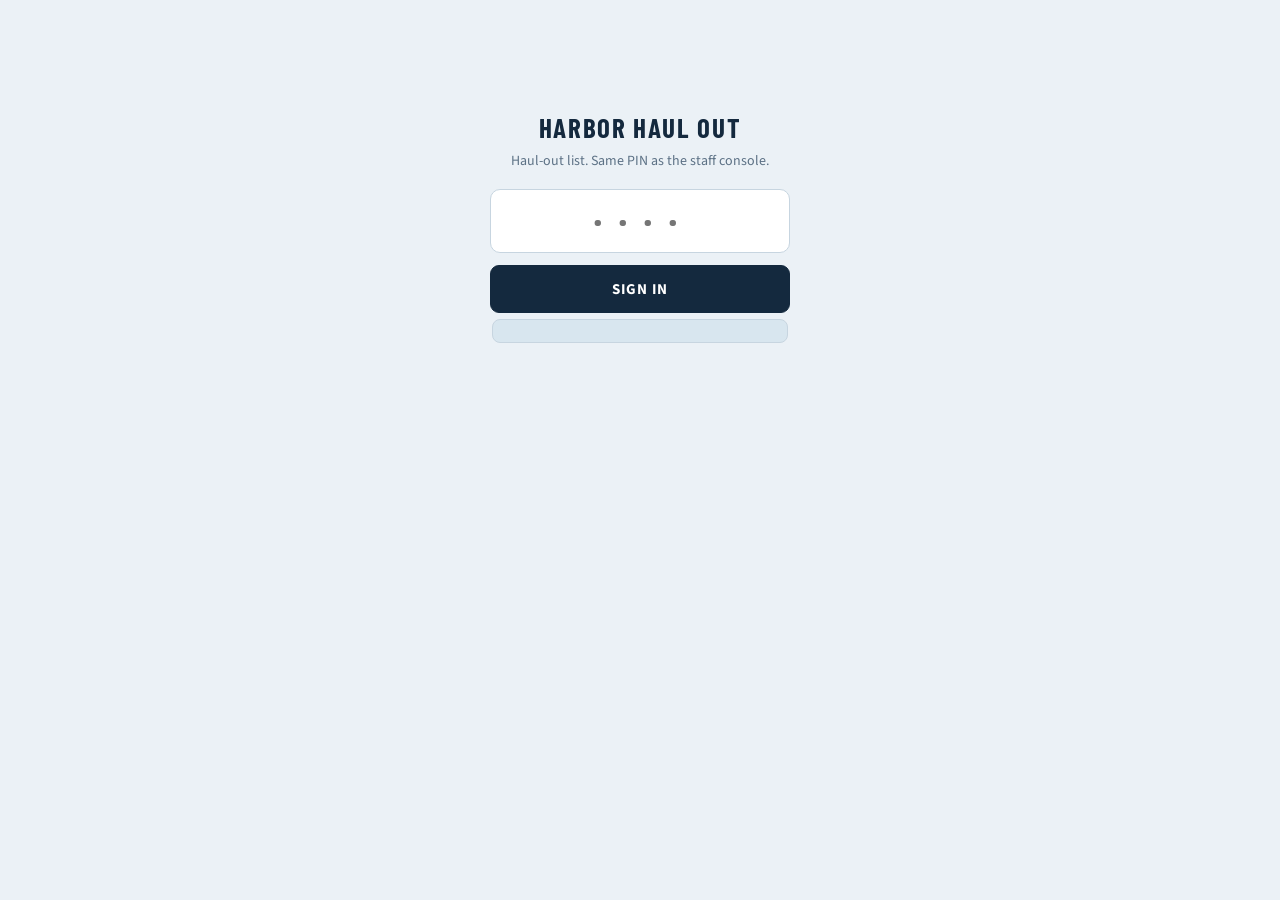
<file: harbor-haul-out/index.html>
<!DOCTYPE html>
<html lang="en">
<head>
<meta charset="utf-8">
<meta name="viewport" content="width=device-width, initial-scale=1, viewport-fit=cover">
<title>Quest Harbor Haul Out</title>
<!-- Staff-only, PIN-gated, and of no use to anybody who lands on it by
     accident. It should never turn up in a search result. -->
<meta name="robots" content="noindex, nofollow">
<!-- One Quest mark for the whole site: favicon.png at the repo root. From
     /harbor-haul-out/ that is one level up — the failure this rule exists to
     catch is a path that is right from the root and 404s from a subfolder. -->
<link rel="icon" type="image/png" href="../favicon.png">
<link rel="apple-touch-icon" href="../favicon.png">
<!-- Add to Home Screen is the whole reason this is a separate page rather than
     another console card: the crew opens it like an app, one tap, no browser
     chrome, already signed in. -->
<link rel="manifest" href="manifest.json">
<meta name="theme-color" content="#14293E">
<meta name="mobile-web-app-capable" content="yes">
<meta name="apple-mobile-web-app-capable" content="yes">
<meta name="apple-mobile-web-app-status-bar-style" content="black-translucent">
<meta name="apple-mobile-web-app-title" content="Harbor Haul Out">
<link rel="preconnect" href="https://fonts.googleapis.com">
<link rel="preconnect" href="https://fonts.gstatic.com" crossorigin>
<!-- Loaded without blocking the first paint: on a weak signal a blocking
     stylesheet from fonts.googleapis.com held the WHOLE page blank until it
     answered or timed out. media="print" makes the browser fetch it off the
     critical path; onload switches it on, and text renders in the fallback
     face until then (display=swap). -->
<link href="https://fonts.googleapis.com/css2?family=Barlow+Condensed:wght@500;600;700&family=IBM+Plex+Mono:wght@400;500;600&family=Source+Sans+3:ital,wght@0,400;0,600;0,700;1,400&display=swap" rel="stylesheet" media="print" onload="this.media='all'">
<noscript><link href="https://fonts.googleapis.com/css2?family=Barlow+Condensed:wght@500;600;700&family=IBM+Plex+Mono:wght@400;500;600&family=Source+Sans+3:ital,wght@0,400;0,600;0,700;1,400&display=swap" rel="stylesheet"></noscript>
<!-- The shared Quest palette. Linked, not re-typed — same bargain sign.html
     makes, and tools/check-design-tokens.js holds every copy to this file. -->
<link rel="stylesheet" href="../quest.css">
<style>
/* Everything below is specific to this page. Anything another Quest page would
   also want belongs in quest.css instead.

   DESIGNED FOR A GLOVE AND A GLARE. Every tap target is at least 44px, the
   type does not go below 14px, and nothing important is carried by colour
   alone — this is used outdoors, in November, by somebody holding a phone in
   one hand and a set of keys in the other. */
*{-webkit-tap-highlight-color:transparent}
body{background:var(--ice);overscroll-behavior-y:none}

/* ---- top bar ---- */
.bar{position:sticky;top:0;z-index:40;background:var(--navy);color:#fff;
  padding:calc(env(safe-area-inset-top) + 10px) 14px 0;box-shadow:0 2px 10px rgba(20,41,62,.25)}
.bar .row1{display:flex;align-items:center;gap:10px;min-height:34px}
.bar .ttl{font-family:var(--disp);font-size:21px;letter-spacing:.04em;font-weight:700;
  text-transform:uppercase;flex:1;min-width:0;overflow:hidden;text-overflow:ellipsis;white-space:nowrap}
.bar .who{font-size:12px;color:#B9CDDD;white-space:nowrap}
.bar .out{background:none;border:1px solid #2C4E73;color:#B9CDDD;border-radius:8px;
  padding:7px 10px;font-size:12px;font-family:var(--body);cursor:pointer;min-height:34px}
a.out{text-decoration:none;display:inline-flex;align-items:center;white-space:nowrap}
.bar .ttl.home{background:none;border:0;color:inherit;padding:0;text-align:left;cursor:pointer}
/* Tabs live in the bar so they survive the list scrolling under them. */
.tabs{display:flex;margin-top:10px}
.tabs button{flex:1;background:none;border:0;border-bottom:3px solid transparent;color:#9FC3DC;
  font-family:var(--body);font-size:13px;font-weight:700;padding:11px 2px;cursor:pointer;min-height:46px}
.tabs button.on{color:#fff;border-bottom-color:var(--gold)}
.tabs button .n{font-family:var(--mono);font-size:12px;font-weight:400;opacity:.8;margin-left:4px}

.wrap{max-width:720px;margin:0 auto;padding:12px 12px calc(env(safe-area-inset-bottom) + 28px)}
.msg{font-size:13.5px;color:var(--muted);margin:6px 2px}
.msg.err{color:var(--warn)}
.msg.ok{color:var(--ok)}
/* The freshness strip: what the crew is looking at came off the phone, and
   how old it is. Shown only while a refresh is running or has failed. */
.fresh{font-size:13px;color:var(--muted);margin:8px 2px 4px;padding:7px 10px;
  border:1px solid var(--line);border-radius:8px;background:var(--paper)}
.fresh.err{color:var(--warn);border-color:var(--warn);background:var(--warn-bg)}

/* ---- list ---- */
.grp{font-family:var(--disp);text-transform:uppercase;letter-spacing:.05em;color:var(--navy);
  font-size:17px;margin:16px 2px 6px;padding-bottom:5px;border-bottom:2px solid var(--gold)}
.grp:first-child{margin-top:4px}
.grp .c{float:right;font-family:var(--mono);font-size:12px;color:var(--muted);letter-spacing:0}
.card{background:#fff;border:1px solid var(--line);border-radius:var(--radius);
  padding:12px 13px;margin-bottom:8px;cursor:pointer;display:block;width:100%;text-align:left;
  font-family:var(--body);font-size:15px;color:var(--ink);min-height:56px}
.card:active{background:var(--frost-soft)}
/* The row's own action — "Pulled", "Stored". Its own tap target with real
   padding and a divider above it, because a crew member ticking twenty boats
   in a row must not open a detail sheet by accident, and must not tick the
   wrong boat by accident either. */
.card .act{display:block;width:100%;margin-top:10px;padding:12px;border-radius:9px;
  border:1.5px solid var(--navy);background:var(--navy);color:#fff;font-family:var(--body);
  font-size:14.5px;font-weight:700;cursor:pointer;min-height:46px}
.card .act.done{background:#fff;color:var(--navy)}
.card .act[disabled]{background:#fff;color:var(--muted);border-color:var(--line);cursor:not-allowed}
/* Search and sort, shown only on the lists where there are enough units for
   either to matter. */
.filter{display:flex;gap:8px;margin:4px 0 8px}
.filter input{flex:1;min-width:0;font-family:var(--body);font-size:16px;padding:10px 12px;
  border:1.5px solid var(--line);border-radius:9px;background:#fff;color:var(--ink);min-height:44px}
.filter button{flex:0 0 auto;font-family:var(--body);font-size:13.5px;font-weight:700;
  padding:10px 13px;border-radius:9px;border:1.5px solid var(--navy);background:#fff;
  color:var(--navy);cursor:pointer;min-height:44px;white-space:nowrap}
.card .nm{font-weight:700;color:var(--navy);font-size:16px}
.card .sub{color:var(--muted);font-size:13px;margin-top:2px}
.card .ln{display:flex;justify-content:space-between;align-items:baseline;gap:10px}
.slip{font-family:var(--mono);font-weight:600;color:var(--navy);white-space:nowrap}
/* Requested pull timing, on the pull list. Carried by the words, not colour. */
.card .when{font-size:13.5px;font-weight:600;color:var(--navy);margin-top:3px}
.card .when.na{color:var(--muted);font-weight:500}
.badge{display:inline-block;font-size:11px;font-weight:700;border-radius:999px;padding:2px 8px;
  margin-top:6px;letter-spacing:.03em}
.badge.stop{background:var(--warn);color:#fff}
.badge.money{background:var(--gold-soft);color:#7A5714;border:1px solid var(--gold)}
.badge.none{background:#fff;color:var(--muted);border:1px solid var(--line)}
.badge.note{background:var(--frost-soft);color:var(--navy);margin-left:6px}
/* THE ALERT. Deliberately NOT the solid red of "do not pull" and not the gold
   of a money hold — those two mean "stop", and an alert means "read this
   first". An outlined warning strip reads as urgent without competing with
   the thing that can stop a boat being moved at all. Carried by an icon AND
   the word, never by colour alone: this is read outdoors in November. */
.alert{display:flex;gap:7px;align-items:flex-start;background:var(--warn-bg);
  border-left:4px solid var(--warn);border-radius:6px;padding:8px 10px;margin-top:8px;
  font-size:13.5px;font-weight:600;color:#6B3A14;line-height:1.35}
.alert .i{flex:0 0 auto;font-size:15px}
.sheet .alert{margin:0;border-radius:0;border-left:0;border-top:3px solid var(--warn);
  padding:13px 14px;font-size:15px}
/* WINTERIZE PENDING. The second strip, and kept visibly different from THE
   ALERT above: navy on ice with a snowflake, not warning orange with a ⚠.
   The alert is what somebody typed and means "read this first"; this one is
   worked out by the server from the mechanics' ticks and means "the engine
   still needs doing". Both can be on the same row and must both be seen —
   neither replaces, hides or reuses the other. Icon AND words, never colour
   alone. Cleared by the last tick in the mechanic app, never from here. */
.winterize{display:flex;gap:7px;align-items:flex-start;background:var(--frost-soft);
  border-left:4px solid var(--navy);border-radius:6px;padding:8px 10px;margin-top:8px;
  font-size:13.5px;font-weight:600;color:var(--navy);line-height:1.35}
.winterize .i{flex:0 0 auto;font-size:15px}
.sheet .winterize{margin:0;border-radius:0;border-left:0;border-top:3px solid var(--navy);
  padding:13px 14px;font-size:15px}
.winterize ul{margin:6px 0 0;padding-left:18px;font-weight:400}
/* WASHES & ITEMS TO QUOTE. Work on the unit, not a warning: a dashed outline
   on white, so it never reads as the alert or the winterize strip. The same
   list the console prints as "Items to Quote" (itemsToQuoteOf_ on the server
   decides it; this only shows it). */
.tqline{display:flex;gap:7px;align-items:flex-start;border:1.5px dashed var(--navy);border-radius:6px;
  padding:6px 10px;margin-top:8px;font-size:13px;color:var(--navy);line-height:1.35;background:#fff}
.tqline .i{flex:0 0 auto}
.tqlist{list-style:none;margin:0;padding:0}
.tqlist li{display:flex;justify-content:space-between;gap:10px;padding:7px 0;border-bottom:1px solid var(--frost)}
.tqlist li:last-child{border-bottom:0}
.tqlist .st{font-size:12.5px;color:var(--muted);white-space:nowrap}
.tqlist .st.need{color:#6B3A14;font-weight:600}
.tqlist li.open{flex-wrap:wrap}
.tqprice{flex:1 1 100%;display:flex;gap:8px;margin-top:8px;flex-wrap:wrap}
.tqprice input.txt{flex:1 1 110px;width:auto}
.tqprice .btn{flex:1 1 100%}

/* ---- detail sheet ---- */
.sheet{position:fixed;inset:0;z-index:60;background:var(--ice);overflow-y:auto;
  -webkit-overflow-scrolling:touch}
.sheet.hide{display:none}
.shead{position:sticky;top:0;background:var(--navy);color:#fff;
  padding:calc(env(safe-area-inset-top) + 12px) 14px 12px;display:flex;align-items:flex-start;gap:10px}
.shead .t{flex:1;min-width:0}
.shead .t b{font-family:var(--disp);font-size:20px;letter-spacing:.03em;display:block}
.shead .t span{font-family:var(--mono);font-size:12px;color:#B9CDDD}
.shead .x{background:none;border:1px solid #2C4E73;color:#fff;border-radius:8px;
  font-size:18px;line-height:1;padding:9px 13px;cursor:pointer;min-height:44px;min-width:44px}
.auth{padding:12px 14px;font-weight:700;font-size:14.5px;letter-spacing:.02em}
.auth.stop{background:var(--warn);color:#fff}
.auth.money{background:var(--gold-soft);color:#7A5714;border-bottom:2px solid var(--gold)}
.auth.go{background:var(--ok-bg);color:var(--ok);border-bottom:2px solid var(--ok)}
.auth small{display:block;font-weight:400;font-size:12.5px;margin-top:3px;opacity:.9}
.blk{background:#fff;border:1px solid var(--line);border-radius:var(--radius);padding:13px;margin-bottom:10px}
.blk h3{font-family:var(--disp);text-transform:uppercase;letter-spacing:.05em;font-size:15px;
  color:var(--navy);margin-bottom:8px}
.kv{display:flex;justify-content:space-between;gap:12px;padding:7px 0;border-bottom:1px dashed var(--line);
  font-size:14.5px}
.kv:last-child{border-bottom:0}
.kv span{color:var(--muted);flex:0 0 auto}
.kv b{color:var(--ink);text-align:right;word-break:break-word}
.kv b.miss{color:var(--warn);font-weight:600}
.btn{display:inline-flex;align-items:center;justify-content:center;gap:7px;border-radius:9px;
  border:1.5px solid var(--navy);background:var(--navy);color:#fff;font-family:var(--body);
  font-size:15px;font-weight:700;padding:12px 16px;cursor:pointer;text-decoration:none;min-height:48px}
.btn.ghost{background:#fff;color:var(--navy)}
.btn.gold{background:var(--gold);border-color:var(--gold)}
.btn.wide{width:100%}
.btn[disabled]{opacity:.55}
.btn.rec{background:var(--warn);border-color:var(--warn)}
.btn.stop{background:var(--warn);border-color:var(--warn)}
/* PULL ANYWAY. A pop-up over the opened unit, not an inline box: it has to be
   in the way, because what it records is an exception to the liability rule.
   Above the detail sheet (z 60) and below the toast. */
.dlg{position:fixed;inset:0;z-index:80;background:rgba(20,41,62,.6);display:flex;
  align-items:center;justify-content:center;padding:14px}
.dlg.hide{display:none}
.dlg .box{background:#fff;border-radius:14px;max-width:460px;width:100%;max-height:92vh;overflow-y:auto}
.dlg .hd{background:var(--warn);color:#fff;padding:13px 15px;font-weight:700;font-size:16px;
  border-radius:14px 14px 0 0}
.dlg .bd{padding:14px 15px}
.dlg ul{margin:6px 0 10px;padding-left:20px;font-weight:700;color:var(--warn)}
.dlg .bd p{font-size:14.5px;line-height:1.4;margin:0 0 8px}
.pullstop{background:var(--warn-bg);border-left:4px solid var(--warn);border-radius:6px;padding:8px 10px;
  margin-top:8px;font-size:13.5px;font-weight:700;color:#6B3A14}
.row2{display:flex;gap:8px}.row2>*{flex:1}
textarea.txt{width:100%;font-family:var(--body);font-size:16px;padding:11px;border:1.5px solid var(--line);
  border-radius:9px;background:#fff;color:var(--ink);resize:vertical}
/* 16px is not a taste. Anything smaller and iOS zooms the page in when the
   field takes focus, which on a phone held one-handed beside a boat means the
   next tap lands somewhere else entirely. */
input.txt{width:100%;font-family:var(--body);font-size:16px;padding:11px;border:1.5px solid var(--line);
  border-radius:9px;background:#fff;color:var(--ink)}
.fld{display:block;font-size:12px;font-weight:700;text-transform:uppercase;letter-spacing:.05em;
  color:var(--muted);margin-bottom:4px}
.chk{display:flex;align-items:center;gap:9px;font-size:15px;color:var(--ink);padding:9px 0}
.chk input{width:21px;height:21px;accent-color:var(--navy)}
.dfrow{display:flex;justify-content:space-between;gap:12px;font-size:14px;padding:5px 0;
  border-bottom:1px dashed var(--line)}
.dfrow:last-child{border-bottom:0}
.dfrow .dl{color:var(--ink)}
.dfrow .da{font-family:var(--mono);white-space:nowrap;color:var(--muted)}
.dfrow.add .dl{color:var(--ok)}
.dfrow.rem .dl{color:var(--warn);text-decoration:line-through}
.dbox{background:var(--frost-soft);border:1px solid var(--frost);border-radius:9px;padding:11px;margin-top:10px}
.dbox .tot{display:flex;justify-content:space-between;font-weight:700;color:var(--navy);
  font-size:15px;margin-top:8px;padding-top:8px;border-top:1px solid var(--frost)}
.logrow{border-left:3px solid var(--frost);padding:7px 0 7px 10px;margin-bottom:8px;font-size:14.5px}
.logrow .w{font-size:12px;color:var(--muted);font-family:var(--mono)}
.thumbs{display:flex;flex-wrap:wrap;gap:7px;margin-top:9px}
.hide{display:none!important}
.upchip{position:fixed;left:12px;right:12px;bottom:calc(env(safe-area-inset-bottom) + 64px);
  background:var(--navy);color:#fff;border-radius:10px;padding:10px 14px;font-size:13.5px;
  z-index:70;box-shadow:0 6px 18px rgba(20,41,62,.35);display:flex;align-items:center;gap:10px}
.upchip .bar{flex:1;height:6px;background:#2C4E73;border-radius:99px;overflow:hidden}
.upchip .bar i{display:block;height:100%;width:0;background:var(--gold);transition:width .2s}
.toast{position:fixed;left:50%;transform:translateX(-50%);bottom:calc(env(safe-area-inset-bottom) + 18px);
  background:var(--navy-deep);color:#fff;padding:11px 18px;border-radius:999px;font-size:14px;
  opacity:0;pointer-events:none;transition:opacity .18s;z-index:80;max-width:90vw;text-align:center}
.toast.show{opacity:1}

/* ---- login ---- */
.login{max-width:340px;margin:12vh auto 0;padding:0 20px;text-align:center}
.login h1{font-family:var(--disp);text-transform:uppercase;letter-spacing:.06em;color:var(--navy);
  font-size:27px;margin-bottom:4px}
.login p{color:var(--muted);font-size:14px;margin-bottom:18px}
.pin{width:100%;font-family:var(--mono);font-size:26px;letter-spacing:.35em;text-align:center;
  padding:14px;border:1.5px solid var(--line);border-radius:10px;background:#fff;color:var(--navy)}
</style>
</head>
<body>

<!-- ===================== LOGIN ===================== -->
<div id="login" class="login">
  <h1>Harbor Haul Out</h1>
  <p>Haul-out list. Same PIN as the staff console.</p>
  <!-- type="password", not "tel": tel showed the PIN on screen as it was typed.
       inputmode keeps the number pad. -->
  <input class="pin" id="pin" type="password" inputmode="numeric" pattern="[0-9]*" autocomplete="off"
         maxlength="8" placeholder="••••" aria-label="Staff PIN">
  <button class="btn wide" id="loginBtn" style="margin-top:12px" onclick="doLogin()">Sign in</button>
  <div class="msg" id="loginMsg"></div>
</div>

<!-- ===================== APP ===================== -->
<div id="app" class="hide">
  <div class="bar">
    <div class="row1">
      <!-- Tap the name for this app's home; Tools for every Quest app. -->
      <button class="ttl home" onclick="goHome()" aria-label="Harbor Haul Out home">Harbor Haul Out</button>
      <div class="who" id="who"></div>
      <a class="out" href="https://questws.github.io/" aria-label="All Quest tools">&#8962; Tools</a>
      <button class="out" onclick="signOut()">Sign out</button>
    </div>
    <!-- The four states a unit moves through, in the order it moves through
         them. Left to right is the season, and the first two are the two ways
         a unit arrives: we fetch it, or the customer brings it. -->
    <div class="tabs">
      <button id="tabPull" class="on" onclick="setTab('pull')">To pull<span class="n" id="nPull"></span></button>
      <button id="tabAwait" onclick="setTab('await')">Awaiting<span class="n" id="nAwait"></span></button>
      <button id="tabStore" onclick="setTab('store')">To store<span class="n" id="nStore"></span></button>
      <button id="tabStored" onclick="setTab('stored')">Stored<span class="n" id="nStored"></span></button>
    </div>
  </div>
  <div class="wrap">
    <!-- At the top, not under the list: it is the first thing tapped, before
         heading out, and under a long list nobody scrolls to it. -->
    <button class="btn ghost wide" id="warmBtn" onclick="getReady()">Get ready</button>
    <div class="msg" id="warmMsg">Tap before you head out — opening a unit is fast for the next 2 hours.</div>
    <div class="filter" id="filterBar">
      <input id="q" type="search" placeholder="Search name, quote # or slip"
             autocomplete="off" autocapitalize="none" oninput="render()" aria-label="Search">
      <button id="sortBtn" class="hide" onclick="toggleSort()">Location</button>
    </div>
    <div class="fresh hide" id="fresh"></div>
    <div class="msg" id="listMsg">Loading…</div>
    <div id="list"></div>
    <div style="margin-top:14px"><button class="btn ghost wide" onclick="loadList(1)">Refresh</button></div>
  </div>
</div>

<!-- ===================== DETAIL ===================== -->
<div id="sheet" class="sheet hide">
  <div class="shead">
    <div class="t"><b id="dName"></b><span id="dQn"></span></div>
    <button class="x" onclick="closeSheet()" aria-label="Close">✕</button>
  </div>
  <div id="dAuth"></div>
  <div class="fresh hide" id="dFresh"></div>
  <div id="dAlert"></div>
  <div id="dWinter"></div>
  <div class="wrap">
    <div id="dCall"></div>
    <div class="blk"><h3>Where it is</h3><div id="dState"></div></div>
    <div class="blk"><h3>The unit</h3><div id="dFacts"></div></div>
    <div class="blk hide" id="tqBlk"><h3>Washing, detailing &amp; items to quote</h3><div id="dTq"></div></div>
    <div class="blk hide" id="dimsBlk">
      <h3>Measurements</h3>
      <div class="msg" id="dimsNow" style="margin-top:0"></div>
      <div id="dimsFields"></div>
      <div id="dimsNoteWrap" class="hide" style="margin-top:8px">
        <label class="fld" for="dimsNote">Why (optional)</label>
        <input class="txt" id="dimsNote" placeholder="Measured at the ramp">
      </div>
      <button class="btn wide" id="dimsPrevBtn" style="margin-top:10px" onclick="previewDims()">Price the change</button>
      <div id="dimsDiff" class="hide"></div>
      <div class="msg" id="dimsMsg"></div>
    </div>
    <div class="blk">
      <h3>Harbor Haul Out log</h3>
      <div id="dLog"></div>
      <textarea class="txt" id="noteText" rows="3" placeholder="What you can see from here…"></textarea>
      <div id="recBox" style="margin-top:8px"></div>
      <button class="btn wide" id="noteBtn" style="margin-top:8px" onclick="saveNote()">Save note</button>
      <div class="msg" id="noteMsg"></div>
    </div>
    <div class="blk">
      <h3>Condition photos &amp; video</h3>
      <div class="msg" id="photoCounts" style="margin-top:0">—</div>
      <div class="row2" style="margin-top:8px">
        <button class="btn ghost" onclick="$('camIn').click()">📷 Photo</button>
        <button class="btn ghost" onclick="$('vidIn').click()">🎥 Video</button>
      </div>
      <button class="btn ghost wide" style="margin-top:8px" onclick="$('galIn').click()">Choose from gallery</button>
      <!-- TWO camera inputs, one per kind, and that is not tidiness.
           `capture` tells the phone to open the camera, but it cannot tell it
           WHICH MODE to open in — so an accept list naming both image/* and
           video/* is ambiguous and the browser gives up and shows the gallery
           picker instead. That is exactly what happened when video was added
           to a single combined input.
           `multiple` is off both of them for the same class of reason: the
           spec says capture implies a single file, and Chrome on Android
           ignores capture outright when multiple is present.
           The GALLERY input is the one that must never carry capture — on
           Android that would force the camera and remove the gallery. -->
      <input type="file" id="camIn" class="hide" accept="image/*" capture="environment">
      <input type="file" id="vidIn" class="hide" accept="video/*" capture="environment">
      <input type="file" id="galIn" class="hide" accept="image/*,video/*" multiple>
      <div class="msg" id="upMsg"></div>
      <div style="margin-top:8px"><button class="btn ghost wide" id="openFolder" onclick="openFolder()">Open photo folder</button></div>
    </div>
  </div>
</div>

<!-- Uploads belong to the QUOTE, not to whatever screen is open, so their
     progress lives out here. Close the unit, go back to the list, keep
     ticking boats off — the clip keeps going. -->
<div class="upchip hide" id="upChip"></div>

<!-- PULL ANYWAY — filled by pullAnyway(). Nothing is recorded until the
     confirm button; Cancel and a tap outside record nothing. -->
<div id="pullDlg" class="dlg hide" onclick="if(event.target===this)closePullDlg()">
  <div class="box" role="dialog" aria-modal="true" aria-labelledby="pullHd">
    <div class="hd" id="pullHd">Not cleared to pull</div>
    <div class="bd">
      <div id="pullWhat"></div>
      <label class="fld" for="pullNote">Notes (optional)</label>
      <textarea class="txt" id="pullNote" rows="3" maxlength="1500"
        placeholder="Why it had to come out now, who OK'd it…"></textarea>
      <div class="row2" style="margin-top:10px">
        <button class="btn ghost" onclick="closePullDlg()">Cancel</button>
        <button class="btn stop" id="pullGo" onclick="confirmPullAnyway()">Yes, pull it anyway</button>
      </div>
    </div>
  </div>
</div>
<div class="toast" id="toast"></div>

<script>
/* ===========================================================================
   HARBOR HAUL OUT — the haul-out list as an app
   ---------------------------------------------------------------------------
   Four lists, and they are one field read four ways (PLACEMENT_STATES_ in the
   .gs). Left to right is the season, and the first two are the two ways a
   unit gets here at all — we fetch it, or the customer brings it:

     TO PULL   every unit with a slip number that has not been pulled yet —
               the boats still in the water, in the order the customer asked
               for. Ticking one off moves it along and it leaves this list.
     AWAITING  nothing recorded and no slip number: as far as the system knows
               it is still at the customer's, waiting to be dropped off. A
               boat CANNOT be pulled without a slip — we would not know where
               to go — so a boat that is really in the water shows up here
               instead of there, and that is the point: this list is how a
               missing slip number becomes visible instead of silent.
     TO STORE  everything waiting for a spot: the ones we pulled, and the ones
               the customer drove in themselves. The actual work queue.
     STORED    in its spot, done. Kept rather than hidden, because "did we
               already put that one away" is a question people ask.

   Every row is on exactly one of the four. Before Awaiting existed a unit with
   no slip and nothing recorded was on NONE of them — 30 of 35 quotes, invisible
   on the phone.

   Searchable: all four. Sorted: the storage lists by location or name;
   To pull and Awaiting only ever by the timing the customer asked for, because
   their order IS the information and re-sorting would lose it. A search there
   only narrows — whatever is left stays in that order.

   It is a separate page rather than another console card because it is used
   with one hand, outdoors, in November: big targets, no horizontal scrolling,
   nothing important carried by colour alone, and Add to Home Screen so it
   opens like an app instead of a bookmark.

   IT DECIDES NOTHING. Whether a unit may be pulled is the server's answer
   (haulAuth_ in the .gs), shipped on every row; this page renders it. Three
   surfaces now ask that question — the console, the printed sheet and this —
   and a copy per surface is a liability rule free to go stale on two of them.
=========================================================================== */
const API_URL='https://script.google.com/macros/s/AKfycbxv8kqGKXU_4-9TytfWzdrv-QqqmyrYLxRwd8FDfA8b47sX3NlEBNDlIwIHRuQObZbL9w/exec';
const $=id=>document.getElementById(id);
/* Same storage keys as the staff console, deliberately: both are served from
   the same origin, so signing in on one signs you in on the other. One PIN
   entry per phone per shift instead of two. */
let T=localStorage.getItem('qwtok')||'', ME=null;
try{ ME=JSON.parse(localStorage.getItem('qwme')||'null'); }catch(e){ ME=null; }
let ROWS=[], TAB='pull', CUR=null, PHOTOURL='';

function esc(v){ return String(v==null?'':v).replace(/&/g,'&amp;').replace(/</g,'&lt;')
  .replace(/>/g,'&gt;').replace(/"/g,'&quot;').replace(/'/g,'&#39;'); }
/* A JS string literal safe to drop inside a DOUBLE-QUOTED HTML attribute.
   ---------------------------------------------------------------------------
   JSON.stringify emits double quotes. Put that straight into onclick="..." and
   the first one ENDS THE ATTRIBUTE: the browser is left with the handler
   `openQuote(` — a syntax error — and the tap silently does nothing.

   Every row tap and every action button in this app shipped dead because of
   exactly that. Nothing threw, nothing logged, the markup looked right in the
   source; it only showed up as "tapping names does not load anything".
   Use this for any value going into an on*= handler. */
function jsArg_(v){ return JSON.stringify(String(v)).replace(/"/g,'&quot;'); }
function toast(t){ const el=$('toast'); el.textContent=t; el.classList.add('show');
  setTimeout(()=>el.classList.remove('show'),2800); }
function setMsg(id,t,ok){ const m=$(id); if(!m)return; m.textContent=t;
  m.className='msg '+(ok===true?'ok':ok===false?'err':''); }

/* ---------------------------------------------------------------------------
   TALKING TO THE BACKEND
   ---------------------------------------------------------------------------
   The harbor is where the dropped-POST problem was found in the first place, so
   this page cannot pretend it does not exist. Apps Script answers a POST with
   a redirect to a one-shot URL, and on a phone with two bars that leg comes
   back 404 — a transport failure, which is NOT the server saying no.

   This is a deliberately small subset of the staff console's transport, not a
   copy of it. The hard half lives on the SERVER and is shared: the GET
   allow-list is enforced there, and a write's request id is claimed there, so
   asking twice replays one answer instead of doing the work twice. What is
   here is only the client's side of that contract:

     reads   POST, and on a transport failure retry over GET.
     writes  POST carrying a rid; on a transport failure ask jobStatus over GET
             what actually became of it, rather than guessing.

   API_GET_OK must stay a SUBSET of the server's CONSOLE_GET_FNS_ — the server
   refuses a GET naming a write, so a wrong entry here is a retry that can only
   ever fail. tools/check-harbor-haul-out.js asserts the subset by reading both. */
const API_GET_OK={auth:1,ping:1,warmup:1,lookup:1,storageView:1,photoInfo:1,jobStatus:1,dimsPreview:1};
function terr_(m,c){ const e=new Error(m); e.transport=(c===undefined?0:c); return e; }
function isTerr_(e){ return !!(e&&e.transport!==undefined); }
function wait_(ms){ return new Promise(r=>setTimeout(r,ms)); }
function rid_(){
  try{ if(window.crypto&&window.crypto.randomUUID) return window.crypto.randomUUID(); }catch(e){}
  return 'r'+Date.now().toString(36)+Math.random().toString(36).slice(2,10);
}
/* The fingerprint of a lost call: doGet's customer quote-loader answering a
   question it was never asked. Matched on wording, which is fragile, so
   check-harbor-haul-out.js pins it against the .gs's real string. */
function lost_(j){
  return !!(j&&!j._api&&Number(j.ok)===0&&typeof j.error==='string'&&
            /quote number and last name/i.test(j.error));
}
async function read_(res){
  if(!res.ok) throw terr_('Network error ('+res.status+')',res.status);
  try{ return await res.json(); }
  catch(e){ throw terr_('The server’s reply could not be read.',res.status); }
}
/* Every request here has a clock. 17 Nov 2026: Google's front door dropped
   about one request in three for an afternoon — zero bytes, no error, for as
   long as anyone would wait — and the next one answered in under a second. A
   request with no limit was a spinner that never ended. Stopping the wait
   does not stop work that did arrive (Apps Script runs it to the end); for a
   write, the rid is what makes asking about it, and re-sending it when the
   server has never seen it, safe. Same numbers and reasons as the console
   (API_WRITE_TIMEOUT_MS in admin/index.html). */
const WRITE_MS=25000, READ_MS=30000, STATUS_MS=15000, NO_LIMIT_BYTES=65536;
async function timed_(url,opts,ms){
  let timer=null,ctl=null;
  if(ms&&typeof AbortController==='function'){
    ctl=new AbortController(); opts.signal=ctl.signal;
    timer=setTimeout(function(){ ctl.abort(); },ms);
  }
  try{ return await fetch(url,opts); }
  catch(e){
    if(ctl&&ctl.signal.aborted){ const t=terr_('The server took too long to answer.',0); t.timedOut=true; throw t; }
    throw terr_('Could not reach the server.',0);
  }
  finally{ if(timer!==null) clearTimeout(timer); }
}
async function post_(body,ms){
  const txt=JSON.stringify(body);
  const res=await timed_(API_URL,{method:'POST',headers:{'Content-Type':'text/plain;charset=utf-8'},
    body:txt},(txt.length>NO_LIMIT_BYTES)?0:ms);
  return read_(res);
}
async function get_(body,ms){
  const u=API_URL+'?api=console&fn='+encodeURIComponent(body.fn)+
    '&token='+encodeURIComponent(body.token||'')+
    '&args='+encodeURIComponent(JSON.stringify(body.args||[]))+'&t='+Date.now();
  if(u.length>6000) throw new Error('Too much data for the fallback route — try again in a moment.');
  const res=await timed_(u,{method:'GET',redirect:'follow'},ms);
  return read_(res);
}
/* A write whose answer went missing. Ask, over GET, because POST is the route
   that broke. `running` or `done` is never re-sent. Only when the server keeps
   saying it has never heard of the rid is it sent again — with the SAME rid,
   so if the first copy turns up after all the server does the work once and
   answers the other copy with "still running" or the stored answer. Twice at
   most. */
async function settle_(body){
  const rid=body.rid;
  toast('Connection dropped — checking whether that saved…');
  let unknown=0, resent=0;
  for(let i=0;i<24;i++){
    await wait_(i?2500:1500);
    let s=null;
    try{ s=await get_({fn:'jobStatus',token:T,args:[rid]},STATUS_MS); }catch(e){ continue; }
    if(!s||!s._api||Number(s.ok)!==1) continue;
    if(s.state==='done') return {reply:s.reply};
    if(s.state==='running'){ unknown=0; continue; }
    if(++unknown<3) continue;
    if(resent>=2) return {never:true};
    resent++; unknown=0;
    toast('That didn’t reach the server — sending it again…');
    try{
      const j=await post_(body,WRITE_MS);
      if(j&&!lost_(j)&&!j.pending) return {reply:j};
    }catch(e){ if(!isTerr_(e)) throw e; }
  }
  return {};
}
/* A READ IS ASKED TWICE. diagnoseSpeed() (30 Sep 2026) put the server's own
   work at one to two seconds, while the phone waited fifty for the same list
   and longer for one unit. The time is between the phone and the function —
   Apps Script starting the request, the redirect leg a POST's answer travels
   through, the first attempt stalling on the harbor's signal — and the old
   shape waited for the POST to give up before trying the GET route, which is
   exactly the wait Chris recorded. Now a read that has not answered in
   HEDGE_MS is also asked over GET, and the first real answer wins; the other
   is ignored when it lands. Only READS: a write is sent once and, if its
   answer goes missing, asked about (settle_) — re-sent only under its own rid,
   and only when the server says it never arrived. Every read here
   is idempotent and the storage view is cached on the server, so the second
   execution costs nothing that matters. */
const HEDGE_MS=6000;
function readHedged_(body){
  return new Promise(function(resolve,reject){
    let settled=false, getFired=false, errs=0, firstErr=null;
    const done=function(j){ if(!settled){ settled=true; resolve(j); } };
    const fireGet=function(){
      if(getFired||settled) return;
      getFired=true;
      get_(body,READ_MS).then(take,fail);
    };
    const fail=function(e){
      if(settled) return;
      if(!firstErr) firstErr=e;
      if(++errs>=2){ settled=true; reject(firstErr); return; }
      fireGet();                                   // one road failed: ask the other now
    };
    const take=function(j){ if(lost_(j)) fail(terr_('The request never reached the console API.',0)); else done(j); };
    post_(body,READ_MS).then(take,function(e){
      if(!isTerr_(e)){ if(!settled){ settled=true; reject(e); } return; }
      fail(e);
    });
    setTimeout(fireGet,HEDGE_MS);
  });
}
async function api(fn,args){
  const isRead=!!API_GET_OK[fn];
  const body={api:'console',fn:fn,token:T,args:args||[]};
  if(isRead) return readHedged_(body);
  body.rid=rid_();
  let dropped=null;
  try{
    const j=await post_(body,WRITE_MS);
    if(!lost_(j)) return j;
    dropped=terr_('The request never reached the console API.',0);
  }catch(e){
    if(!isTerr_(e)) throw e;
    dropped=e;
  }
  const out=await settle_(body);
  if(out.reply) return out.reply;
  /* `lost` marks both: the server never answered this. Only a caller for whom
     asking again is harmless may act on it (uploadOne_, for an upload session,
     which creates nothing until a file is finished). */
  if(out.never) return {ok:0,lost:1,error:'That did not reach the server — nothing was saved. Try again.'};
  /* Neither confirmed nor refuted. Say exactly that: telling somebody it
     failed is how the same note gets written twice, or a real one gets lost. */
  return {ok:0,lost:1,error:'The connection dropped and the server has not said what happened. '+
    'Do NOT send it again — pull down to refresh in a moment and check whether it is there.'};
}

/* ---------------------------------------------------------------------------
   SIGN IN
--------------------------------------------------------------------------- */
async function doLogin(){
  const pin=($('pin').value||'').trim();
  if(!pin){ setMsg('loginMsg','Enter your PIN.',false); return; }
  const b=$('loginBtn'); b.disabled=true; b.textContent='Checking…';
  setMsg('loginMsg','');
  try{
    const r=await api('auth',[pin]);
    if(!r||!r.ok){ setMsg('loginMsg',(r&&r.error)||'Could not sign in.',false); return; }
    T=r.token; ME={name:r.name,admin:!!r.admin,perms:r.perms||{}};
    try{ localStorage.setItem('qwtok',T); localStorage.setItem('qwme',JSON.stringify(ME)); }catch(e){}
    showApp();
  }catch(e){ setMsg('loginMsg',e.message,false); }
  finally{ b.disabled=false; b.textContent='Sign in'; }
}
/* `keep`: an expired session sends the crew back to the PIN screen but keeps
   the list on the phone, or every morning would start with the blank screen
   the list cache exists to remove. The Sign out button clears it. */
function signOut(keep){
  T=''; ME=null;
  try{ localStorage.removeItem('qwtok'); localStorage.removeItem('qwme'); localStorage.removeItem('qwready'); }catch(e){}
  READY_UNTIL=0; clearTimeout(WARM_TIMER);
  if(!keep){ listDrop_(); qDropAll_(); ROWS=[]; LIST_AT=0; }
  $('app').classList.add('hide'); $('sheet').classList.add('hide');
  $('login').classList.remove('hide'); $('pin').value='';
}
/* The `keys` permission is what lets somebody record harbor facts — the same bar
   the console puts on keys, slip and the staff note. Mirrors canKeys_'s
   fallback for roster entries written before that permission existed, because
   ME is cached in localStorage and a session opened before it would otherwise
   lose the note box on an action the server still accepts. */
function canWrite(){
  if(!ME) return false;
  if(ME.admin) return true;
  const p=ME.perms||{};
  if(p.keys===undefined||p.keys===null||p.keys==='') return !!(p.adjust||p.pay);
  return !!p.keys;
}
function canPhotos(){ return !!(ME&&(ME.admin||(ME.perms||{}).photos)); }
/* Pricing a quote request (a detail, wash & wax, bottom paint…). Mirrors
   canQuote_ in the .gs including its fallback: unset means `adjust`. The
   server checks it again; this only decides whether the box is drawn. */
function canQuote(){
  if(!ME) return false;
  if(ME.admin) return true;
  const p=ME.perms||{};
  if(p.quote===undefined||p.quote===null||p.quote==='') return !!p.adjust;
  return !!p.quote;
}
/* Mirrors canMeasure_ in the .gs INCLUDING its fallback, which is now
   canKeys_: whoever can record harbor facts can correct a measurement. Chris's
   call — the people holding the tape are the crew, and leaving it on
   `adjust` left it with the two admins who never hold one.
   The mirror matters because ME is cached in localStorage, so a session opened
   before the permission existed must read `undefined` the way the server does
   rather than as a flat no. canWrite() is already this file's copy of
   canKeys_, so the fallback goes through it and cannot drift from it. */
function canMeasure(){
  if(!ME) return false;
  if(ME.admin) return true;
  const p=ME.perms||{};
  if(p.measure===undefined||p.measure===null||p.measure==='') return canWrite();
  return !!p.measure;
}

/* GET READY — the same button as the console's, same server call (adminWarmup
   in the .gs), which writes nothing. The list already loads on open; what was
   still cold the first time in a while was the server behind it and the
   index that finds one unit without scanning the sheet. For READY_HOURS after
   the tap it re-warms every KEEP_WARM_MS while the app is on screen, and the
   moment it comes back to the front — a phone stops timers with the screen off. */
const READY_HOURS=2, KEEP_WARM_MS=5*60*1000;
let READY_UNTIL=0, LAST_WARM=0, WARM_BUSY=false, WARM_TIMER=null;
try{ READY_UNTIL=Number(localStorage.getItem('qwready')||0)||0; }catch(e){}
function readyLeft_(){
  const m=Math.round((READY_UNTIL-Date.now())/60000);
  return m>=60?Math.floor(m/60)+' hr '+(m%60)+' min':m+' min';
}
async function getReady(){
  if(WARM_BUSY||!T) return;
  WARM_BUSY=true;
  const b=$('warmBtn'), t0=Date.now();
  b.disabled=true; b.textContent='Getting ready…';
  setMsg('warmMsg','Waking the server and loading the lists. The first one of the day can take 20–40 seconds.');
  try{
    const r=await api('warmup',[]);
    if(!r||!r.ok){ setMsg('warmMsg','Could not get ready: '+((r&&r.error)||'no answer')+' — try again.',false); return; }
    LAST_WARM=Date.now();
    READY_UNTIL=Date.now()+READY_HOURS*3600000;
    try{ localStorage.setItem('qwready',String(READY_UNTIL)); }catch(e){}
    const bad=(r.steps||[]).filter(function(x){ return x.error; });
    setMsg('warmMsg','Ready \u2713 '+((Date.now()-t0)/1000).toFixed(1)+'s'+
      (r.units?' \u00b7 '+r.units+' units indexed':'')+
      (bad.length?' \u00b7 '+bad.map(function(x){ return x.what+' failed'; }).join(', '):'')+
      ' \u00b7 staying warm for '+readyLeft_()+'.',!bad.length);
    keepWarm_();
  }catch(e){ setMsg('warmMsg','Could not get ready: '+e.message+' — try again.',false); }
  finally{ WARM_BUSY=false; b.disabled=false; b.textContent='Get ready'; }
}
function keepWarm_(){
  clearTimeout(WARM_TIMER); WARM_TIMER=null;
  if(!T||Date.now()>=READY_UNTIL) return;
  WARM_TIMER=setTimeout(warmQuiet_,Math.max(1000,KEEP_WARM_MS-(Date.now()-LAST_WARM)));
}
async function warmQuiet_(){
  if(WARM_BUSY||!T||Date.now()>=READY_UNTIL) return;
  if(document.visibilityState==='hidden'){ keepWarm_(); return; }
  WARM_BUSY=true;
  try{
    const r=await api('warmup',[]);
    if(r&&/sign in|session|token/i.test(String(r.error||''))){ READY_UNTIL=0; return; }
    LAST_WARM=Date.now();
  }catch(e){ LAST_WARM=Date.now(); /* the next pass tries again */ }
  finally{ WARM_BUSY=false; keepWarm_(); }
}
try{
  if(document.addEventListener) document.addEventListener('visibilitychange',()=>{
    if(document.visibilityState==='visible'&&T&&Date.now()<READY_UNTIL&&Date.now()-LAST_WARM>KEEP_WARM_MS) warmQuiet_();
  });
}catch(e){}

function showApp(){
  $('login').classList.add('hide');
  $('app').classList.remove('hide');
  $('who').textContent=(ME&&ME.name)||'';
  loadList();
  /* Anything still waiting from the last time the app was open. */
  upResume_();
  /* Reopened inside a ready window: carry on keeping it warm. The open's own
     list load has just warmed it, so this only schedules the next pass. */
  if(Date.now()<READY_UNTIL){ LAST_WARM=Date.now(); keepWarm_(); }
}

/* ---------------------------------------------------------------------------
   THE TWO LISTS
--------------------------------------------------------------------------- */
/* THE LIST IS ON THE PHONE FIRST.
   Opening this app used to mean a blank screen until Apps Script had started
   up and answered storageView — cold, on two bars at the harbor, that ran to
   minutes, and a crew member who has to stand around for a list does not open
   the list. So the last list this phone loaded is kept in localStorage and put
   on screen the moment the app opens, stamped with how old it is, and the
   fresh copy replaces it when it lands. A refresh that fails leaves the list
   up rather than taking it down: an hour-old list of what is in the water
   beats no list, and every ACTION still goes to the server, which confirms or
   refuses it there — nothing here decides anything (see auth_). It is saved
   only after the server answered, and again after a recorded move, so what is
   on the phone is always something the server said. */
const LIST_KEY='qwhho-list';
let LIST_AT=0, LOADING=0;
function listSave_(){
  try{ localStorage.setItem(LIST_KEY,JSON.stringify({at:LIST_AT||Date.now(),rows:ROWS})); }catch(e){}
}
function listLoad_(){
  try{
    const c=JSON.parse(localStorage.getItem(LIST_KEY)||'null');
    return (c&&Array.isArray(c.rows)&&c.rows.length&&c.at>0)?c:null;
  }catch(e){ return null; }
}
function listDrop_(){ try{ localStorage.removeItem(LIST_KEY); }catch(e){} }
function ago_(t){
  const m=Math.round((Date.now()-t)/60000);
  if(m<1) return 'just now';
  if(m<60) return m+' min ago';
  const h=Math.round(m/60);
  return h<48 ? h+' hr ago' : Math.round(h/24)+' days ago';
}
function setFresh_(t,cls){
  const f=$('fresh'); if(!f) return;
  f.textContent=t||''; f.className='fresh'+(cls?' '+cls:'')+(t?'':' hide');
}
/* Nothing on screen yet and the server is slow: say so, rather than leaving
   "Loading…" up for a minute with no hint that anything is happening. Only
   the first open on a phone gets here; after that the list is local. */
function slowNote_(seq){
  setTimeout(function(){ if(seq===LOADING&&!ROWS.length)
    setMsg('listMsg','Still loading — waking the server up. This first load is the slow one; from now on the list opens from the phone.'); },6000);
  setTimeout(function(){ if(seq===LOADING&&!ROWS.length)
    setMsg('listMsg','Still loading. Weak signal makes this slow — it will appear when it lands.'); },25000);
}
/* A refresh that failed: keep what is up, say how old it is. */
function keepOld_(why){
  if(ROWS.length) setFresh_('Could not refresh — showing the list from '+ago_(LIST_AT)+'. '+why,'err');
  else setMsg('listMsg',why,false);
}
/* What a refresh cost, shown for a few seconds after it lands: the round
   trip the phone saw against the time the server says it spent, and which
   road the server read the sheet by. This is the number that decides whether
   the next fix belongs in the app, in the .gs, or is the signal. */
function tookTxt_(t0,r){
  const took=((Date.now()-t0)/1000).toFixed(1)+'s';
  const sv=r&&r.serverMs!=null?(Number(r.serverMs)/1000).toFixed(1)+'s on the server':'';
  const how=r&&r.reads?String(r.reads)+' read':'';
  return took+(sv||how?' ('+[sv,how].filter(Boolean).join(', ')+')':'');
}
async function loadList(force){
  const seq=++LOADING;
  const t0=Date.now();
  if(!ROWS.length){
    const c=listLoad_();
    if(c){ ROWS=c.rows; LIST_AT=c.at; render(); }
  }
  if(ROWS.length) setFresh_('List from '+ago_(LIST_AT)+' · refreshing…');
  else { setMsg('listMsg','Loading Harbor Haul Out…'); slowNote_(seq); }
  try{
    /* Refresh is a deliberate tap, so it asks the server for a rebuilt list
       rather than its cached copy; opening the app takes whichever is faster. */
    const r=await api('storageView',force?[{fresh:1}]:[]);
    if(seq!==LOADING) return;              // a later load owns the screen
    if(!r||!r.ok){
      /* An expired session is the overwhelmingly likely cause out here. */
      if(/sign in|session|token/i.test(String(r&&r.error||''))){ signOut(true); return; }
      keepOld_((r&&r.error)||'Could not load Harbor Haul Out.'); return;
    }
    ROWS=[];
    (r.groups||[]).forEach(function(g){
      if(g.lead) return;                 // a lead has no unit with us
      /* A No Storage unit that is here and winterized is the office's now,
         waiting for its owner — the server says which (hhoDone_). */
      (g.rows||[]).forEach(function(x){ if(x.hhoDone) return; ROWS.push(Object.assign({tab:g.tab},x)); });
    });
    LIST_AT=Date.now(); listSave_();
    render();
    setFresh_('Updated \u00b7 '+tookTxt_(t0,r));
    try{ console.log('storageView',r._t||'',r.reads||''); }catch(e2){}
    setTimeout(function(){ if(seq===LOADING) setFresh_(''); },8000);
  }catch(e){ if(seq===LOADING) keepOld_(e.message); }
}
/* Ready now → stated dates → will call → not answered. Same order the printed
   haul-out sheet uses, so the app and the paper agree about what is next. */
function order_(x){
  const sd=x.seasonDone||null;
  if(!sd||!sd.choice) return {rank:3,label:'Not answered',key:''};
  if(sd.choice==='now') return {rank:0,label:'Ready now',key:''};
  if(sd.choice==='date') return {rank:1,label:dateTxt_(sd.date),key:String(sd.date||'')};
  return {rank:2,label:'Will call',key:''};
}
function dateTxt_(v){
  const s=String(v||''), m=s.match(/^(\d{4})-(\d{2})-(\d{2})$/);
  if(!m) return s||'Date given';
  const d=new Date(Number(m[1]),Number(m[2])-1,Number(m[3]));
  return isNaN(d)?s:d.toLocaleDateString(undefined,{weekday:'short',month:'short',day:'numeric'});
}
function sort_(a,b){
  const A=order_(a),B=order_(b);
  if(A.rank!==B.rank) return A.rank-B.rank;
  if(A.key&&B.key) return A.key.localeCompare(B.key);
  return String(a.name).localeCompare(String(b.name));
}
/* The server stamps every row; this only reads it, and an unstamped row reads
   as blocked. Failing the other way would let a backend that has not deployed
   yet clear a boat nobody signed for. */
function auth_(x){
  const a=x&&x.auth;
  if(a&&a.state) return a;
  return {state:'blocked',why:'both',label:'NOT CONFIRMED',stamp:'NOT CONFIRMED — DO NOT PULL'};
}
/* One field, three lists. A row's state decides which list it is on; nothing
   else does, so a unit can never be on two at once or fall off all three. */
function state_(x){ return String((x&&x.placementState)||''); }
function listOf_(x){
  const st=state_(x);
  if(st==='stored'||st==='pickedup') return 'stored';
  if(st==='pulled'||st==='dropped') return 'store';
  /* Nothing recorded yet, so which of the two arrivals is this? A slip number
     is the only thing that says "in the water, we go and get it" — without one
     we would not know where to go, so it is waiting to be dropped off until
     somebody says otherwise. It is a LIST either way: a boat that is really in
     the water and simply has no slip on file has to be visible somewhere, and
     being on the wrong list is how anybody finds out. */
  return String(x.slip||'').trim() ? 'pull' : 'await';
}
/* Searched like the rest: a filter only removes rows, so what is left is
   still in the order the customers asked for. */
function pullList_(){ return search_(ROWS.filter(x=>listOf_(x)==='pull')).sort(sort_); }
/* Name, quote number, slip, unit, storage area — whatever the person happens
   to know. Shared by all four lists. */
function search_(rows){
  const q=String(($('q')&&$('q').value)||'').trim().toLowerCase();
  if(!q) return rows;
  return rows.filter(function(x){
    /* The wash and detail labels too, so "acid" finds every acid wash. */
    return [x.name,x.qn,x.slip,x.unit,x.ymm,x.tab].concat(((x.tq)||[]).map(t=>t.l))
      .some(v=>String(v||'').toLowerCase().indexOf(q)>-1);
  });
}
/* Soonest-first, the same order the pull list and the printed sheet use: a
   unit that said "ready now" and still is not here is the one worth a call,
   and it is the likeliest place a slip number went unrecorded. */
function awaitList_(){ return search_(ROWS.filter(x=>listOf_(x)==='await')).sort(sort_); }
/* Location first, then name — "which building am I standing in" is the
   question, and within a building a name is how you find the row. Sorting by
   name alone is for when somebody at the counter has a customer on the phone. */
function byLocation_(a,b){
  return String(a.tab||'').localeCompare(String(b.tab||''))||
         String(a.name||'').localeCompare(String(b.name||''));
}
function byName_(a,b){ return String(a.name||'').localeCompare(String(b.name||'')); }
function storeList_(which){
  return search_(ROWS.filter(x=>listOf_(x)===which)).sort(SORT==='name'?byName_:byLocation_);
}

let SORT='location';
function setTab(t){
  TAB=t;
  $('tabPull').classList.toggle('on',t==='pull');
  $('tabAwait').classList.toggle('on',t==='await');
  $('tabStore').classList.toggle('on',t==='store');
  $('tabStored').classList.toggle('on',t==='stored');
  /* Every list gets the search — finding one name by eye on a phone is not a
     plan, on any of them. To pull and Awaiting get no sort: their order is the
     information, the order the customers said they would be ready. */
  $('filterBar').classList.remove('hide');
  $('sortBtn').classList.toggle('hide',t==='pull'||t==='await');
  render();
}
function toggleSort(){
  SORT=SORT==='location'?'name':'location';
  $('sortBtn').textContent=SORT==='location'?'Location':'Name';
  render();
}
function badge_(x){
  const a=auth_(x);
  if(a.state==='cleared') return '';
  /* Solid orange for nothing on file at all (no deposit, no contract) — the
     unit nobody has committed to is the loudest mark on the list; a missing
     signature alone is the quieter outlined white. */
  const cls=a.why==='signature'?'none':a.why==='payment'?'money':'stop';
  /* A unit that is already here (pulled anyway, dropped off, stored) still
     carries what is missing — that chase is not over — but "DO NOT PULL" on a
     boat sitting in the building is an instruction nobody can follow. */
  const here=state_(x)!=='';
  return '<span class="badge '+cls+'">'+esc(here?(a.label||a.stamp):(a.stamp||a.label))+'</span>';
}
/* On the row, not just behind a tap. The whole point is that somebody loading
   the app sees which boats need reading about before they walk over to one. */
function alert_(x){
  /* Trimmed before the test: a cleared field can leave whitespace behind, and
     a strip containing one space is still a strip on every row. */
  const t=String((x&&x.alert)||'').trim();
  return t?'<div class="alert"><span class="i">\u26A0</span><span>'+esc(t)+'</span></div>':'';
}
/* Only when there is something pending — the same rule as the alert: an
   empty strip on every row is how people stop seeing the one that matters. */
function winterize_(x){
  const w=x&&x.winter;
  const n=(w&&w.pending&&w.pending.length)||0;
  if(!n) return '';
  return '<div class="winterize"><span class="i">\u2744</span><span>Winterize pending \u2014 '+
    n+' of '+w.total+' not done</span></div>';
}
/* Washes first: that is the job somebody does at the harbor with the boat on
   the trailer or the stands; the rest is what the office still has to price. */
function tqItems_(x){
  const t=(x&&x.tq)||[];
  return t.filter(i=>i.w).concat(t.filter(i=>!i.w));
}
const TQ_STATE_={open:'needs price',asked:'requested \u2014 no price',dims:'needs dimensions'};
/* Priced but not agreed — same words as the console's print. */
const TQ_OFFER_={awaiting:'quoted %a \u2014 awaiting customer',call:'quoted %a \u2014 CALL CUSTOMER',declined:'quoted %a \u2014 declined'};
function tqStateTxt_(t){
  const a='$'+Number(t.a||0).toFixed(2).replace(/\B(?=(\d{3})+(?!\d))/g,',');
  if(TQ_OFFER_[t.s]) return TQ_OFFER_[t.s].replace('%a',a);
  return t.s==='quoted'?'quoted '+a:(TQ_STATE_[t.s]||t.s);
}
/* Nothing left for us to do on it: agreed, waiting on them, or declined. */
const tqSettled_=t=>t.s==='quoted'||t.s==='awaiting'||t.s==='declined';
function tq_(x){
  const t=tqItems_(x);
  if(!t.length) return '';
  return '<div class="tqline"><span class="i">\uD83E\uDDFD</span><span>'+t.map(i=>esc(i.l)).join(' \u00b7 ')+'</span></div>';
}
/* An open request gets a price box for whoever may price one (canQuote).
   Same server call the console's "Price this" makes (adminPriceRequest): the
   request closes and the price WAITS ON THE CUSTOMER — it is not a line and
   not in the total until they accept it from "Here are your quotes", which
   the office sends. Nothing is emailed from here. */
function renderTq(listRow){
  const t=tqItems_(listRow);
  const can=canQuote();
  $('tqBlk').classList.toggle('hide',!t.length);
  $('dTq').innerHTML=t.length?'<ul class="tqlist">'+t.map((i,n)=>{
    const priceable=can&&i.s==='open';
    return '<li'+(priceable?' class="open"':'')+'><b>'+esc(i.l)+'</b><span class="st'+
      (tqSettled_(i)?'':' need')+'">'+esc(tqStateTxt_(i))+'</span>'+
      (priceable?'<div class="tqprice"><input class="txt" id="tqAmt'+n+'" inputmode="decimal" placeholder="Price, e.g. 225" aria-label="Price for '+esc(i.l)+'">'+
        '<input class="txt" id="tqNote'+n+'" placeholder="Note (optional)" aria-label="Note">'+
        '<button class="btn" id="tqBtn'+n+'" onclick="priceTq('+n+')">Quote it</button></div>':'')+
      '</li>';
  }).join('')+'</ul><div class="msg" id="tqMsg"></div>':'';
}
async function priceTq(n){
  if(!CUR) return;
  const qn=CUR.quoteNo;
  const row=ROWS.filter(x=>x.qn===qn)[0]||{};
  const item=tqItems_(row)[n];
  if(!item) return;
  const amt=($('tqAmt'+n).value||'').trim();
  const note=($('tqNote'+n).value||'').trim();
  const v=Number(amt.replace(/[$,\s]/g,''));
  if(!amt||!isFinite(v)||v<=0){ setMsg('tqMsg','Enter a price, e.g. 225.',false); return; }
  if(!confirm('Quote '+item.l+' at $'+v.toFixed(2)+' for '+(CUR.name||qn)+'? It waits for them to accept \u2014 nothing is added or emailed yet.')) return;
  const b=$('tqBtn'+n); b.disabled=true; b.textContent='Saving…';
  setMsg('tqMsg','');
  try{
    const r=await api('priceRequest',[qn,item.l,amt,note]);
    if(!r||!r.ok){ setMsg('tqMsg',(r&&r.error)||'Could not save that.',false); return; }
    /* Move the list with it, without re-fetching the whole thing. */
    ROWS.forEach(x=>{ if(x.qn===qn) (x.tq||[]).forEach(t=>{ if(t.l===item.l&&t.s==='open'){ t.s='awaiting'; t.a=v; } }); });
    listSave_(); render();
    if(CUR&&CUR.quoteNo===qn) renderTq(ROWS.filter(x=>x.qn===qn)[0]||{});
    setMsg('tqMsg',r.msg||'Priced.',true); toast('Quoted');
  }catch(e){ setMsg('tqMsg',e.message,false); }
  finally{ const bb=$('tqBtn'+n); if(bb){ bb.disabled=false; bb.textContent='Quote it'; } }
}
function notes_(x){
  return x.notes?'<span class="badge note">'+x.notes+' note'+(x.notes===1?'':'s')+'</span>':'';
}
/* A div rather than a <button>, because the row carries its own action button
   and a button inside a button is invalid and behaves differently in every
   browser. Keyboard access is kept explicitly. */
/* `when`, if given, is the customer's requested timing — the pull list passes
   it so the reason for the order is on the row, not just implied by it. */
function row_(x,right,action,when){
  const qn=jsArg_(x.qn);
  return '<div class="card" role="button" tabindex="0" onclick="openQuote('+qn+')" '+
    'onkeydown="if(event.key===\'Enter\'||event.key===\' \'){event.preventDefault();openQuote('+qn+');}">'+
    '<div class="ln"><span class="nm">'+esc(x.name)+'</span>'+
    '<span class="slip">'+esc(right||'')+'</span></div>'+
    '<div class="sub">'+esc(x.unit||'')+(x.ymm?' · '+esc(x.ymm):'')+
      (x.dims?' · '+esc(x.dims):'')+'</div>'+
    (when?'<div class="when'+(when.rank===3?' na':'')+'">Requested: '+esc(when.label)+'</div>':'')+
    alert_(x)+winterize_(x)+tq_(x)+badge_(x)+notes_(x)+(action||'')+'</div>';
}
/* The one-tap move along the line, used by the Awaiting and To store lists.
   The pull list deliberately has no such button: pulling a boat is the act the
   whole liability rule exists for, so it is made with the unit open, underneath
   its authorisation banner and its alert. Putting an already-pulled boat into a
   building carries none of that, and neither does writing down that a customer
   has arrived with theirs — both are done a row at a time down a list.

   "Dropped off" is ungated on purpose, here and on the server: the customer
   drove it in themselves and we touched nothing, so refusing to record a boat
   that is visibly sitting in the yard would only mean it goes unrecorded.

   stopPropagation matters: without it the tap also opens the detail sheet, and
   the crew member watches a panel slide over the list they were working down.
   The `pulled` guard below stays even though no caller passes it any more —
   it is the kind of thing a later edit re-introduces by hand. */
function act_(x,to,label){
  if(!canWrite()) return '';
  const a=auth_(x);
  if(to==='pulled'&&a.state!=='cleared'){
    return '<button class="act" disabled title="'+esc(a.stamp)+'">'+esc(a.stamp)+'</button>';
  }
  return '<button class="act" onclick="event.stopPropagation();markState('+
    jsArg_(x.qn)+','+jsArg_(to)+')">'+esc(label)+'</button>';
}
function render(){
  const counts={pull:0,await:0,store:0,stored:0};
  ROWS.forEach(function(x){ const l=listOf_(x); if(counts[l]!==undefined) counts[l]++; });
  $('nPull').textContent=counts.pull;
  $('nAwait').textContent=counts.await;
  $('nStore').textContent=counts.store;
  $('nStored').textContent=counts.stored;

  if(TAB==='pull'){
    const pull=pullList_();
    const qp=String(($('q')&&$('q').value)||'').trim();
    setMsg('listMsg',pull.length
      ? pull.length+' still in the water'+(qp?' matching \u201C'+qp+'\u201D':'')+
        ', in the order they asked for. Open one to mark it pulled.'
      : qp?'Nothing matches \u201C'+qp+'\u201D.'
      : 'Nothing left in the water — every boat with a slip has been pulled.');
    $('list').innerHTML=pull.map(x=>row_(x,'Slip '+String(x.slip),'',order_(x))).join('');
    return;
  }

  /* AWAITING DROP-OFF. Two jobs, and the second is why it exists: record a
     unit the moment somebody sees it arrive, and make a missing slip number
     something you can SEE rather than something the app quietly swallows. The
     right-hand column is what the customer said about timing, because a boat
     that answered "ready now" and is sitting on this list is either late or
     missing its slip. */
  if(TAB==='await'){
    const rows=awaitList_();
    const q0=String(($('q')&&$('q').value)||'').trim();
    if(!rows.length){
      setMsg('listMsg',q0?'Nothing matches \u201C'+q0+'\u201D.'
        :'Nothing waiting. Every unit is either in the water with a slip, here, or put away.');
      $('list').innerHTML='';
      return;
    }
    setMsg('listMsg',rows.length+' not here yet'+(q0?' matching \u201C'+q0+'\u201D':'')+
      ', soonest first. No slip number on file for these \u2014 if one is actually in the '+
      'water, its slip needs recording before it can be pulled.');
    $('list').innerHTML=rows.map(x=>row_(x,order_(x).label,
      act_(x,'dropped','Dropped off \u2713'))).join('');
    return;
  }

  const rows=storeList_(TAB);
  const q=String(($('q')&&$('q').value)||'').trim();
  if(!rows.length){
    setMsg('listMsg',q?'Nothing matches “'+q+'”.'
      :TAB==='store'?'Nothing waiting for a spot. Boats appear here once they are pulled, or marked dropped off.'
      :'Nothing put away yet.');
    $('list').innerHTML='';
    return;
  }
  setMsg('listMsg',rows.length+' unit'+(rows.length===1?'':'s')+
    (q?' matching “'+q+'”':'')+
    (TAB==='store'?' waiting for a spot.':' put away.')+
    (SORT==='location'?' Sorted by location.':' Sorted by name.'));

  if(SORT==='name'){
    $('list').innerHTML=rows.map(x=>row_(x,rowRight_(x),
      TAB==='store'?storeAct_(x):'')).join('');
    return;
  }
  /* By location means grouped by it — a heading you can find by eye beats a
     column you have to read on every row. */
  const by={};
  rows.forEach(function(x){ (by[x.tab||'—']=by[x.tab||'—']||[]).push(x); });
  $('list').innerHTML=Object.keys(by).sort(function(a,b){
    const w=t=>t==='No Storage'?2:1;
    return w(a)-w(b)||a.localeCompare(b);
  }).map(function(t){
    return '<div class="grp">'+esc(t)+'<span class="c">'+by[t].length+'</span></div>'+
      by[t].map(x=>row_(x,rowRight_(x),TAB==='store'?storeAct_(x):'')).join('');
  }).join('');
}
/* What the right-hand column says depends on what you are looking for: on the
   way in it is where the boat came from, once away it is where it went. */
function rowRight_(x){
  /* Grouped by location the heading already says where it is, so repeating it
     on every row is noise. Sorted by name there are no headings, so it is the
     only way to know. */
  if(TAB==='stored'){
    if(state_(x)==='pickedup') return 'Picked up';
    return SORT==='location' ? '' : String(x.tab||'');
  }
  const st=state_(x);
  return st==='pulled' ? 'Pulled' : st==='dropped' ? 'Dropped off' : '';
}

/* The end of a unit's season here. No storage bought means it is never
   "stored" — the owner collects it — so the row offers Picked up instead. The
   server refuses the wrong one either way. */
function storeAct_(x){
  return x&&x.noStorage ? act_(x,'pickedup','Picked up \u2713') : act_(x,'stored','Stored \u2713');
}
/* Move a unit along the line. Called from a row and from the detail sheet, so
   it updates whichever of the two is on screen and never re-fetches the whole
   list for one tick — the crew is working down a list and a full reload would
   scroll them back to the top. */
/* PULL ANYWAY. Chris, Oct 2026: some boats have to come out before the
   contract or the deposit is in. The verdict is still the server's — this
   only reads `why` off the stamped row to say WHAT was not collected — and the
   server re-checks it and refuses a pull past a hold that does not carry
   {confirm:true}. What was missing, who confirmed, and the note go on the
   unit, in the Harbor Haul Out log and in the audit log. */
let PULLQN='';
const PULL_MISSING={signature:['A signed contract'],payment:['A deposit'],
  both:['A signed contract','A deposit']};
function pullAnyway(qn){
  const row=ROWS.filter(x=>x.qn===qn)[0];
  const a=auth_(row);
  if(a.state==='cleared'){ markState(qn,'pulled'); return; }
  PULLQN=qn;
  const miss=PULL_MISSING[a.why]||PULL_MISSING.both;
  const what=miss.length>1?'Contract and deposit':miss[0]==='A deposit'?'Deposit':'Contract';
  $('pullHd').textContent=what+' not collected';
  $('pullWhat').innerHTML='<p>'+esc((row&&row.name)||qn)+' is <b>not cleared to pull</b>. Not collected:</p>'+
    '<ul>'+miss.map(t=>'<li>'+esc(t)+'</li>').join('')+'</ul>'+
    '<p>Confirm you are pulling this boat anyway. It is recorded under your name, '+
    'with your note, in the Harbor Haul Out log — and it stays on hold until '+
    (miss.length>1?'both are':'it is')+' in.</p>';
  $('pullNote').value='';
  $('pullGo').disabled=false;
  $('pullDlg').classList.remove('hide');
}
function closePullDlg(){ $('pullDlg').classList.add('hide'); PULLQN=''; }
function confirmPullAnyway(){
  const qn=PULLQN; if(!qn) return;
  const note=($('pullNote').value||'').trim();
  $('pullGo').disabled=true;
  closePullDlg();
  markState(qn,'pulled',{confirm:true,note:note});
}
async function markState(qn,to,ov){
  const row=ROWS.filter(x=>x.qn===qn)[0];
  const before=row?state_(row):'';
  if(row) row.placementState=to;                  // optimistic: the list moves now
  if(CUR&&CUR.quoteNo===qn) CUR.placement={state:to};
  render();
  if(TAB!=='pull'&&CUR&&CUR.quoteNo===qn) renderState();
  try{
    const r=await api('placementState',ov?[qn,to,ov]:[qn,to]);
    if(!r||!r.ok){
      if(row) row.placementState=before;            // put it back where it was
      if(CUR&&CUR.quoteNo===qn) CUR.placement={state:before};
      render(); if(CUR&&CUR.quoteNo===qn) renderState();
      /* The server's verdict was newer than this phone's list (a contract
         withdrawn, a payment reversed): take it, and ask for the confirmation
         rather than just refusing. */
      if(r&&r.needsConfirm&&r.auth&&!ov){
        if(row) row.auth=r.auth;
        render(); if(CUR&&CUR.quoteNo===qn){ renderSheet(CUR); }
        pullAnyway(qn);
        return;
      }
      toast((r&&r.error)||'Could not record that.');
      return;
    }
    if(row){ row.placementState=to; row.placementAt=(r.placement&&r.placement.at)||''; }
    if(CUR&&CUR.quoteNo===qn) CUR.placement=r.placement||{state:to};
    /* A pull past a hold writes its own log line; show it without a re-fetch. */
    if(r.note){
      if(row) row.notes=(row.notes||0)+1;
      if(CUR&&CUR.quoteNo===qn&&CUR.placementNotes){
        CUR.placementNotes=CUR.placementNotes.concat([r.note]); renderLog(CUR.placementNotes);
      }
    }
    render(); if(CUR&&CUR.quoteNo===qn) renderState();
    listSave_();                                  // the phone's copy moves with it
    if(CUR&&CUR.quoteNo===qn) qSave_(CUR);
    toast(r.msg||'Recorded');
  }catch(e){
    if(row) row.placementState=before;
    if(CUR&&CUR.quoteNo===qn) CUR.placement={state:before};
    render(); if(CUR&&CUR.quoteNo===qn) renderState();
    toast(e.message);
  }
}
/* READ ONLY HERE. Alerts are set and cleared on the console, never from
   here — Chris's call, and it keeps the loud thing under one pair of eyes
   rather than letting whoever is standing nearest the boat rewrite it.

   Renders NOTHING when there is no alert: an empty warning strip on every
   unit is how people stop seeing the strip that matters. */
/* The winterize strip on the opened unit: which items are still to do, and
   where they get ticked off. Read-only here, like the alert — the ticks are
   the mechanics', made in the service tracker app. */
function renderWinter(){
  const listRow=CUR?ROWS.filter(x=>x.qn===CUR.quoteNo)[0]||{}:{};
  const w=(CUR&&CUR.winter!==undefined)?CUR.winter:listRow.winter;
  const p=(w&&w.pending)||[];
  $('dWinter').innerHTML=p.length
    ? '<div class="winterize"><span class="i">\u2744</span><span>Winterize pending \u2014 '+
      p.length+' of '+w.total+' not done<ul>'+p.map(t=>'<li>'+esc(t)+'</li>').join('')+'</ul>'+
      '<span style="font-weight:400;font-size:12px">Clears when the mechanics tick these off in the Service Tracker app.</span>'+
      '</span></div>'
    : '';
}
function renderAlert(){
  const a=CUR&&CUR.placementAlert;
  const t=String((a&&a.text)||'').trim();
  $('dAlert').innerHTML=t
    ? '<div class="alert"><span class="i">\u26A0</span><span>'+esc(t)+
      (a.by?'<br><span style="font-weight:400;font-size:12px">set by '+esc(a.by)+'</span>':'')+
      '</span></div>'
    : '';
}

/* ---------------------------------------------------------------------------
   MEASUREMENTS
   ---------------------------------------------------------------------------
   The tape measure is at the harbor, so the correction is made there. What
   is NOT here is everything else the console's dimension editor can do: no
   motor counts, no storage-location override. Those are specification changes
   made at a desk with the customer on the phone. This is "the hull is 26 feet,
   not 24".

   Two acts, never one. `dimsPreview` writes nothing and says what the change
   would cost; `dimsApply` is a separate deliberate tap. That matters more here
   than on the console -- a re-measure moves money, and the person making it is
   holding a phone in one hand and a bow line in the other.

   Field list comes from the server (DIM_FIELDS in the engine), so a dimension
   that starts mattering to the price appears here without this file changing.
--------------------------------------------------------------------------- */
let DIMS=null;
function renderDims(d){
  DIMS=d||null;
  const blk=$('dimsBlk');
  /* No card at all rather than a disabled one: a permanently dead control is
     something people learn to tap anyway. */
  if(!canMeasure()){ blk.classList.add('hide'); return; }
  blk.classList.remove('hide');
  $('dimsDiff').classList.add('hide'); $('dimsDiff').innerHTML='';
  setMsg('dimsMsg',''); PENDING=null;
  $('dimsNote').value='';
  if(!DIMS||!DIMS.editable){
    $('dimsFields').innerHTML='';
    $('dimsNoteWrap').classList.add('hide');
    $('dimsPrevBtn').classList.add('hide');
    $('dimsNow').textContent=(DIMS&&DIMS.why)||'This quote cannot be re-priced automatically.';
    return;
  }
  $('dimsPrevBtn').classList.remove('hide');
  $('dimsNoteWrap').classList.remove('hide');
  /* Say plainly whose numbers these are. "They told us 24" and "we measured
     26" are the same two figures and completely different conversations. */
  const measured=DIMS.measured&&Object.keys(DIMS.measured).length;
  $('dimsNow').innerHTML=measured
    ? 'On file: <b>'+esc(DIMS.text||'—')+'</b> — Quest-measured.<br>The customer originally gave '+
      esc(DIMS.customerText||'—')+'.'
    : 'On file: <b>'+esc(DIMS.text||'—')+'</b> — as the customer entered it.';
  const rows=(DIMS.fields||[]).map(f=>
    '<div><label class="fld">'+esc(f.label)+'</label>'+
    '<input class="txt dimf" data-key="'+esc(f.key)+'" inputmode="decimal" value="'+
    esc(String(f.value))+'"></div>').join('');
  const trailer=DIMS.unitKind==='boat'
    ? '<label class="chk"><input type="checkbox" id="dimsTrailer"'+(DIMS.hasTrailer?' checked':'')+
      '> Stored on its trailer</label>'
    : '';
  $('dimsFields').innerHTML=(rows?'<div class="row2" style="margin-top:8px">'+rows+'</div>':'')+trailer;
}
/* Send only what actually differs, so the journal records a measurement
   somebody changed rather than every field on the form. */
function collectDims(){
  const out={};
  if(!DIMS||!DIMS.editable) return out;
  Array.prototype.forEach.call(document.querySelectorAll('#dimsFields .dimf'),function(el){
    const k=el.getAttribute('data-key'), v=String(el.value||'').trim();
    const was=(DIMS.fields.filter(f=>f.key===k)[0]||{}).value;
    if(v!==''&&String(v)!==String(was)) out[k]=v;
  });
  const tr=$('dimsTrailer');
  if(tr&&!!tr.checked!==!!DIMS.hasTrailer) out.hasTrailer=tr.checked?1:0;
  return out;
}
let PENDING=null;
async function previewDims(){
  if(!CUR) return;
  const changes=collectDims();
  if(!Object.keys(changes).length){
    setMsg('dimsMsg','Change a measurement first.',false);
    $('dimsDiff').classList.add('hide'); return;
  }
  const b=$('dimsPrevBtn'); b.disabled=true; b.textContent='Pricing…';
  setMsg('dimsMsg','');
  try{
    const r=await api('dimsPreview',[CUR.quoteNo,changes]);
    if(!r||!r.ok){
      setMsg('dimsMsg',(r&&r.error)||'Could not price that.',false);
      $('dimsDiff').classList.add('hide'); return;
    }
    PENDING=changes;
    drawDiff(r);
  }catch(e){ setMsg('dimsMsg',e.message,false); }
  finally{ b.disabled=false; b.textContent='Price the change'; }
}
function drawDiff(r){
  const lines=(r.diff||[]).map(function(x){
    const cls=x.kind==='added'?' add':x.kind==='removed'?' rem':'';
    const amt=x.kind==='changed'?esc(x.was)+' → '+esc(x.now):esc(x.now||x.was||'');
    return '<div class="dfrow'+cls+'"><span class="dl">'+esc(x.label)+'</span>'+
           '<span class="da">'+amt+'</span></div>';
  }).join('');
  const moved=r.beforeTab!==r.afterTab
    ? '<div class="dfrow"><span class="dl">Storage</span><span class="da">'+
      esc(r.beforeTab)+' → '+esc(r.afterTab)+'</span></div>' : '';
  const dims=r.beforeDims!==r.afterDims
    ? '<div class="dfrow"><span class="dl">Dimensions</span><span class="da">'+
      esc(r.beforeDims)+' → '+esc(r.afterDims)+'</span></div>' : '';
  /* Flags are the reason a beam is worth measuring twice: the server says "too
     wide for inside" and a human decides, here as on the console. */
  const flags=(r.flags||[]).map(f=>'<div class="alert"><span class="i">⚠</span><span>'+
    esc(f)+'</span></div>').join('');
  $('dimsDiff').innerHTML='<div class="dbox">'+dims+moved+
    (lines||'<div class="dfrow"><span class="dl">No line items change</span><span class="da"></span></div>')+
    '<div class="tot"><span>'+esc(r.beforeTotal)+' → '+esc(r.afterTotal)+'</span>'+
    '<span>'+esc(r.delta)+'</span></div>'+
    '<div class="dfrow"><span class="dl">New balance</span><span class="da">'+esc(r.newBalance)+'</span></div>'+
    '</div>'+flags+
    '<button class="btn wide gold" id="dimsApplyBtn" style="margin-top:9px" onclick="applyDims()">Apply this change</button>'+
    '<button class="btn ghost wide" style="margin-top:7px" onclick="cancelDims()">Cancel</button>'+
    '<div class="msg">Nothing is emailed. Tell the counter if the customer needs to know.</div>';
  $('dimsDiff').classList.remove('hide');
}
function cancelDims(){ PENDING=null; $('dimsDiff').classList.add('hide'); setMsg('dimsMsg',''); }
async function applyDims(){
  if(!CUR||!PENDING) return;
  const qn=CUR.quoteNo;
  const b=$('dimsApplyBtn'); if(b){ b.disabled=true; b.textContent='Applying…'; }
  try{
    const r=await api('dimsApply',[qn,PENDING,String($('dimsNote').value||'').trim()]);
    if(!r||!r.ok){
      setMsg('dimsMsg',(r&&r.error)||'Could not apply that.',false);
      if(b){ b.disabled=false; b.textContent='Apply this change'; }
      return;
    }
    PENDING=null;
    toast(r.msg||'Re-priced');
    /* The row's dimensions, its total and possibly its storage tab all just
       changed, so the cached list is wrong. Reload it BEFORE re-opening the
       unit -- the sheet reads the row for dims, tab and the pull
       authorisation, and re-opening against a stale row would show the old
       figures back again a second after the toast said otherwise. */
    await loadList();
    await openQuote(qn);
    if(r.flags&&r.flags.length) toast(r.flags[0]);
  }catch(e){
    setMsg('dimsMsg',e.message,false);
    if(b){ b.disabled=false; b.textContent='Apply this change'; }
  }
}

const STATE_LABEL={'':'Not started yet','pulled':'Pulled','dropped':'Dropped off','stored':'In storage',
  'pickedup':'Picked up'};
function renderState(){
  const box=$('dState');
  if(!box||!CUR) return;
  const st=String((CUR.placement&&CUR.placement.state)||'');
  const when=String((CUR.placement&&CUR.placement.at)||'');
  let whenTxt='';
  if(when){ const d=new Date(when); whenTxt=isNaN(d)?when:d.toLocaleString(); }
  const row=ROWS.filter(x=>x.qn===CUR.quoteNo)[0]||{};
  const a=auth_(row);
  let h='<div class="kv"><span>Right now</span><b>'+esc(STATE_LABEL[st]||st)+'</b></div>';
  if(whenTxt) h+='<div class="kv"><span>Recorded</span><b>'+esc(whenTxt)+
    ((CUR.placement&&CUR.placement.by)?' · '+esc(CUR.placement.by):'')+'</b></div>';
  const any=CUR.placement&&CUR.placement.anyway;
  if(any&&(st==='pulled'||st==='stored'||st==='pickedup')){
    h+='<div class="pullstop">\u26A0 Pulled anyway \u2014 '+esc(any.missing||'not cleared')+' at the time.'+
      (any.note?'<br><span style="font-weight:400">'+esc(any.note)+'</span>':'')+'</div>';
  }
  if(canWrite()){
    const btn=(to,label,cls)=>'<button class="btn '+(cls||'')+' wide" style="margin-top:8px" '+
      'onclick="markState('+jsArg_(CUR.quoteNo)+','+jsArg_(to)+')">'+label+'</button>';
    /* Not cleared: the stamp says why, and the button under it is the
       pull-anyway pop-up — never a direct markState, so nobody records a pull
       past a hold without reading what is missing and confirming it. */
    if(st!=='pulled'&&st!=='stored'&&st!=='pickedup'){
      h+=a.state==='cleared'
        ? btn('pulled','Mark pulled')
        : '<div class="pullstop">'+esc(a.stamp)+'</div>'+
          '<button class="btn stop wide" style="margin-top:8px" onclick="pullAnyway('+
          jsArg_(CUR.quoteNo)+')">Pull anyway\u2026</button>';
    }
    /* Nothing recorded yet: the other way a unit arrives. Not gated — see
       act_ — and offered from the opened unit as well as from the Awaiting
       row, because whoever hears it first is the one who records it and they
       may well be standing here reading the notes. */
    if(st==='') h+=btn('dropped','Mark dropped off','ghost');
    /* No storage bought: the season ends with the owner collecting it. */
    const noStore=CUR.noStorage!==undefined?!!CUR.noStorage:!!row.noStorage;
    if(noStore){ if(st!=='pickedup') h+=btn('pickedup','Mark picked up','gold'); }
    else if(st!=='stored') h+=btn('stored','Mark in storage','gold');
    /* Reversible on purpose: a mis-tap at the harbor is certain, and the fix
       must not be a phone call to somebody at a desk. */
    if(st) h+=btn('','Undo — back to not started','ghost');
  }
  box.innerHTML=h;
}

/* ---------------------------------------------------------------------------
   ONE UNIT
--------------------------------------------------------------------------- */
/* THE DETAIL IS ON THE PHONE TOO.
   Opening a unit sat on "Loading…" with every section empty for as long as
   the server took — over half a minute in Chris's recording. So the last
   full detail this phone loaded for a unit is kept (qwhho-q:<quote>) and
   shown at once, stamped with its age; failing that, the sheet is drawn from
   what the LIST ROW already knows (name, unit, phone, slip, keys, the verdict,
   where it is in the season) and the rest fills in. The fresh answer replaces
   either when it lands and is saved for next time. Same rule as the list:
   nothing here decides anything, every button still asks the server. */
const Q_KEY='qwhho-q:';
let QLOAD=0;
function qSave_(r){ if(!r||!r.quoteNo||r.partial) return; try{ localStorage.setItem(Q_KEY+r.quoteNo,JSON.stringify({at:Date.now(),r:r})); }catch(e){} }
function qLoad_(qn){
  try{ const c=JSON.parse(localStorage.getItem(Q_KEY+qn)||'null'); return (c&&c.r&&c.r.quoteNo&&c.at>0)?c:null; }
  catch(e){ return null; }
}
function qDropAll_(){
  try{
    const ks=[]; for(let i=0;i<localStorage.length;i++){ const k=localStorage.key(i); if(k&&k.indexOf(Q_KEY)===0) ks.push(k); }
    ks.forEach(function(k){ localStorage.removeItem(k); });
  }catch(e){}
}
function setFreshQ_(t,cls){
  const f=$('dFresh'); if(!f) return;
  f.textContent=t||''; f.className='fresh'+(cls?' '+cls:'')+(t?'':' hide');
}
/* The detail the list row can already stand up. `partial` marks it: the log,
   the measurements and the trailer question wait for the server rather than
   being drawn as "nothing here". */
function fromRow_(x){
  return { quoteNo:x.qn, name:x.name||'', unit:x.unit||'', ymm:x.ymm||'', phone:x.phone||'', balance:x.balance||'',
    keys:{ slipNo:x.slip||'', keyLoc:x.keys||'', trailerLoc:x.trailerLoc||'',
           hasTrailer:x.trailer===true?true:x.trailer===false?false:undefined,
           needsTrailerLoc:!!x.trailerLoc },
    placement:{ state:x.placementState||'', at:x.placementAt||'' },
    placementAlert:x.alert?{ text:x.alert }:null,
    winter:x.winter||null,
    placementNotes:null, dims:null, partial:true };
}
async function openQuote(qn){
  CUR=null; PHOTOURL='';
  $('sheet').classList.remove('hide');
  $('dName').textContent='Loading…'; $('dQn').textContent=qn;
  $('dAuth').innerHTML=''; $('dFacts').innerHTML=''; $('dCall').innerHTML=''; $('dState').innerHTML='';
  $('dAlert').innerHTML=''; $('dWinter').innerHTML='';
  $('tqBlk').classList.add('hide'); $('dTq').innerHTML='';
  $('dimsBlk').classList.add('hide'); $('dimsFields').innerHTML='';
  $('dimsDiff').classList.add('hide'); $('dimsDiff').innerHTML='';
  setMsg('dimsMsg',''); DIMS=null; PENDING=null;
  $('dLog').innerHTML=''; $('noteText').value=''; setMsg('noteMsg',''); setMsg('upMsg','');
  $('photoCounts').textContent='—';
  window.scrollTo(0,0);
  const seq=++QLOAD, t0=Date.now();
  const c=qLoad_(qn), row=ROWS.filter(x=>x.qn===qn)[0];
  if(c){ CUR=c.r; renderSheet(c.r); setFreshQ_('Details from '+ago_(c.at)+' \u00b7 refreshing\u2026'); }
  else if(row){ CUR=fromRow_(row); renderSheet(CUR); setFreshQ_('Loading the log and measurements\u2026'); }
  else setFreshQ_('Loading\u2026');
  try{
    const r=await api('lookup',[qn]);
    if(seq!==QLOAD) return;                      // closed, or another unit opened
    if(!r||!r.ok){
      const why=(r&&r.error)||'Could not open that quote.';
      if(CUR) setFreshQ_('Could not refresh \u2014 '+why,'err');
      else { $('dName').textContent='Not found'; setMsg('noteMsg',why,false); }
      return;
    }
    CUR=r; renderSheet(r); qSave_(r);
    setFreshQ_('Updated \u00b7 '+tookTxt_(t0,r));
    try{ console.log('lookup',r._t||'',r.reads||''); }catch(e2){}
    setTimeout(function(){ if(seq===QLOAD) setFreshQ_(''); },8000);
    if(canPhotos()) refreshPhotos(qn);
  }catch(e){
    if(seq!==QLOAD) return;
    if(CUR) setFreshQ_('Could not refresh \u2014 '+e.message,'err');
    else { $('dName').textContent='Error'; setMsg('noteMsg',e.message,false); }
  }
}
function closeSheet(){ $('sheet').classList.add('hide'); stopDictation(); QLOAD++; }
/* HOME: the To pull list, nothing open, nothing searched, at the top. */
function goHome(){
  if(!$('sheet').classList.contains('hide')) closeSheet();
  if(!$('pullDlg').classList.contains('hide')) closePullDlg();
  const q=$('q'); if(q) q.value='';
  setTab('pull');
  window.scrollTo(0,0);
}
function renderSheet(r){
  const listRow=ROWS.filter(x=>x.qn===r.quoteNo)[0]||{};
  $('dName').textContent=r.name||r.quoteNo;
  $('dQn').textContent=r.quoteNo+(r.unit?' · '+r.unit:'');

  /* THE FIRST THING ON THE SCREEN is whether this boat may be touched. */
  const a=auth_(listRow);
  const box=a.state==='cleared'
    ? '<div class="auth go">CLEARED TO PULL<small>Signed agreement and a deposit both on file.</small></div>'
    : a.state==='hold'
      ? '<div class="auth '+(a.why==='payment'?'money':'stop')+'">'+esc(a.stamp)+
        '<small>'+(a.why==='payment'
          ? 'They have signed, but nothing has been paid yet.'
          : 'A deposit is in, but nobody has signed yet.')+'</small></div>'
      : '<div class="auth stop">DO NOT TOUCH — NOT AUTHORISED<small>No deposit and no signed agreement. '+
        'Not a unit to move, work on or pull.</small></div>';
  $('dAuth').innerHTML=box;

  const phone=String(r.phone||'');
  const tel=phone.replace(/[^0-9]/g,'');
  $('dCall').innerHTML=tel
    ? '<a class="btn wide gold" href="tel:'+esc(tel)+'">📞 Call '+esc(r.name||'')+' — '+esc(phone)+'</a>'
    : '<div class="msg">No phone number on this quote.</div>';

  const o=order_(listRow);
  const kv=(k,v,miss)=>'<div class="kv"><span>'+k+'</span><b'+(miss?' class="miss"':'')+'>'+v+'</b></div>';
  const or=t=>t?esc(t):'<span class="miss">— not recorded —</span>';
  const keys=r.keys||{};
  /* Land units are not towed — golf carts are driven here and e-bikes are
     carried — so the whole subject is dropped rather than printing
     "On a trailer: No" on every cart. trailerApplies is the server's answer;
     an older backend that does not send it falls back to showing the row, so a
     boat never loses it. */
  const towable=keys.trailerApplies===undefined?true:!!keys.trailerApplies;
  const trailerTxt=keys.hasTrailer===true?'Yes':keys.hasTrailer===false?'No':'—';
  $('dFacts').innerHTML=
    kv('Unit',esc(r.unit||'')+(r.ymm?' · '+esc(r.ymm):''))+
    (listRow.dims?kv('Dimensions',esc(listRow.dims)):'')+
    kv('Storage',esc(listRow.tab||'—'))+
    kv('Slip',or(keys.slipNo))+
    kv('Keys',or(keys.keyLoc))+
    (towable?kv('On a trailer',trailerTxt):'')+
    /* Absent unless there is a trailer to find. An unfilled value renders in
       the missing-information red, which claims somebody should go and find it
       out — on a boat blocked on stands, or on any land unit, that is a chase
       with no quarry. Where it IS shown and empty, the red is earned: we know
       there is a trailer and nobody has said where. The row above already says
       whether there is one at all. */
    (keys.needsTrailerLoc?kv('Trailer is',or(keys.trailerLoc)):'')+
    kv('Requested timing',esc(o.label))+
    kv('Balance',esc(r.balance||''));

  renderAlert();
  renderWinter();
  renderTq(listRow);
  renderState();
  if(r.partial){
    /* The row knows nothing about measurements or the log: leave the one
       hidden and say the other is on its way, rather than drawing an empty
       log that reads as "nothing was ever written". */
    $('dimsBlk').classList.add('hide'); DIMS=null;
    $('dLog').innerHTML='<div class="msg" style="margin-top:0">Loading the log\u2026</div>';
  }else{
    renderDims(r.dims);
    renderLog(r.placementNotes||[]);
  }
  const w=canWrite();
  $('noteBtn').disabled=!w;
  $('noteText').disabled=!w;
  drawRecorder();
  if(!w) setMsg('noteMsg','Your account cannot add notes here. Ask an admin for the keys permission.');
  $('openFolder').classList.toggle('hide',!canPhotos());
}
function renderLog(list){
  if(!list.length){ $('dLog').innerHTML='<div class="msg" style="margin-top:0">Nothing logged yet.</div>'; return; }
  $('dLog').innerHTML=list.map(function(n){
    let when=String(n.ts||'');
    if(when){ const d=new Date(when); if(!isNaN(d)) when=d.toLocaleString(); }
    /* Typed words and dictated words are both shown, and labelled, because
       "did I say that or type it" matters when somebody is reading it back to
       a customer six weeks later. */
    let body=n.text?esc(n.text):'';
    if(n.transcript){
      body+=(body?'<br>':'')+'<i>“'+esc(n.transcript)+'”</i>';
    }else if(n.tstatus==='pending'){
      body+=(body?'<br>':'')+'<span class="w">typing up the recording…</span>';
    }else if(n.tstatus==='failed'){
      body+=(body?'<br>':'')+'<span class="w">recording saved, but it was not typed up'+
        (n.terror?' — '+esc(n.terror):'')+'</span>';
    }
    if(!body) body='<span class="w">(recording)</span>';
    const player=n.audioUrl
      ? '<div style="margin-top:5px"><a href="'+esc(n.audioUrl)+'" target="_blank" rel="noopener">▶ Play recording</a></div>'
      : '';
    return '<div class="logrow">'+body+player+
      '<div class="w">'+esc(n.by||'—')+' · '+esc(when)+'</div></div>';
  }).join('');
}
async function saveNote(){
  if(!CUR) return;
  const t=($('noteText').value||'').trim();
  /* A recording on its own is a note. Somebody with cold hands should be able
     to press record, talk, and save without typing anything. */
  if(!t&&!RECBLOB){ setMsg('noteMsg','Record something or type something first.',false); return; }
  if(REC){ setMsg('noteMsg','Stop the recording first.',false); return; }
  const b=$('noteBtn'); b.disabled=true; b.textContent='Saving…';
  setMsg('noteMsg','');
  try{
    let audio=null;
    if(RECBLOB){
      const b64=await blobB64_(RECBLOB);
      if(!b64){ setMsg('noteMsg','That recording could not be read. Try again, or type the note.',false); return; }
      audio={b64:b64,mime:RECBLOB.type||'audio/webm',ext:recExt_(RECBLOB.type)};
    }
    const r=await api('placementNote',[CUR.quoteNo,t,audio]);
    if(!r||!r.ok){ setMsg('noteMsg',(r&&r.error)||'Could not save that.',false); return; }
    $('noteText').value='';
    RECBLOB=null; drawRecorder();
    CUR.placementNotes=(CUR.placementNotes||[]).concat([r.note]);
    renderLog(CUR.placementNotes);
    qSave_(CUR);
    /* Keep the list badge honest without re-fetching the whole list. */
    ROWS.forEach(x=>{ if(x.qn===CUR.quoteNo) x.notes=(x.notes||0)+1; });
    setMsg('noteMsg','Saved.',true); toast('Logged');
  }catch(e){ setMsg('noteMsg',e.message,false); }
  finally{ b.disabled=false; b.textContent='Save note'; }
}

/* ---------------------------------------------------------------------------
   VOICE NOTES
   ---------------------------------------------------------------------------
   The same method as the service tracker's mechanic app (QuestWS/servicetracker),
   deliberately, so the two apps behave the same way in the same hands: record
   with MediaRecorder, upload the audio WITH the note, and let the server hand
   it to AssemblyAI and fill the words in underneath when the webhook returns.

   NOT on-device speech recognition. That was the obvious guess and it is the
   wrong one — it needs a live connection while you talk, it gives up in a noisy
   harbor, and it keeps nothing afterwards. A recording is evidence: it is filed
   on the quote and stays playable whether or not anything ever types it up.

   THE AUDIO IS THE RECORD, the transcript is the convenience. With no API key
   on the deployment the recording still saves and still plays; only the text
   is missing, and the note says so.
--------------------------------------------------------------------------- */
let REC=null, RECBLOB=null, RECTIMER=null, RECSECS=0;
function recSupported_(){
  return typeof MediaRecorder!=='undefined' &&
         !!(navigator.mediaDevices&&navigator.mediaDevices.getUserMedia);
}
function recMime_(){
  if(typeof MediaRecorder==='undefined') return undefined;
  return ['audio/webm;codecs=opus','audio/webm','audio/mp4','audio/ogg']
    .find(t=>MediaRecorder.isTypeSupported(t));
}
function recExt_(mime){
  const m=String(mime||'');
  if(m.indexOf('mp4')>-1) return 'm4a';
  if(m.indexOf('ogg')>-1) return 'ogg';
  return 'webm';
}
function drawRecorder(){
  const box=$('recBox');
  if(!box) return;
  if(!recSupported_()){
    box.innerHTML='<div class="msg" style="margin:0">This browser will not record audio — type the note instead.</div>';
    return;
  }
  if(RECBLOB){
    /* Hear it back before it goes. A recording of thirty seconds of wind is
       worth knowing about while you are still standing there. */
    box.innerHTML='<audio controls style="width:100%" src="'+URL.createObjectURL(RECBLOB)+'"></audio>'+
      '<button class="btn ghost wide" style="margin-top:6px" onclick="discardRec()">Discard recording</button>';
    return;
  }
  box.innerHTML=REC
    ? '<button class="btn rec wide" onclick="stopRec()">■ Stop recording ('+RECSECS+'s)</button>'
    : '<button class="btn ghost wide" onclick="startRec()">🎙 Record a voice note</button>';
}
function discardRec(){ RECBLOB=null; drawRecorder(); }
async function startRec(){
  if(!recSupported_()){ setMsg('noteMsg','This browser cannot record audio. Type the note instead.',false); return; }
  let stream;
  try{ stream=await navigator.mediaDevices.getUserMedia({audio:true}); }
  catch(e){ setMsg('noteMsg','Microphone access was blocked. Allow it for this site, or type the note instead.',false); return; }
  const mime=recMime_(), chunks=[];
  try{ REC=new MediaRecorder(stream,mime?{mimeType:mime}:undefined); }
  catch(e){ setMsg('noteMsg','Could not start recording: '+e.message,false); return; }
  REC.ondataavailable=ev=>{ if(ev.data&&ev.data.size) chunks.push(ev.data); };
  REC.onstop=function(){
    const blob=new Blob(chunks,{type:(REC&&REC.mimeType)||'audio/webm'});
    if(blob.size) RECBLOB=blob;
    stream.getTracks().forEach(t=>t.stop());
    REC=null; clearInterval(RECTIMER); RECTIMER=null;
    drawRecorder();
  };
  REC.start();
  RECSECS=0; drawRecorder();
  RECTIMER=setInterval(()=>{ RECSECS++; drawRecorder(); },1000);
  setMsg('noteMsg','Recording. Say what you can see; tap Stop when you are done.');
}
function stopRec(){ if(REC){ try{ REC.stop(); }catch(e){} } }
/* Called when the sheet closes, so a recording never keeps the microphone
   open on a unit nobody is looking at any more. */
function stopDictation(){
  if(REC){ try{ REC.stop(); }catch(e){} }
  if(RECTIMER){ clearInterval(RECTIMER); RECTIMER=null; }
  REC=null; RECBLOB=null; RECSECS=0;
}
function blobB64_(b){
  return new Promise(res=>{
    const rd=new FileReader();
    rd.onload=()=>res(String(rd.result).split(',')[1]);
    rd.onerror=()=>res(null);
    rd.readAsDataURL(b);
  });
}

/* ---------------------------------------------------------------------------
   PHOTOS — the same folders and the same endpoint the console uses
--------------------------------------------------------------------------- */
async function refreshPhotos(qn){
  try{
    const r=await api('photoInfo',[qn]);
    if(r&&r.ok){
      PHOTOURL=r.url||'';
      $('photoCounts').textContent='Winter: '+r.counts.winter+' · Spring: '+r.counts.spring+' file(s) on record';
    }
  }catch(e){}
}
function openFolder(){ if(PHOTOURL) window.open(PHOTOURL,'_blank'); else toast('No photo folder yet.'); }
function b64_(f){
  return new Promise(res=>{
    const rd=new FileReader();
    rd.onload=()=>res(String(rd.result).split(',')[1]);
    rd.onerror=()=>res(null);
    rd.readAsDataURL(f);
  });
}
/* Checked before anything is read off the disk. A clip goes over the wire as
   base64, which is a third bigger again, and an oversized POST is dropped by
   Apps Script without an explanation — on a phone that reads as a spinner and
   then a failure nobody can act on. Refusing early, by name and by size, is
   the whole difference. */
const MAX_UPLOAD_MB=25;
function tooBig_(f){ return f && f.size > MAX_UPLOAD_MB*1048576; }
/* ---------------------------------------------------------------------------
   UPLOADS DO NOT BLOCK THE APP
   ---------------------------------------------------------------------------
   Chris: "I dont want to slow the app down with upload times." So an upload is
   queued against the QUOTE and pumped in the background. The sheet can close,
   the list can be scrolled, boats can be ticked off — a 60MB clip keeps going
   in a chip at the bottom of the screen.

   Each file is tried DIRECT first (the phone PUTs straight to Drive, no size
   ceiling, resumable, no base64) and falls back to the old base64-through-
   Apps-Script path if that is refused for any reason — including a CORS
   preflight we could not test without a staff PIN. The fallback keeps the
   25 MB ceiling, because that path still has it, and says so plainly rather
   than failing quietly.

   THE FILE IS NEVER SHRUNK OR RE-ENCODED. These are condition photos: they are
   what shows a scratch was there before the boat came in, so the original
   bytes go up exactly as the camera wrote them. Everything below is about
   keeping those full-size files moving on a yard signal, not about making them
   smaller:

   - SENT IN 8 MB CHUNKS, each one committed by Drive as it lands. A dropped
     signal costs the chunk in flight, not the whole clip.
   - A DROP IS WAITED OUT, NOT FAILED. When the connection goes mid-upload the
     app waits for signal, asks Drive how much it already has, and carries on
     from there. It no longer falls back to the relay on a drop — that would
     start the whole file again through Apps Script, capped at 25 MB.
   - THE QUEUE SURVIVES THE APP CLOSING. Each file is kept on the phone
     (IndexedDB) with its Drive session until Drive confirms it, so a phone
     that locks, a crew member who swipes the app away, or a battery that dies
     picks up where it stopped the next time the app opens — or the moment the
     signal comes back. An unfinished Drive session creates no file, so a
     resume can never leave a half-file or a duplicate in the folder.
   - THE SCREEN IS KEPT ON while files are going (Wake Lock, where the phone
     has it), because a phone that locks itself suspends the page and the
     upload with it.
--------------------------------------------------------------------------- */
let UPQ=[], UPRUN=false, UPDONE=0, UPFAIL=0, UPSKIP=[], UPWAITING=0;
/* Ids this page has already taken on — in flight, finished or refused. A resume
   must not pick up the file that is going up right now, or one whose record
   has not been deleted yet, and send it a second time. */
const UPSEEN={};
/* Drive requires every chunk but the last to be a multiple of 256 KiB. */
const UP_CHUNK=32*256*1024;          // 8 MB
const UP_MAX_DROPS=6;                // per file, per run; after that it waits for signal
function upChip_(txt,pct){
  const c=$('upChip');
  if(!c) return;
  if(txt===null){ c.classList.add('hide'); c.innerHTML=''; return; }
  c.classList.remove('hide');
  c.innerHTML='<span>'+esc(txt)+'</span>'+
    (pct===null?'':'<span class="bar"><i style="width:'+Math.max(0,Math.min(100,pct))+'%"></i></span>');
}
function upOnline_(){ return typeof navigator==='undefined'||navigator.onLine!==false; }
/* Wait for the signal to come back, or for `ms`, whichever is first. */
function upWaitOnline_(ms){
  return new Promise(function(res){
    let done=false;
    const fin=()=>{ if(done) return; done=true;
      try{ window.removeEventListener('online',fin); }catch(e){} res(); };
    try{ if(window.addEventListener) window.addEventListener('online',fin); }catch(e){}
    setTimeout(fin,ms);
  });
}
/* One PUT to the session. `range` is null for a whole file in one go (the
   original request shape), else [start,end) of a file of `size` bytes, sent
   with a Content-Range. Resolves with what came back; never rejects.
   XHR rather than fetch purely for upload progress: a phone pushing 60MB with
   no feedback looks identical to a phone doing nothing. */
function upPut_(url,body,type,range,size,onBytes){
  return new Promise(function(res){
    let x, moved=false, got=0;
    const want=body?(body.size||0):0;
    try{ x=new XMLHttpRequest(); }catch(e){ return res({status:-1,reason:'no-xhr'}); }
    x.open('PUT',url,true);
    x.setRequestHeader('Content-Type',type||'application/octet-stream');
    if(range) x.setRequestHeader('Content-Range',
      range[1]>range[0]?'bytes '+range[0]+'-'+(range[1]-1)+'/'+size:'bytes */'+size);
    if(x.upload) x.upload.onprogress=e=>{ if(e.loaded>0) moved=true; got=Math.max(got,e.loaded||0);
      if(onBytes) onBytes(e.loaded); };
    /* A CORS refusal and a dropped signal both surface here as a status-0 error
       with no detail. `moved` says bytes went; `sent` says ALL of them did —
       an error after that is an answer the browser would not show us, not a
       connection that went mid-file. */
    x.onerror=()=>res({status:0,moved:moved,sent:got>=want});
    x.onabort=()=>res({status:0,moved:moved,sent:got>=want});
    x.onload=()=>{
      let next=null;
      /* 308 "resume incomplete": Range says how much Drive has. */
      try{ const h=x.getResponseHeader&&x.getResponseHeader('Range');
        const m=/bytes=0-(\d+)/.exec(h||''); if(m) next=Number(m[1])+1; }catch(e){}
      res({status:x.status,next:next,moved:true});
    };
    try{ x.send(body); }catch(e){ res({status:0,moved:false}); }
  });
}
/* Ask Drive how much of the file it already has. {done} when it has all of it,
   {next} with the byte to carry on from, or {lost:true} when it cannot say. */
async function upAsk_(url,file){
  const r=await upPut_(url,null,file.type,[0,0],file.size||0,null);
  if(r.status>=200&&r.status<300) return {done:true};
  /* A 308 with no Range is either "nothing yet" or a Range header this browser
     is not allowed to read. The two cannot be told apart, so start clean. */
  if(r.status===308) return r.next===null?{lost:true}:{next:r.next};
  if(r.status===0) return {offline:true};
  return {lost:true,reason:'http-'+r.status};
}
/* The direct leg: the whole of `file` into the session at `url`, starting at
   `from` (or at wherever Drive says it got to, when `ask` is set). */
async function putDirect_(url,file,onPct,from,ask){
  const size=file.size||0;
  const canSlice=typeof file.slice==='function';
  /* `heard`: Drive has given us an answer we could READ on this session. Until
     it has, a status-0 error while the phone is online is as likely to be an
     answer the browser hid (no CORS headers) as a dropped signal — and with a
     single-PUT photo that hidden answer is usually "done". That was the
     "Signal lost — waiting to carry on…" that never ended, on full wifi, over
     a photo already in Drive. Such a case goes back as 'unread' and Apps
     Script, which can see the folder, says whether the file landed. */
  let off=from||0, moved=false, drops=0, heard=false;
  if(ask){
    const a=await upAsk_(url,file);
    if(a.done) return {ok:1};
    if(a.offline) return {ok:0,reason:upOnline_()?'unread':'dropped'};
    if(a.lost) return {ok:0,reason:'restart'};
    off=a.next; moved=true;
  }
  for(;;){
    /* Small files go up the way they always did: one PUT, no Content-Range. */
    const whole=!canSlice||(off===0&&size<=UP_CHUNK);
    const end=whole?size:Math.min(size,off+UP_CHUNK);
    const body=whole?file:file.slice(off,end);
    const base=off;
    const r=await upPut_(url,body,file.type,whole?null:[off,end],size,
      b=>{ if(size) onPct(Math.round(100*(base+b)/size)); });
    if(r.status===-1) return {ok:0,reason:'no-xhr'};
    if(r.status>0) heard=true;
    if(r.status>=200&&r.status<300) return {ok:1};
    if(r.status===308){ moved=true; drops=0; off=(r.next===null?end:r.next); continue; }
    if(r.status===0){
      /* Never heard from Drive, phone online, and either every byte went or
         none did: not a drop mid-file. Whether it is a refusal or a hidden
         "done" is for the folder to say, not for a guess. */
      if(!heard&&upOnline_()&&(r.sent||!r.moved)) return {ok:0,reason:'unread'};
      moved=true;
      if(++drops>UP_MAX_DROPS) return {ok:0,reason:'dropped'};
      upChip_('Signal lost — waiting to carry on…',size?Math.round(100*off/size):0);
      await upWaitOnline_(Math.min(30000,2000*Math.pow(2,drops-1)));
      const a=await upAsk_(url,file);
      if(a.done) return {ok:1};
      if(a.offline){ if(!heard&&upOnline_()) return {ok:0,reason:'unread'}; continue; }
      heard=true;
      if(a.lost) return {ok:0,reason:'restart'};
      off=a.next;
      continue;
    }
    return {ok:0,reason:'http-'+r.status};
  }
}
/* ---- the queue, kept on the phone ---------------------------------------
   IndexedDB because a clip is a Blob and IndexedDB stores Blobs natively;
   localStorage is string-only and a few MB. Every call here fails soft: no
   IndexedDB (a private tab, an old phone) means the queue lives in memory, as
   it always did, and nothing else changes. */
const UPDB_='quest-yard-uploads';
let UPDBP=null;
function upDb_(){
  if(UPDBP) return UPDBP;
  UPDBP=new Promise(function(res){
    try{
      if(typeof indexedDB==='undefined'||!indexedDB) return res(null);
      const rq=indexedDB.open(UPDB_,1);
      rq.onupgradeneeded=()=>{ try{ rq.result.createObjectStore('jobs',{keyPath:'id'}); }catch(e){} };
      rq.onsuccess=()=>res(rq.result);
      rq.onerror=()=>res(null);
      rq.onblocked=()=>res(null);
    }catch(e){ res(null); }
  });
  return UPDBP;
}
function upTx_(mode,fn){
  return upDb_().then(function(db){
    if(!db) return null;
    return new Promise(function(res){
      try{
        const tx=db.transaction('jobs',mode), st=tx.objectStore('jobs');
        const rq=fn(st);
        tx.oncomplete=()=>res(rq&&rq.result!==undefined?rq.result:true);
        tx.onerror=()=>res(null); tx.onabort=()=>res(null);
      }catch(e){ res(null); }
    });
  });
}
function upRec_(job){ return {id:job.id,qn:job.qn,season:job.season,name:job.name,file:job.file,
  url:job.url||'',urlAt:job.urlAt||0,dname:job.dname||'',at:job.at}; }
function upSave_(job){ job.saving=upTx_('readwrite',st=>st.put(upRec_(job))); return job.saving; }
/* Waits for the job's own save first: a delete that overtook the write would
   leave a finished file queued to go up again. */
async function upDrop_(job){ try{ await job.saving; }catch(e){} return upTx_('readwrite',st=>st.delete(job.id)); }
function upId_(){
  try{ if(window.crypto&&window.crypto.randomUUID) return window.crypto.randomUUID(); }catch(e){}
  return 'u'+Date.now().toString(36)+Math.random().toString(36).slice(2,10);
}
/* Drive keeps an unfinished session for about a week; older than this, start a
   new one rather than asking about one that may be gone. */
const UP_SESSION_MAX_MS=5*24*3600*1000;
/* Ask Apps Script whether the file is in the folder: true, false, or null when
   the question itself did not get through (wait for signal). */
async function upLanded_(job){
  const f=job.file;
  const r=await api('uploadCheck',[job.qn,job.season,job.dname||f.name||'',f.size||0,job.urlAt||0]);
  if(r&&r.lost) return null;
  return !!(r&&r.ok&&r.found);
}
function upOrigin_(){ try{ return location.origin||''; }catch(e){ return ''; } }
async function uploadOne_(job){
  const f=job.file;
  const pct=p=>upChip_(job.label,p);
  /* No signal at all: wait for it. Asking would only fail, and the relay
     needs the same signal. */
  if(!upOnline_()) return {ok:0,keep:1};
  /* 1. Straight to Drive — carrying on in the session it already has, if any. */
  try{
    if(job.url&&Date.now()-(job.urlAt||0)<UP_SESSION_MAX_MS){
      const r=await putDirect_(job.url,f,pct,0,true);
      if(r.ok) return {ok:1,how:'direct'};
      if(r.reason==='dropped') return {ok:0,keep:1};
      if(r.reason==='unread'){
        const got=await upLanded_(job);
        if(got) return {ok:1,how:'direct'};
        if(got===null) return {ok:0,keep:1};
      }
      /* Anything else: that session is no use now. A fresh one, below. */
    }
    job.url='';
    for(let attempt=0;attempt<2;attempt++){
      const sess=await api('uploadSession',[job.qn,job.season,f.name||'upload',f.type||'',f.size,upOrigin_()]);
      /* The ask was lost on the way. A session creates nothing in Drive until
         a file is finished, so asking again later is harmless: wait for signal. */
      if(sess&&sess.lost) return {ok:0,keep:1};
      if(!(sess&&sess.ok&&sess.url)) break;
      job.url=sess.url; job.urlAt=Date.now(); job.dname=sess.name||''; upSave_(job);
      const r=await putDirect_(sess.url,f,pct,0,false);
      if(r.ok) return {ok:1,how:'direct'};
      if(r.reason==='dropped') return {ok:0,keep:1};
      /* The browser could not read Drive's answer. If the file is there, it is
         done — sending it through the relay as well is how a photo lands twice.
         If it is not, the direct road is shut for this phone: the relay. */
      if(r.reason==='unread'){
        const got=await upLanded_(job);
        if(got) return {ok:1,how:'direct'};
        if(got===null) return {ok:0,keep:1};
        break;
      }
      /* Drive could not say how far it got: one clean start on a new session.
         An unfinished session leaves nothing in Drive, so this cannot duplicate. */
      if(r.reason==='restart'){ job.url=''; if(attempt) return {ok:0,keep:1}; continue; }
      /* Anything other than "the browser would not let us" is a real failure
         and must not be retried down a path with a smaller ceiling. */
      if(String(r.reason||'').indexOf('http-')===0) return {ok:0,error:'Drive refused the upload ('+r.reason+').'};
      break;
    }
  }catch(e){
    /* No signal to even ask for a session: wait for it rather than falling
       back to a relay that needs the same signal. */
    if(!upOnline_()) return {ok:0,keep:1};
  }
  job.url='';
  /* 2. The old path, which still has the ceiling. */
  if(f.size>MAX_UPLOAD_MB*1048576){
    return {ok:0,error:f.name+' ('+Math.round(f.size/1048576)+' MB) could not go direct, and the '+
      'backup route caps at '+MAX_UPLOAD_MB+' MB. Try again on wifi, or shoot a shorter clip.'};
  }
  const data=await b64_(f);
  if(!data) return {ok:0,error:'That file could not be read.'};
  const r=await api('uploadPhoto',[job.qn,job.season,f.name||('photo-'+Date.now()+'.jpg'),data,f.type]);
  return (r&&r.ok)?{ok:1,how:'relay'}:{ok:0,error:(r&&r.error)||'Upload failed.'};
}
/* Keep the screen on while files are going: a phone that locks itself
   suspends the page, and the upload with it. Released when the queue empties.
   The phone drops the lock whenever the app is hidden, so it is asked for
   again when the app comes back. */
let UPWAKE=null;
async function upWake_(on){
  try{
    if(on){
      if(UPWAKE||typeof navigator==='undefined'||!navigator.wakeLock) return;
      UPWAKE=await navigator.wakeLock.request('screen');
      if(UPWAKE&&UPWAKE.addEventListener) UPWAKE.addEventListener('release',()=>{ UPWAKE=null; });
    }else if(UPWAKE){ const w=UPWAKE; UPWAKE=null; await w.release(); }
  }catch(e){ UPWAKE=null; }
}
async function upPump_(){
  if(UPRUN) return;
  UPRUN=true;
  upWake_(true);
  const waiting=[];
  while(UPQ.length){
    const job=UPQ.shift();
    UPSEEN[job.id]=1;
    const left=UPQ.length;
    job.label=job.name+(left?' (+'+left+' more)':'');
    upChip_(job.label,0);
    let out;
    try{ out=await uploadOne_(job); }catch(e){ out={ok:0,error:e.message}; }
    /* Parked, not finished: it may go again when the signal is back. */
    if(out.keep){ delete UPSEEN[job.id]; waiting.push(job); continue; }
    upDrop_(job);
    if(out.ok) UPDONE++; else { UPFAIL++; UPSKIP.push(out.error||'failed'); }
    /* Keep the open unit's counts honest without reloading anything. */
    if(CUR&&CUR.quoteNo===job.qn&&canPhotos()) refreshPhotos(job.qn);
  }
  UPRUN=false;
  upWake_(false);
  /* Out of signal: the files stay queued (and on the phone), and go the moment
     it comes back — or the next time the app opens. */
  UPWAITING=waiting.length;
  waiting.forEach(j=>UPPARKED.push(j));
  /* A phone can believe it is online with no usable signal, and then no
     `online` event ever comes. Try again in a minute in that case. */
  if(UPWAITING&&upOnline_()) setTimeout(upUnpark_,60000);
  const bits=[];
  if(UPDONE) bits.push(UPDONE+' uploaded');
  if(UPFAIL) bits.push(UPFAIL+' failed');
  if(UPWAITING) bits.push(UPWAITING+' waiting for signal');
  upChip_(bits.join(' · ')+(UPSKIP.length?' — tap to see why':''),null);
  if(UPSKIP.length) setMsg('upMsg',UPSKIP.join(' '),false);
  else if(UPWAITING) setMsg('upMsg',UPWAITING+' still to upload — no signal. They are kept on this phone '+
    'and carry on by themselves when the signal is back.',null);
  else setMsg('upMsg',UPDONE+' uploaded.',true);
  toast(bits.join(' · ')||'Done');
  UPDONE=0; UPFAIL=0; UPSKIP=[];
  if(!UPWAITING) setTimeout(()=>upChip_(null),6000);
}
/* Files that ran out of signal, held until it comes back. */
let UPPARKED=[];
function upUnpark_(){
  if(!UPPARKED.length) return;
  UPPARKED.forEach(j=>UPQ.push(j)); UPPARKED=[]; UPWAITING=0;
  upPump_();
}
/* Everything the phone still has from before — a closed app, a dead battery,
   a locked screen that took the page with it. Anything already queued in this
   session is skipped by id. */
async function upResume_(){
  const all=await upTx_('readonly',st=>st.getAll());
  if(!all||!all.length) return;
  const have={};
  UPQ.concat(UPPARKED).forEach(j=>{ have[j.id]=1; });
  const fresh=all.filter(r=>r&&r.id&&r.file&&!have[r.id]&&!UPSEEN[r.id]);
  if(!fresh.length) return;
  fresh.forEach(r=>UPQ.push({id:r.id,file:r.file,qn:r.qn,season:r.season||'winter',
    name:r.name||'file',url:r.url||'',urlAt:r.urlAt||0,at:r.at||0,saving:Promise.resolve()}));
  toast('Carrying on with '+fresh.length+' upload'+(fresh.length===1?'':'s')+' from earlier');
  upPump_();
}
try{
  if(window.addEventListener) window.addEventListener('online',()=>{ upUnpark_(); upResume_(); });
  if(document.addEventListener) document.addEventListener('visibilitychange',()=>{
    if(document.visibilityState==='visible'){ if(UPRUN) upWake_(true); else upUnpark_(); }
  });
}catch(e){}
async function upload(files){
  if(!CUR||!files||!files.length) return;
  if(!canPhotos()){ setMsg('upMsg','Your account cannot upload photos or video.',false); return; }
  const list=Array.prototype.slice.call(files);
  if(!list.length) return;
  /* Queued against the quote that is open NOW, so closing the sheet does not
     send a clip to whichever boat gets opened next. */
  const qn=CUR.quoteNo;
  list.forEach(f=>{
    const job={id:upId_(),file:f,qn:qn,season:'winter',name:f.name||'file',url:'',urlAt:0,at:Date.now()};
    /* Onto the phone first, so closing the app cannot lose it — but the upload
       does not wait for that copy to finish. */
    upSave_(job);
    UPQ.push(job);
  });
  setMsg('upMsg',list.length+' queued — you can keep working, it uploads in the background.');
  upPump_();
}
$('camIn').addEventListener('change',e=>{ upload(e.target.files); e.target.value=''; });
$('vidIn').addEventListener('change',e=>{ upload(e.target.files); e.target.value=''; });
$('galIn').addEventListener('change',e=>{ upload(e.target.files); e.target.value=''; });
$('pin').addEventListener('keydown',e=>{ if(e.key==='Enter') doLogin(); });

/* The shell — this page, its stylesheet, the fonts — is served by sw.js after
   the first visit, so opening the app on a bad signal does not wait on GitHub
   Pages and Google Fonts before it can even show the list it already has.
   Network-first with a short timeout, so a deploy still reaches the phone on
   the next open with signal, and it never touches the API. */
if(typeof navigator!=='undefined'&&navigator&&navigator.serviceWorker){
  try{ navigator.serviceWorker.register('sw.js').catch(function(){}); }catch(e){}
}
/* A cached token may be hours old and already expired; loadList finds out and
   drops back to the PIN screen rather than showing an empty list. */
if(T&&ME) showApp();
else {
  $('login').classList.remove('hide');
  /* Wake Apps Script while the PIN is being typed, so signing in does not also
     pay for a cold start. Its answer is never looked at. */
  api('ping',[]).catch(()=>{});
}
</script>
</body>
</html>
</file>
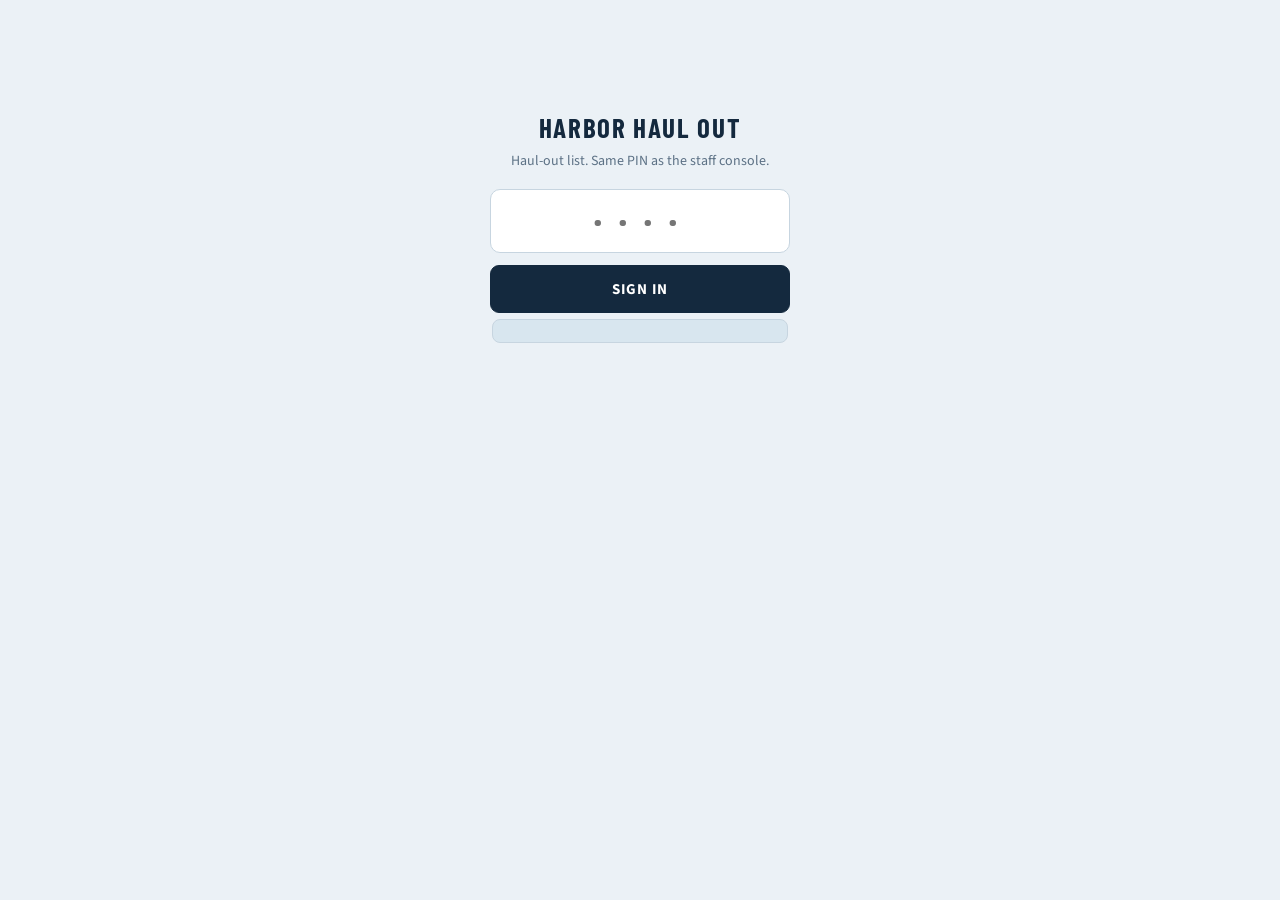
<file: yard/index.html>
<!DOCTYPE html>
<html lang="en">
<head>
<meta charset="utf-8">
<meta name="viewport" content="width=device-width, initial-scale=1">
<title>Harbor Haul Out has moved</title>
<meta name="robots" content="noindex, nofollow">
<!-- This app was renamed from "the yard app" to Harbor Haul Out and moved from
     /yard/ to /harbor-haul-out/. This stub exists only so Chris's already
     -installed home-screen icon (and any old bookmark or QR code) keeps
     working instead of 404ing. It is not the app -- see harbor-haul-out/
     for that. A standalone PWA window navigating here may drop out of
     standalone mode into the regular browser, since the new URL is outside
     this page's install scope; re-adding the new URL to the home screen
     restores the app-like window. -->
<link rel="icon" type="image/png" href="../favicon.png">
<meta http-equiv="refresh" content="0; url=../harbor-haul-out/">
<style>
  body{font:16px/1.5 -apple-system,BlinkMacSystemFont,"Segoe UI",Roboto,sans-serif;
       max-width:32em;margin:3em auto;padding:0 1.5em;color:#14293E;text-align:center}
  a{color:#4A81A6}
</style>
</head>
<body>
<p>This app is now called <b>Harbor Haul Out</b>, at a new address.</p>
<p>Redirecting… if nothing happens, <a href="../harbor-haul-out/">tap here</a>.</p>
<p>On a phone, re-add the new address to your home screen so it opens like an app again.</p>
<script>location.replace('../harbor-haul-out/');</script>
</body>
</html>
</file>
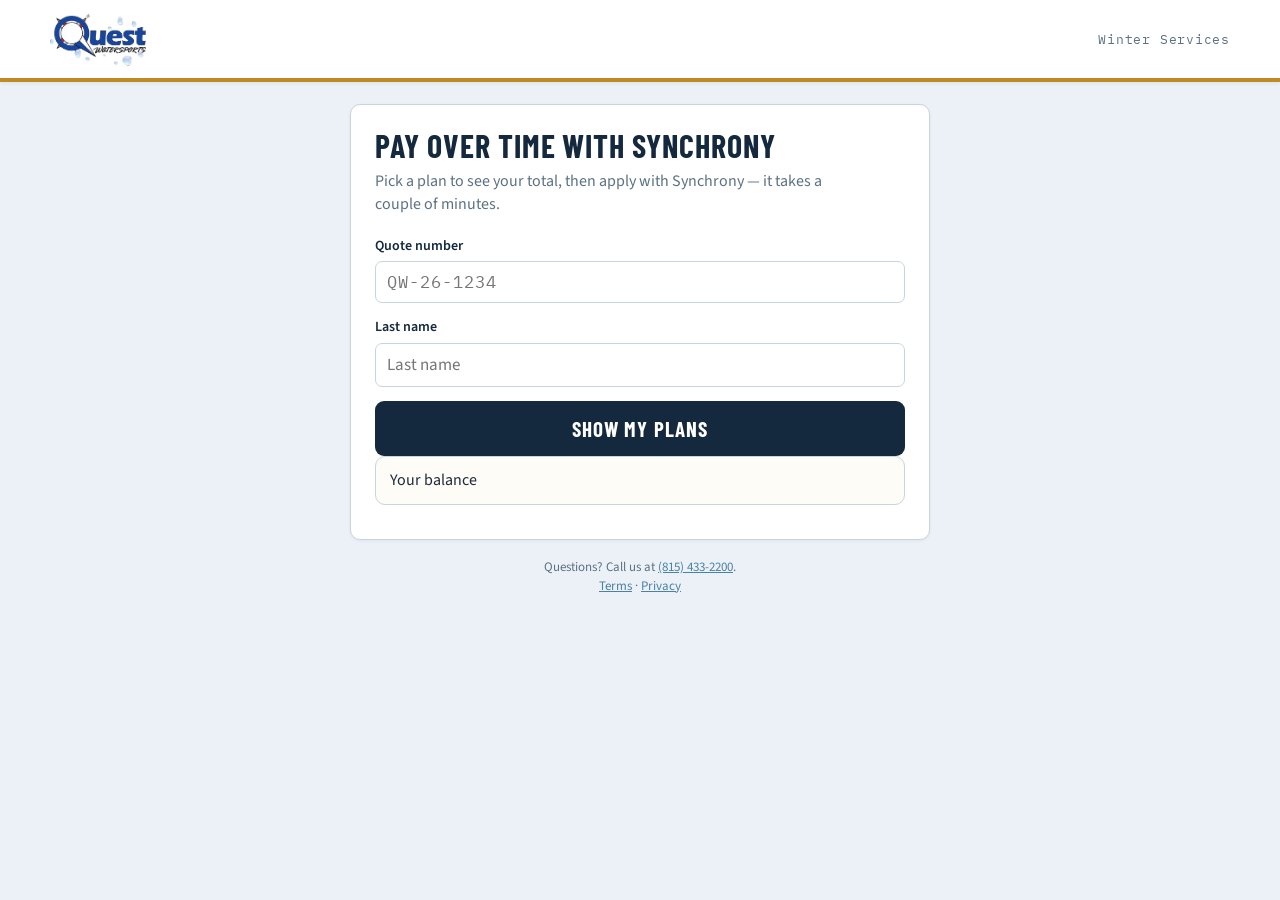
<file: finance.html>
<!DOCTYPE html>
<html lang="en">
<head>
<meta charset="utf-8">
<meta name="viewport" content="width=device-width, initial-scale=1">
<title>Pay over time with Synchrony — Quest Watersports</title>
<!-- Reached from the "Pay over time with Synchrony" button in a customer email. It
     is a customer's own balance, not a landing page. -->
<meta name="robots" content="noindex, nofollow">
<!-- One Quest mark for the whole site: favicon.png at the repo root. -->
<link rel="icon" type="image/png" href="favicon.png">
<link rel="preconnect" href="https://fonts.googleapis.com">
<link rel="preconnect" href="https://fonts.gstatic.com" crossorigin>
<link href="https://fonts.googleapis.com/css2?family=Barlow+Condensed:wght@500;600;700&family=IBM+Plex+Mono:wght@400;500;600&family=Source+Sans+3:ital,wght@0,400;0,600;0,700;1,400&display=swap" rel="stylesheet">
<!-- The shared Quest palette and control shapes; this page declares none of its own. -->
<link rel="stylesheet" href="quest.css">
<style>
/* Only what is specific to this page. */
.wrap{max-width:620px;margin:0 auto;padding:22px 20px 0}
@media(max-width:640px){.wrap{padding:16px 0 0}}
.field{margin-bottom:14px}
#qn{font-family:var(--mono);letter-spacing:.06em;text-transform:uppercase;font-size:17px}
#ln{font-size:17px}
#find .btn{margin-top:4px}
#status{margin:14px 0 0}
#status:empty{display:none}
.unitline{font-family:var(--mono);font-size:13px;color:var(--muted);margin:-12px 0 16px;letter-spacing:.02em}
.owed{display:flex;justify-content:space-between;align-items:baseline;border:1px solid var(--line);
  border-radius:var(--radius);padding:12px 14px;margin-bottom:14px;background:var(--paper)}
.owed b{font-family:var(--mono);font-size:19px;color:var(--navy)}
/* One plan = one box; the whole box is the tap target, the radio underneath
   keeps it working with a keyboard and a screen reader. */
.plan{position:relative;display:block;border:1.5px solid var(--line);border-radius:var(--radius);
  padding:12px 14px 12px 46px;margin-bottom:10px;background:#fff;cursor:pointer;
  -webkit-tap-highlight-color:transparent}
.plan input{position:absolute;opacity:0;width:1px;height:1px}
.plan .dot{position:absolute;left:14px;top:15px;width:20px;height:20px;border:2px solid var(--line);
  border-radius:50%;background:#fff}
.plan input:checked ~ .dot{border:6px solid var(--gold)}
.plan:has(input:checked){border-color:var(--gold);background:var(--gold-soft)}
.plan input:focus-visible ~ .dot{outline:3px solid var(--frost-soft);outline-offset:2px}
.plan .top{display:flex;justify-content:space-between;align-items:baseline;gap:10px}
.plan .what{font-weight:700;color:var(--navy);font-size:17px}
.plan .tot{font-family:var(--mono);font-weight:600;font-size:17px;white-space:nowrap}
.plan .sub{font-size:13.5px;color:var(--muted);margin-top:3px;display:flex;justify-content:space-between;gap:10px}
.plan .was{font-size:13px;color:var(--frost);font-weight:600;margin-top:4px}
.plan .mo{font-size:15px;color:var(--navy);margin-top:4px}
.plan .mo b{font-family:var(--mono);font-weight:600}
.plan .pi{font-size:13px;color:var(--muted)}
.plan .tot .pi{font-family:var(--body);font-weight:600;letter-spacing:0}
#goBar{position:sticky;bottom:0;background:#fff;padding:10px 0 12px;margin-top:6px;border-top:1px solid var(--line)}
#goSum{font-size:14px;color:var(--muted);margin-bottom:9px;min-height:1.2em}
.two{display:grid;grid-template-columns:1fr 1fr;gap:8px}
@media(max-width:420px){.two{grid-template-columns:1fr}}
.btn.alt{background:#fff;color:var(--navy);border:1.5px solid var(--navy)}
.panel{border:1px solid var(--line);border-radius:var(--radius);padding:14px;margin-top:12px;background:var(--paper)}
.panel h2{font-size:19px;margin:0 0 6px}
.panel .field{margin-bottom:10px}
.agree{display:flex;gap:10px;align-items:flex-start;font-size:15px;line-height:1.45;margin:10px 0;cursor:pointer}
.agree input{width:22px;height:22px;flex:0 0 22px;margin-top:2px}
#sig{font-family:var(--mono);font-size:17px}
.done{border-left:5px solid var(--ok);background:var(--ok-bg)}
.disc{font-size:12.5px;color:var(--muted);line-height:1.5;margin-top:14px}
.foot{font-size:14px;color:var(--muted);margin-top:16px}
.foot a{color:var(--frost)}
</style>
</head>
<body>

<header class="site">
  <div class="site-inner">
    <div class="brand"><img src="Quest%20wet%20rect.png" alt="Quest Watersports"></div>
    <div class="season">Winter Services</div>
  </div>
</header>

<div class="wrap">
  <div class="card">
    <h1 id="title">Pay over time with Synchrony</h1>
    <p class="lead" id="lead">Pick a plan to see your total, then apply with Synchrony —
      it takes a couple of minutes.</p>
    <div class="unitline" id="unitline" hidden></div>

    <div id="find">
      <div class="field">
        <label class="f" for="qn">Quote number</label>
        <input id="qn" type="text" autocomplete="off" autocapitalize="characters" spellcheck="false" placeholder="QW-26-1234">
      </div>
      <div class="field">
        <label class="f" for="ln">Last name</label>
        <input id="ln" type="text" autocomplete="family-name" spellcheck="false" placeholder="Last name">
      </div>
      <button class="btn" id="findBtn" type="button">Show my plans</button>
    </div>

    <div class="owed" id="owed" hidden><span>Your balance</span><b id="bal"></b></div>
    <div id="list" role="radiogroup" aria-label="Synchrony plans"></div>
    <div id="goBar" hidden>
      <div id="goSum"></div>
      <div class="two">
        <button class="btn" id="haveBtn" type="button" disabled>I have a Synchrony account</button>
        <button class="btn alt" id="applyBtn" type="button" disabled>Apply for Synchrony</button>
      </div>
    </div>
    <!-- Applying happens on Synchrony's site, in a new tab; they come back here. -->
    <div class="panel" id="applyNote" hidden>
      <h2>Applying in a new tab</h2>
      <p>Finish your application with Synchrony. <b>Once you're approved, come back to this page</b>
        (or open the link in our email again) and choose <b>I have a Synchrony account</b> to authorize the charge.</p>
      <p><a id="applyAgain" href="#" target="_blank" rel="noopener">The application didn't open? Open it here.</a></p>
    </div>
    <!-- Their written OK for us to run it. Name and phone are what the
         Synchrony Business Center looks an account up by — never an account
         number, never an SSN. -->
    <div class="panel" id="authBox" hidden>
      <h2>Authorize the charge</h2>
      <p class="msg" style="margin:0 0 10px">Enter your name and phone number <b>exactly as they are on your Synchrony
        account</b> — that's how we find it. We never ask for your account number.</p>
      <div class="two">
        <div class="field"><label class="f" for="aFirst">First name</label><input id="aFirst" type="text" autocomplete="given-name"></div>
        <div class="field"><label class="f" for="aLast">Last name</label><input id="aLast" type="text" autocomplete="family-name"></div>
      </div>
      <div class="field"><label class="f" for="aPhone">Phone number on the account</label>
        <input id="aPhone" type="tel" inputmode="tel" autocomplete="tel" placeholder="(815) 555-0123"></div>
      <!-- Synchrony verifies the sale against the driver's license: the
           issuing state and the expiration date. Never the license number. -->
      <div class="two">
        <div class="field"><label class="f" for="aDlState">Driver's license state</label>
          <select id="aDlState"><option value="">Choose…</option></select></div>
        <div class="field"><label class="f" for="aDlExp">License expiration date</label>
          <input id="aDlExp" type="date"></div>
      </div>
      <label class="agree"><input type="checkbox" id="aAgree"><span id="aText"></span></label>
      <div class="field"><label class="f" for="sig">Type your full name to sign</label>
        <input id="sig" type="text" autocomplete="name" spellcheck="false"></div>
      <button class="btn" id="authBtn" type="button">Authorize</button>
    </div>
    <div class="panel done" id="doneBox" hidden></div>
    <div id="status" class="msg" role="status" aria-live="polite"></div>
    <div class="disc" id="disc" hidden></div>
    <div class="foot" id="foot" hidden>Rather pay another way?
      <a id="quoteLink" href="index.html">See your full quote</a> — or call us at (815) 433-2200.</div>
  </div>
</div>

<footer class="site">
  Questions? Call us at <a href="tel:+18154332200">(815)&nbsp;433-2200</a>.<br>
  <a href="terms.html">Terms</a> &middot; <a href="privacy.html">Privacy</a>
</footer>

<script src="pricing-engine.js"></script>
<script>
/* ============================================================================
   PAY OVER TIME WITH SYNCHRONY — pick a term, see the admin fee, apply.
   ----------------------------------------------------------------------------
   Reached from the "Pay over time with Synchrony" button in a customer email, which
   carries the quote number and last name.

   READ by GET (?action=finance — financeRead_ in the Apps Script). Every
   figure on this page comes from the SERVER, worked out on what is owed now
   with the engine's FINANCING table; the page only draws it.
   Everything they DO goes by POST only (api:'finance' → financeServe_), so a
   mail scanner following links can never act for anybody:
     step 'apply'     — no account yet: Synchrony's application opens in a new
                        tab, and they come back here once approved;
     step 'authorize' — their written OK to charge the plan's total, with the
                        name and phone the Business Center looks them up by.
   Neither adds anything to the quote — staff record the charge, with the
   admin fee, once they have run it in Synchrony.
============================================================================ */

/* The one URL everything shares — CLAUDE.md §1. tools/verify.sh fails if this
   ever disagrees with the others. */
var API_URL = 'https://script.google.com/macros/s/AKfycbxv8kqGKXU_4-9TytfWzdrv-QqqmyrYLxRwd8FDfA8b47sX3NlEBNDlIwIHRuQObZbL9w/exec';

var E = window.QuestPricing || {};
var $ = function (id) { return document.getElementById(id); };
var CUR = null;            // { quote, ln } that last loaded
var DATA = null;           // the server's last answer
var PICKED = '';
var BUSY = false;

function esc(s) {
  return String(s == null ? '' : s).replace(/&/g, '&amp;').replace(/</g, '&lt;')
    .replace(/>/g, '&gt;').replace(/"/g, '&quot;');
}
function money(n) { return '$' + Number(n || 0).toFixed(2).replace(/\B(?=(\d{3})+(?!\d))/g, ','); }
function say(kind, html) { var m = $('status'); m.className = 'msg' + (kind ? ' ' + kind : ''); m.innerHTML = html || ''; }

/* ---- reading ------------------------------------------------------------ */
function getJson(url) {
  return fetch(url, { method: 'GET', redirect: 'follow' })
    .then(function (r) { if (!r.ok) throw new Error('HTTP ' + r.status); return r.json(); })
    .catch(function () { return jsonp(url); });
}
var jsonpSeq = 0;
function jsonp(url) {
  return new Promise(function (resolve) {
    var name = '__qwFinance' + (++jsonpSeq);
    var sc = document.createElement('script');
    var t = setTimeout(function () { done(null); }, 20000);
    function done(res) {
      clearTimeout(t);
      try { delete window[name]; } catch (e) { window[name] = undefined; }
      if (sc.parentNode) sc.parentNode.removeChild(sc);
      resolve(res);
    }
    window[name] = done;
    sc.onerror = function () { done(null); };
    sc.src = url + '&callback=' + name;
    document.body.appendChild(sc);
  });
}
function readUrl(c) {
  return API_URL + '?action=finance&quote=' + encodeURIComponent(c.quote) +
    '&ln=' + encodeURIComponent(c.ln) + '&t=' + Date.now();
}

function load(quote, ln) {
  var q = E.normalizeQuoteNo ? (E.normalizeQuoteNo(quote) || String(quote || '').trim().toUpperCase()) : String(quote || '').trim().toUpperCase();
  ln = String(ln || '').trim();
  if (!q || !ln) { say('warn', 'Enter your quote number and last name.'); return; }
  CUR = { quote: q, ln: ln };
  $('findBtn').disabled = true;
  say('', 'Looking up your balance…');
  getJson(readUrl(CUR)).then(function (res) {
    $('findBtn').disabled = false;
    if (!res) { say('warn', "We couldn't reach our quote system. Please try again, or call us at (815) 433-2200."); return; }
    if (!res.ok) { say('warn', esc(res.error || "We couldn't find that quote.")); return; }
    paint(res);
    say('', '');
  });
}

/* ---- painting ----------------------------------------------------------- */
var MODE = '';   // '' | 'apply' | 'auth'
var GO_AUTH = false;   // ?go=auth — open straight on the authorize step, once
function paint(res) {
  DATA = res;
  PICKED = PICKED || res.chosen || '';
  $('find').hidden = true;
  $('title').textContent = res.firstName ? res.firstName + ', pay over time with Synchrony' : 'Pay over time with Synchrony';
  var ul = $('unitline');
  ul.textContent = [res.quoteNo, res.unit].filter(Boolean).join(' · ');
  ul.hidden = !ul.textContent;
  $('applyAgain').href = res.applyUrl || '#';
  var pf = res.prefill || {};
  if (!$('aFirst').value) $('aFirst').value = pf.first || '';
  if (!$('aLast').value) $('aLast').value = pf.last || '';
  if (!$('aPhone').value) $('aPhone').value = pf.phone || '';
  var opts = res.options || [];
  if (res.charged) {
    show('done', '<h2>Your Synchrony plan is set up</h2><p>We\'ve run it on your Synchrony account — your receipt is in your email. ' +
      'Questions? Call us at (815) 433-2200.</p>' + discBtn(res));
    $('owed').hidden = true; $('list').innerHTML = ''; $('goBar').hidden = true;
  } else if (!(res.balance > 0.005) || !opts.length) {
    $('owed').hidden = true;
    $('list').innerHTML = '<div class="msg">There is no balance to finance on ' + esc(res.quoteNo) +
      ' — you\'re all paid up. Questions? Call us at (815) 433-2200.</div>';
    $('goBar').hidden = true;
  } else {
    $('bal').textContent = money(res.balance);
    $('owed').hidden = false;
    $('list').innerHTML = opts.map(function (o) {
      return '<label class="plan"><input type="radio" name="plan" value="' + esc(o.key) + '"' +
        (PICKED === o.key ? ' checked' : '') + ' onchange="pick(\'' + esc(o.key) + '\')">' +
        '<span class="dot" aria-hidden="true"></span>' +
        '<div class="top"><span class="what">' + o.months + ' months</span><span class="tot">' + money(o.total) +
          /* Chris: the interest-bearing plan's total is what is charged, not
             what it costs over time — say so beside the figure. */
          (o.interest ? ' <span class="pi">+ interest</span>' : '') + '</span></div>' +
        /* Only when the server sent one — an older backend sends none, and a
           "$0.00/month" would be worse than no line. */
        (o.monthly > 0 ? '<div class="mo"><b>' + money(o.monthly) + '/month</b>' +
          (o.withInterest ? ' <span class="pi">fixed payment, includes 9.99% interest</span>'
            : o.interest ? ' <span class="pi">+ interest</span>' : '') + '</div>' : '') +
        '<div class="sub"><span>' + esc(o.plan) + '</span><span>Includes ' + esc((res.feeLabel || 'Admin fee').toLowerCase()) + ' ' + money(o.fee) + '</span></div>' +
        (res.authorized && res.authorized.key === o.key ? '<div class="was">✓ You authorized this plan</div>' : '') +
        '</label>';
    }).join('');
    $('goBar').hidden = false;
    if (res.authorized) {
      show('done', '<h2>Thank you — you\'re all set</h2><p>You authorized <b>' + money(res.authorized.total) + '</b> on the ' +
        esc(res.authorized.phrase || res.authorized.label) + ' plan. We\'ll run it on your Synchrony account and email your receipt. ' +
        'Picked the wrong plan? Choose another above and authorize again.</p>' + discBtn(res));
    }
  }
  $('disc').textContent = [res.monthlyNote, res.disclosure].filter(Boolean).join(' ');
  $('disc').hidden = !res.disclosure;
  if (res.quoteUrl) $('quoteLink').href = res.quoteUrl;
  $('foot').hidden = false;
  /* Only a plan this quote actually offers counts — a stale or edited link
     must not leave the buttons pointing at nothing. */
  if (PICKED && !chosenOpt()) PICKED = '';
  sync();
  if (GO_AUTH) {
    GO_AUTH = false;
    if (chosenOpt() && !res.charged && !res.authorized) haveAccount();
  }
}
function discBtn(res) {
  return res.disclosureUrl
    ? '<p>You\'ll sign the Synchrony rate disclosure in person when you\'re next in. To get it on file now, you can ' +
      'sign a digital copy:</p><a class="btn alt" href="' + esc(res.disclosureUrl) + '" target="_blank" rel="noopener">Sign the rate disclosure</a>'
    : '<p>You\'ll sign the Synchrony rate disclosure in person when you\'re next in — no appointment needed.</p>';
}
function show(which, html) {
  $('applyNote').hidden = which !== 'apply';
  $('authBox').hidden = which !== 'auth';
  $('doneBox').hidden = which !== 'done';
  if (which === 'done') $('doneBox').innerHTML = html || '';
  MODE = which;
}
function pick(key) {
  PICKED = key;
  if (MODE === 'done') show('');
  sync();
}
function chosenOpt() {
  return ((DATA && DATA.options) || []).filter(function (o) { return o.key === PICKED; })[0] || null;
}
function sync() {
  var o = chosenOpt();
  $('goSum').innerHTML = o
    ? esc(o.months + ' months, ' + o.plan.toLowerCase()) + ' — ' +
      (o.monthly > 0 ? '<b>' + money(o.monthly) + '/month</b>' +
        (o.withInterest ? ' (Synchrony\'s fixed payment, interest included)' : o.interest ? ' plus interest' : '') + ', ' : '') +
      'total <b>' + money(o.total) + '</b> (includes the ' +
      esc((DATA.feeLabel || 'admin fee').toLowerCase()) + ' of ' + money(o.fee) + ')'
    : 'Pick a plan above.';
  $('haveBtn').disabled = $('applyBtn').disabled = !o || BUSY;
  if (o) $('aText').textContent = o.authText || '';
  $('authBtn').disabled = BUSY;
  $('authBtn').textContent = o ? 'Authorize ' + money(o.total) : 'Authorize';
}

/* ---- sending -------------------------------------------------------------- */
function post(body) {
  return fetch(API_URL, { method: 'POST', redirect: 'follow', body: JSON.stringify(body) })
    .then(function (r) { if (!r.ok) throw new Error('HTTP ' + r.status); return r.json(); })
    /* Only OUR answer counts. A POST that lost its body arrives at doGet and
       the quote loader replies instead — that is a transport failure, not a no. */
    .then(function (res) { if (!res || res._api !== 'finance') throw new Error('not ours'); return res; });
}
/* No account yet: Synchrony's application in a NEW TAB, opened inside the tap
   so no popup blocker stops it, and this page stays here to come back to. The
   note to the office is quiet and best-effort — the application is what
   matters. */
function applyNow() {
  var o = chosenOpt();
  if (!o || !CUR || !DATA) return;
  /* Not 'noopener' in the features: with it, window.open always returns
     null and a blocked popup cannot be told from an open one. */
  var w = window.open(DATA.applyUrl, '_blank');
  if (w) { try { w.opener = null; } catch (e) {} }
  show('apply');
  if (!w) say('', 'If the application didn\'t open, use the link below.');
  post({ api: 'finance', step: 'apply', quote: CUR.quote, ln: CUR.ln, term: o.key }).catch(function () {});
}
function haveAccount() {
  if (!chosenOpt()) return;
  show('auth');
  sync();
  try { $('authBox').scrollIntoView({ behavior: 'smooth', block: 'start' }); } catch (e) {}
}
function authorize() {
  var o = chosenOpt();
  if (!o || BUSY || !CUR) return;
  var body = { api: 'finance', step: 'authorize', quote: CUR.quote, ln: CUR.ln, term: o.key,
    first: $('aFirst').value, last: $('aLast').value, phone: $('aPhone').value,
    dlState: $('aDlState').value, dlExp: $('aDlExp').value,
    agree: $('aAgree').checked, sig: $('sig').value };
  if (!body.dlState) { say('warn', 'Choose the state that issued your driver\'s license.'); return; }
  if (!body.dlExp) { say('warn', 'Enter your driver\'s license expiration date.'); return; }
  if (!body.agree) { say('warn', 'Tick the box to authorize the charge.'); return; }
  if (!String(body.sig).trim()) { say('warn', 'Type your full name to sign.'); return; }
  BUSY = true; sync();
  $('authBtn').textContent = 'Saving…';
  say('', '');
  post(body).catch(function () {
    /* It may have landed even though the reply was lost (Apps Script's
       redirect leg can fail on a slow phone). Ask before sending it again;
       the server is idempotent either way. */
    return getJson(readUrl(CUR)).then(function (res) {
      if (res && res.ok && res.authorized && res.authorized.key === o.key) return res;
      return post(body);
    });
  }).then(function (res) {
    BUSY = false;
    if (!res) throw new Error('no answer');
    if (!res.ok) { if (res.options) paint(res); say('warn', esc(res.error || 'That did not save.')); sync(); return; }
    paint(res);
    say('ok', esc(res.msg || 'Saved.'));
    try { $('doneBox').scrollIntoView({ behavior: 'smooth', block: 'start' }); } catch (e) {}
  }).catch(function () {
    BUSY = false; sync();
    say('warn', "We couldn't save that — please try again, or call us at (815) 433-2200.");
  });
}

/* ---- wiring ------------------------------------------------------------- */
/* The license-state list comes from the engine, the same one the server checks. */
(((E.FINANCING || {}).idStates) || []).forEach(function (st) {
  var op = document.createElement('option'); op.value = st; op.textContent = st; $('aDlState').appendChild(op);
});
$('findBtn').addEventListener('click', function () { load($('qn').value, $('ln').value); });
$('haveBtn').addEventListener('click', haveAccount);
$('applyBtn').addEventListener('click', applyNow);
$('authBtn').addEventListener('click', authorize);
['qn', 'ln'].forEach(function (id) {
  $(id).addEventListener('keydown', function (ev) {
    if (ev.key === 'Enter') { ev.preventDefault(); load($('qn').value, $('ln').value); }
  });
});
/* ?quote=QW-26-1234&ln=Smith — what the email's button carries. */
(function deepLink() {
  var q = new URLSearchParams(window.location.search);
  var dq = String(q.get('quote') || '').trim(), dl = String(q.get('ln') || '').trim();
  if (dq) $('qn').value = dq;
  if (dl) $('ln').value = dl;
  /* The follow-up email adds &plan=…, and &go=auth for "you're approved":
     their plan picked and the authorize step open, nothing to look for. */
  var dp = String(q.get('plan') || ''), dg = String(q.get('go') || '');
  if (dp) PICKED = dp;
  if (dg === 'auth') GO_AUTH = true;
  if (dq && dl) load(dq, dl);
})();
</script>
</body>
</html>
</file>
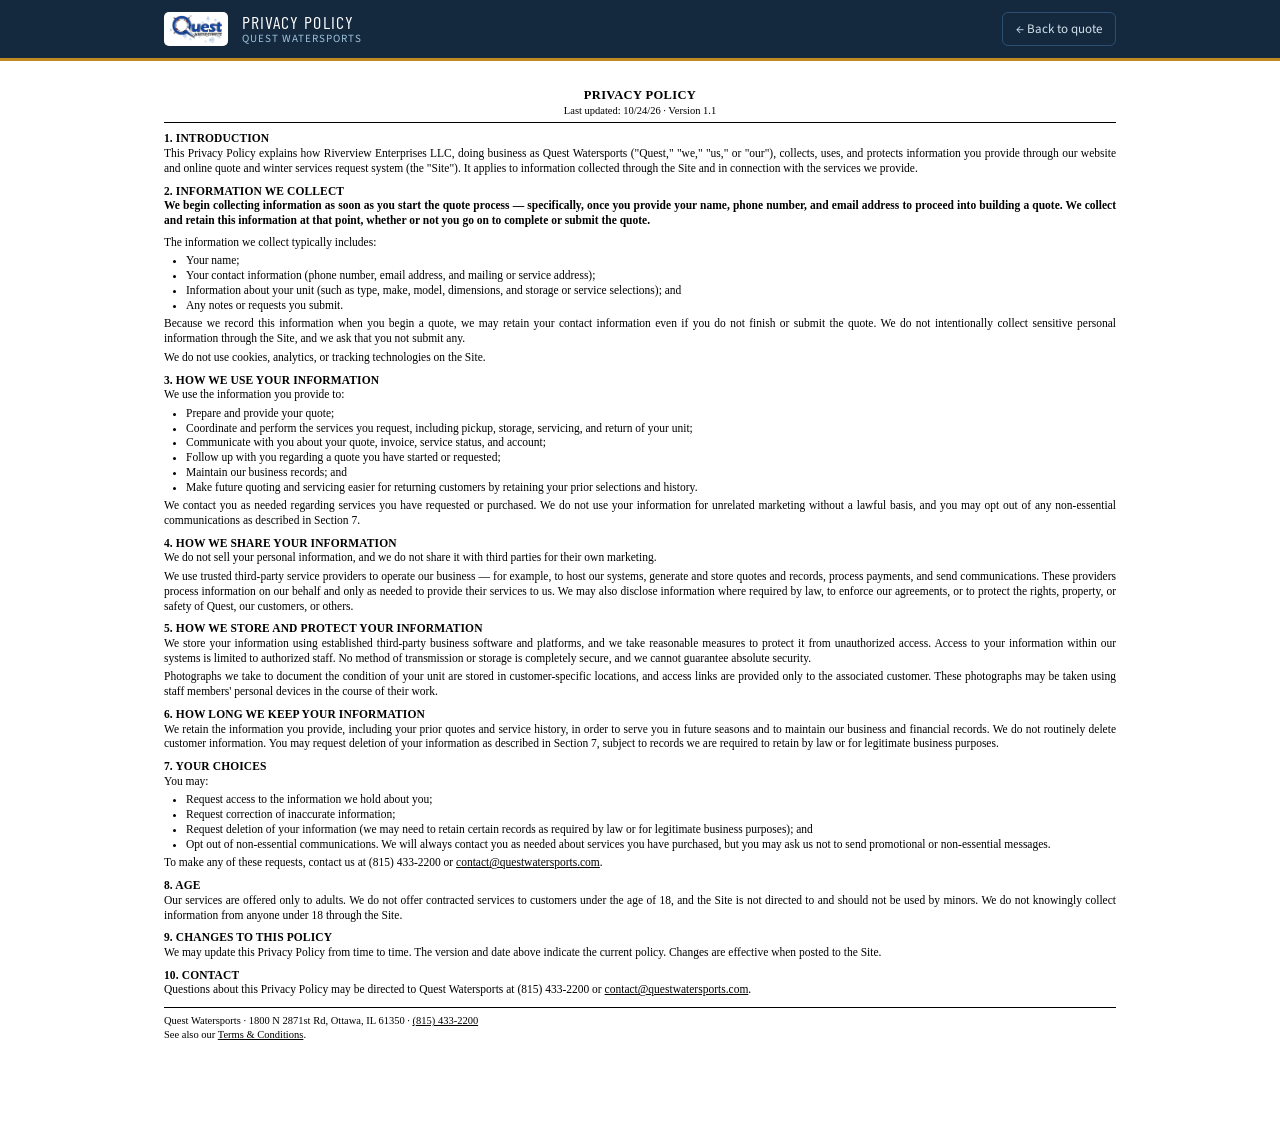
<file: privacy.html>
<!DOCTYPE html>
<html lang="en">
<head>
<meta charset="utf-8">
<meta name="viewport" content="width=device-width, initial-scale=1">
<title>Privacy Policy — Quest Watersports</title>
<!-- One Quest mark for the whole site: favicon.png at the repo root.
     Every page links the same file, so it cannot drift between pages and
     the browser downloads it once for all of them. -->
<link rel="icon" type="image/png" href="favicon.png">
<link rel="preconnect" href="https://fonts.googleapis.com">
<link rel="preconnect" href="https://fonts.gstatic.com" crossorigin>
<link href="https://fonts.googleapis.com/css2?family=Barlow+Condensed:wght@500;600;700&family=IBM+Plex+Mono:wght@400;500;600&family=Source+Sans+3:ital,wght@0,400;0,600;0,700;1,400&display=swap" rel="stylesheet">
<link rel="stylesheet" href="legal.css">
</head>
<body>

<div class="topbar">
  <div class="inner">
    <img src="Quest%20wet%20rect.png" alt="Quest Watersports">
    <div class="ttl">Privacy Policy<small>Quest Watersports</small></div>
    <div class="spacer"></div>
    <a class="back" href="index.html">← Back to quote</a>
  </div>
</div>

<div class="wrap">
  <div class="doc">
    <h1>Privacy Policy</h1>
    <div class="stamp">Last updated: <span id="tUpdated">—</span> · Version <span id="tVersion">—</span></div>

    <h2>1. Introduction</h2>
    <p>This Privacy Policy explains how Riverview Enterprises LLC, doing business as Quest Watersports ("Quest," "we," "us," or "our"), collects, uses, and protects information you provide through our website and online quote and winter services request system (the "Site"). It applies to information collected through the Site and in connection with the services we provide.</p>

    <h2>2. Information we collect</h2>
    <div class="callout">
      <p>We begin collecting information as soon as you start the quote process — specifically, once you provide your name, phone number, and email address to proceed into building a quote. We collect and retain this information at that point, <strong>whether or not you go on to complete or submit the quote</strong>.</p>
    </div>
    <p>The information we collect typically includes:</p>
    <ul>
      <li>Your name;</li>
      <li>Your contact information (phone number, email address, and mailing or service address);</li>
      <li>Information about your unit (such as type, make, model, dimensions, and storage or service selections); and</li>
      <li>Any notes or requests you submit.</li>
    </ul>
    <p>Because we record this information when you begin a quote, we may retain your contact information even if you do not finish or submit the quote. We do not intentionally collect sensitive personal information through the Site, and we ask that you not submit any.</p>
    <p>We do not use cookies, analytics, or tracking technologies on the Site.</p>

    <h2>3. How we use your information</h2>
    <p>We use the information you provide to:</p>
    <ul>
      <li>Prepare and provide your quote;</li>
      <li>Coordinate and perform the services you request, including pickup, storage, servicing, and return of your unit;</li>
      <li>Communicate with you about your quote, invoice, service status, and account;</li>
      <li>Follow up with you regarding a quote you have started or requested;</li>
      <li>Maintain our business records; and</li>
      <li>Make future quoting and servicing easier for returning customers by retaining your prior selections and history.</li>
    </ul>
    <p>We contact you as needed regarding services you have requested or purchased. We do not use your information for unrelated marketing without a lawful basis, and you may opt out of any non-essential communications as described in Section 7.</p>

    <h2>4. How we share your information</h2>
    <p>We do not sell your personal information, and we do not share it with third parties for their own marketing.</p>
    <p>We use trusted third-party service providers to operate our business — for example, to host our systems, generate and store quotes and records, process payments, and send communications. These providers process information on our behalf and only as needed to provide their services to us. We may also disclose information where required by law, to enforce our agreements, or to protect the rights, property, or safety of Quest, our customers, or others.</p>

    <h2>5. How we store and protect your information</h2>
    <p>We store your information using established third-party business software and platforms, and we take reasonable measures to protect it from unauthorized access. Access to your information within our systems is limited to authorized staff. No method of transmission or storage is completely secure, and we cannot guarantee absolute security.</p>
    <p>Photographs we take to document the condition of your unit are stored in customer-specific locations, and access links are provided only to the associated customer. These photographs may be taken using staff members' personal devices in the course of their work.</p>

    <h2>6. How long we keep your information</h2>
    <p>We retain the information you provide, including your prior quotes and service history, in order to serve you in future seasons and to maintain our business and financial records. We do not routinely delete customer information. You may request deletion of your information as described in Section 7, subject to records we are required to retain by law or for legitimate business purposes.</p>

    <h2>7. Your choices</h2>
    <p>You may:</p>
    <ul>
      <li>Request access to the information we hold about you;</li>
      <li>Request correction of inaccurate information;</li>
      <li>Request deletion of your information (we may need to retain certain records as required by law or for legitimate business purposes); and</li>
      <li>Opt out of non-essential communications. We will always contact you as needed about services you have purchased, but you may ask us not to send promotional or non-essential messages.</li>
    </ul>
    <p>To make any of these requests, contact us at (815) 433-2200 or <a href="mailto:contact@questwatersports.com">contact@questwatersports.com</a>.</p>

    <h2>8. Age</h2>
    <p>Our services are offered only to adults. We do not offer contracted services to customers under the age of 18, and the Site is not directed to and should not be used by minors. We do not knowingly collect information from anyone under 18 through the Site.</p>

    <h2>9. Changes to this policy</h2>
    <p>We may update this Privacy Policy from time to time. The version and date above indicate the current policy. Changes are effective when posted to the Site.</p>

    <h2>10. Contact</h2>
    <p>Questions about this Privacy Policy may be directed to Quest Watersports at (815) 433-2200 or <a href="mailto:contact@questwatersports.com">contact@questwatersports.com</a>.</p>

    <div class="foot">
      Quest Watersports · 1800 N 2871st Rd, Ottawa, IL 61350 · <a href="tel:+18154332200">(815) 433-2200</a><br>
      See also our <a href="terms.html">Terms &amp; Conditions</a>.
    </div>
  </div>
</div>

<script src="terms-config.js"></script>
<script>
/* Version and date come from terms-config.js so the text a customer reads and
   the version stamped into their quote can never disagree. */
(function () {
  var t = window.QuestTerms || {};
  var v = document.getElementById('tVersion'), u = document.getElementById('tUpdated');
  if (v) v.textContent = t.version || '—';
  if (u) u.textContent = t.updated || '—';
})();
</script>
</body>
</html>
</file>
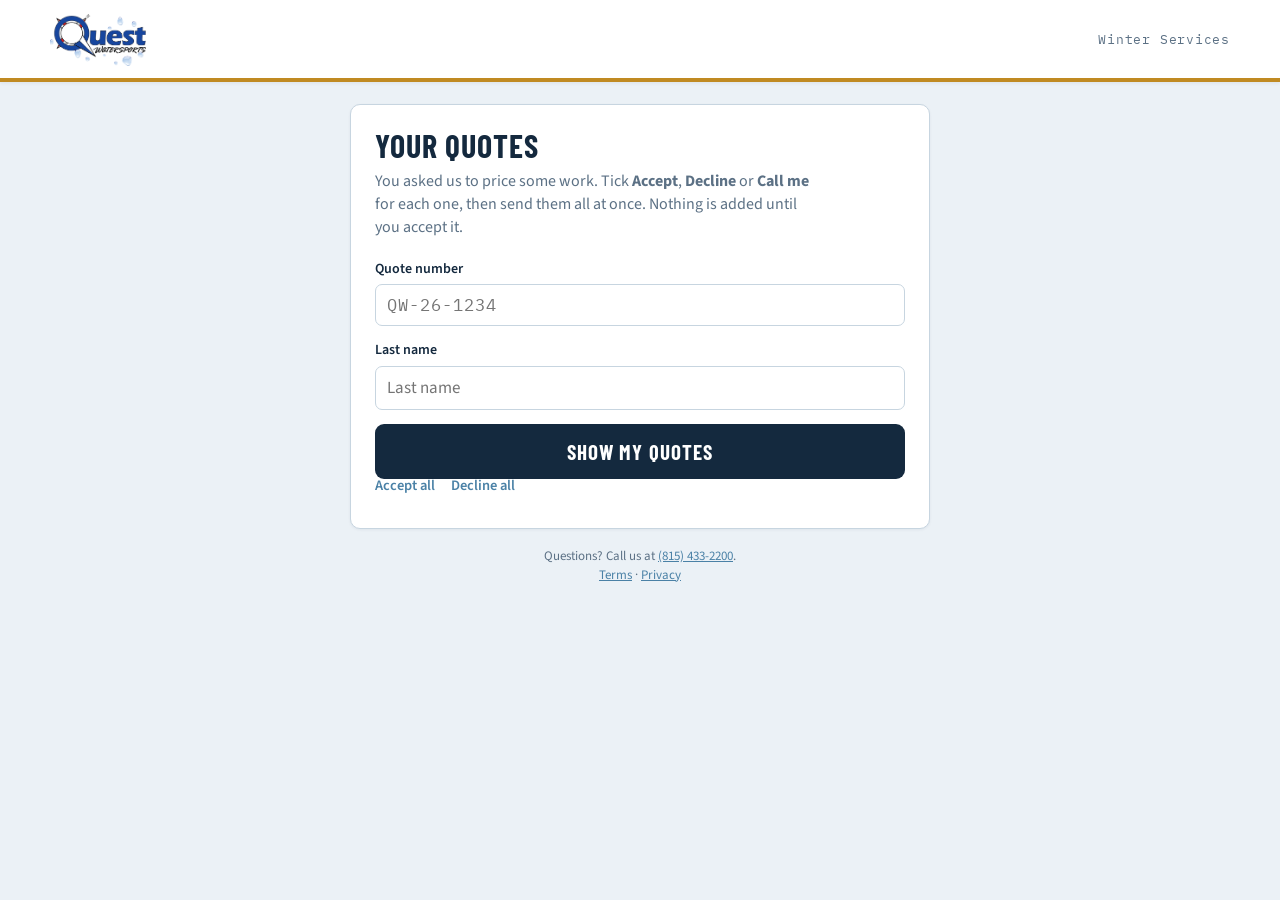
<file: service-quotes.html>
<!DOCTYPE html>
<html lang="en">
<head>
<meta charset="utf-8">
<meta name="viewport" content="width=device-width, initial-scale=1">
<title>Your Service Quotes — Quest Watersports</title>
<!-- Reached from the "Here are your quotes" email, or the note on the quote
     page. It is a customer's own quote, not a landing page. -->
<meta name="robots" content="noindex, nofollow">
<!-- One Quest mark for the whole site: favicon.png at the repo root. -->
<link rel="icon" type="image/png" href="favicon.png">
<link rel="preconnect" href="https://fonts.googleapis.com">
<link rel="preconnect" href="https://fonts.gstatic.com" crossorigin>
<link href="https://fonts.googleapis.com/css2?family=Barlow+Condensed:wght@500;600;700&family=IBM+Plex+Mono:wght@400;500;600&family=Source+Sans+3:ital,wght@0,400;0,600;0,700;1,400&display=swap" rel="stylesheet">
<!-- The shared Quest palette and control shapes; this page declares none of its own. -->
<link rel="stylesheet" href="quest.css">
<style>
/* Only what is specific to this page. */
.wrap{max-width:620px;margin:0 auto;padding:22px 20px 0}
@media(max-width:640px){.wrap{padding:16px 0 0}}
.field{margin-bottom:14px}
#qn{font-family:var(--mono);letter-spacing:.06em;text-transform:uppercase;font-size:17px}
#ln{font-size:17px}
#find .btn{margin-top:4px}
#status{margin:14px 0 0}
#status:empty{display:none}

.unitline{font-family:var(--mono);font-size:13px;color:var(--muted);margin:-12px 0 16px;letter-spacing:.02em}

/* One quote = one box. The state is written out as well as coloured. */
.offer{border:1px solid var(--line);border-left:5px solid var(--gold);border-radius:var(--radius);
  padding:14px 14px 12px;margin-bottom:12px;background:var(--paper)}
.offer.accepted{border-left-color:var(--ok);background:var(--ok-bg)}
.offer.declined{border-left-color:var(--muted);background:#fff}
.offer.call{border-left-color:var(--frost);background:#fff}
.offer .top{display:flex;justify-content:space-between;align-items:baseline;gap:12px}
.offer .what{font-weight:700;color:var(--navy);font-size:17px;line-height:1.3}
.offer .amt{font-family:var(--mono);font-weight:600;font-size:17px;white-space:nowrap}
.offer .state{font-size:13.5px;margin-top:4px;color:var(--muted)}
.offer.accepted .state{color:#1F5A38;font-weight:600}
/* One tick per quote: three boxes, only one can be ticked (a radio group
   drawn as tick boxes — a quote cannot be both accepted and declined). The
   whole box is the tap target; the tick lives in a real input underneath, so
   it works with a keyboard and a screen reader. */
.pick{display:grid;grid-template-columns:repeat(3,1fr);gap:6px;margin-top:10px}
.pick label{position:relative;display:flex;align-items:center;gap:7px;border:1.5px solid var(--line);
  border-radius:8px;padding:10px 9px;background:#fff;cursor:pointer;font-weight:600;font-size:14.5px;
  color:var(--navy);line-height:1.2;user-select:none;-webkit-tap-highlight-color:transparent}
.pick input{position:absolute;opacity:0;width:1px;height:1px}
.pick .box{flex:0 0 20px;height:20px;border:2px solid var(--line);border-radius:5px;background:#fff;
  display:flex;align-items:center;justify-content:center;font-size:14px;color:#fff;font-weight:800}
.pick input:checked + .box::after{content:"\2713"}
.pick label.acc:has(input:checked){border-color:var(--ok);background:var(--ok-bg)}
.pick label.acc input:checked + .box{background:var(--ok);border-color:var(--ok)}
.pick label.dec:has(input:checked){border-color:var(--muted);background:var(--ice)}
.pick label.dec input:checked + .box{background:var(--muted);border-color:var(--muted)}
.pick label.cal:has(input:checked){border-color:var(--gold);background:var(--gold-soft)}
.pick label.cal input:checked + .box{background:var(--gold);border-color:var(--gold)}
.pick input:focus-visible + .box{outline:3px solid var(--frost-soft);outline-offset:1px}
@media(max-width:400px){.pick label{font-size:13.5px;padding:10px 7px;gap:5px}}
.bulk{display:flex;gap:16px;flex-wrap:wrap;margin:-4px 0 12px;font-size:14.5px}
.bulk a{color:var(--frost);font-weight:600;cursor:pointer}
#askBox{margin:4px 0 12px}
#askBox textarea{min-height:70px;margin-top:6px}
/* The one send: a sticky bar so it is always one thumb away on a phone, with
   what it is about to do written on it. */
#sendBar{position:sticky;bottom:0;background:#fff;padding:10px 0 12px;margin-top:6px;
  border-top:1px solid var(--line)}
#sendSum{font-size:14px;color:var(--muted);margin-bottom:7px;min-height:1.2em}
.foot{font-size:14px;color:var(--muted);margin-top:16px}
.foot a{color:var(--frost)}
</style>
</head>
<body>

<header class="site">
  <div class="site-inner">
    <div class="brand"><img src="Quest%20wet%20rect.png" alt="Quest Watersports"></div>
    <div class="season">Winter Services</div>
  </div>
</header>

<div class="wrap">
  <div class="card">
    <h1 id="title">Your quotes</h1>
    <p class="lead" id="lead">You asked us to price some work. Tick <b>Accept</b>,
      <b>Decline</b> or <b>Call me</b> for each one, then send them all at once.
      Nothing is added until you accept it.</p>
    <div class="unitline" id="unitline" hidden></div>

    <div id="find">
      <div class="field">
        <label class="f" for="qn">Quote number</label>
        <input id="qn" type="text" autocomplete="off" autocapitalize="characters" spellcheck="false" placeholder="QW-26-1234">
      </div>
      <div class="field">
        <label class="f" for="ln">Last name</label>
        <input id="ln" type="text" autocomplete="family-name" spellcheck="false" placeholder="Last name">
      </div>
      <button class="btn" id="findBtn" type="button">Show my quotes</button>
    </div>

    <div class="bulk" id="bulk" hidden><a id="allAcc" role="button" tabindex="0">Accept all</a>
      <a id="allDec" role="button" tabindex="0">Decline all</a></div>
    <div id="list"></div>
    <div id="askBox" hidden>
      <label class="f" for="note">What would you like to ask? <small>— optional, we'll call you either way</small></label>
      <textarea id="note" maxlength="1000" placeholder="e.g. Does the wash &amp; wax include the cockpit?"></textarea>
    </div>
    <div id="sendBar" hidden>
      <div id="sendSum"></div>
      <button class="btn" id="sendBtn" type="button" disabled>Send my answers</button>
    </div>
    <div id="status" class="msg" role="status" aria-live="polite"></div>
    <div class="foot" id="foot" hidden>Your quote total right now: <b id="total"></b>.
      <a id="quoteLink" href="index.html">See your full quote</a></div>
  </div>
</div>

<footer class="site">
  Questions? Call us at <a href="tel:+18154332200">(815)&nbsp;433-2200</a>.<br>
  <a href="terms.html">Terms</a> &middot; <a href="privacy.html">Privacy</a>
</footer>

<script src="pricing-engine.js"></script>
<script>
/* ============================================================================
   YOUR QUOTES — the customer's answer to staff-priced requests.
   ----------------------------------------------------------------------------
   Staff price a request (bottom paint, detailing, impeller…) and it waits
   here: not a line on the quote and not in the total until the customer
   accepts it (offerOnQuote in pricing-engine.js). The "Here are your quotes"
   email links here with the quote number and last name attached.

   READ by GET (?action=offers, quote number + last name, like ?action=load).
   ANSWERED by POST only (api:'offers' → offersServe_ in the Apps Script), so
   a mail scanner following links can never accept anything for anybody.
   Every answer is idempotent on the server, which is what makes the retry
   below safe: sending "Accept" twice accepts it once.
============================================================================ */

/* The one URL everything shares — CLAUDE.md §1. tools/verify.sh fails if this
   ever disagrees with the others. */
var API_URL = 'https://script.google.com/macros/s/AKfycbxv8kqGKXU_4-9TytfWzdrv-QqqmyrYLxRwd8FDfA8b47sX3NlEBNDlIwIHRuQObZbL9w/exec';

var E = window.QuestPricing || {};
var $ = function (id) { return document.getElementById(id); };
var CUR = null;            // { quote, ln } that last loaded
var DATA = null;           // the server's last answer
var BUSY = false;

function esc(s) {
  return String(s == null ? '' : s).replace(/&/g, '&amp;').replace(/</g, '&lt;')
    .replace(/>/g, '&gt;').replace(/"/g, '&quot;');
}
function money(n) { return '$' + Number(n || 0).toFixed(2).replace(/\B(?=(\d{3})+(?!\d))/g, ','); }
function say(kind, html) { var m = $('status'); m.className = 'msg' + (kind ? ' ' + kind : ''); m.innerHTML = html || ''; }

/* ---- reading ------------------------------------------------------------ */
function getJson(url) {
  return fetch(url, { method: 'GET', redirect: 'follow' })
    .then(function (r) { if (!r.ok) throw new Error('HTTP ' + r.status); return r.json(); })
    .catch(function () { return jsonp(url); });
}
var jsonpSeq = 0;
function jsonp(url) {
  return new Promise(function (resolve) {
    var name = '__qwOffers' + (++jsonpSeq);
    var sc = document.createElement('script');
    var t = setTimeout(function () { done(null); }, 20000);
    function done(res) {
      clearTimeout(t);
      try { delete window[name]; } catch (e) { window[name] = undefined; }
      if (sc.parentNode) sc.parentNode.removeChild(sc);
      resolve(res);
    }
    window[name] = done;
    sc.onerror = function () { done(null); };
    sc.src = url + '&callback=' + name;
    document.body.appendChild(sc);
  });
}
function readUrl(c) {
  return API_URL + '?action=offers&quote=' + encodeURIComponent(c.quote) +
    '&ln=' + encodeURIComponent(c.ln) + '&t=' + Date.now();
}

function load(quote, ln) {
  var q = E.normalizeQuoteNo ? (E.normalizeQuoteNo(quote) || String(quote || '').trim().toUpperCase()) : String(quote || '').trim().toUpperCase();
  ln = String(ln || '').trim();
  if (!q || !ln) { say('warn', 'Enter your quote number and last name.'); return; }
  CUR = { quote: q, ln: ln };
  $('findBtn').disabled = true;
  say('', 'Looking up your quotes…');
  getJson(readUrl(CUR)).then(function (res) {
    $('findBtn').disabled = false;
    if (!res) { say('warn', "We couldn't reach our quote system. Please try again, or call us at (815) 433-2200."); return; }
    if (!res.ok) { say('warn', esc(res.error || "We couldn't find that quote.")); return; }
    paint(res);
    say('', '');
  });
}

/* ---- painting ----------------------------------------------------------- */
var STATE_TXT = {
  pending: 'Waiting on your answer',
  call: "You asked us to call — we'll be in touch. You can still answer here.",
  accepted: '✓ Accepted — this is on your quote',
  declined: "You declined this one. Changed your mind? Tick Accept."
};
var PICK = {};   // item -> the choice ticked on screen
function paint(res) {
  DATA = res;
  PICK = {};
  $('find').hidden = true;
  $('title').textContent = res.firstName ? res.firstName + ', here are your quotes' : 'Your quotes';
  var ul = $('unitline');
  ul.textContent = [res.quoteNo, res.unit].filter(Boolean).join(' · ');
  ul.hidden = !ul.textContent;
  var offers = res.offers || [];
  var open = offers.filter(function (o) { return o.status !== 'accepted'; });
  if (!offers.length) {
    $('list').innerHTML = '<div class="msg">There are no quotes waiting on you for ' + esc(res.quoteNo) +
      '. If you expected one, call us at (815) 433-2200.</div>';
  } else {
    $('list').innerHTML = offers.map(function (o, i) {
      /* What they already told us stays ticked, so sending again is harmless. */
      if (o.status === 'declined' || o.status === 'call') PICK[o.item] = o.status;
      var box = function (choice, cls, txt) {
        return '<label class="' + cls + '"><input type="radio" name="o' + i + '" value="' + choice + '"' +
          (PICK[o.item] === choice ? ' checked' : '') + ' onchange="pick(' + i + ',\'' + choice + '\')">' +
          '<span class="box" aria-hidden="true"></span>' + txt + '</label>';
      };
      var picks = o.status === 'accepted' ? '' : '<div class="pick" role="radiogroup" aria-label="' + esc(o.label) + '">' +
        box('accepted', 'acc', 'Accept') + box('declined', 'dec', 'Decline') + box('call', 'cal', 'Call me') + '</div>';
      return '<div class="offer ' + esc(o.status) + '">' +
        '<div class="top"><span class="what">' + esc(o.label) + '</span><span class="amt">' + money(o.amt) + '</span></div>' +
        '<div class="state">' + esc(STATE_TXT[o.status] || '') + '</div>' + picks + '</div>';
    }).join('');
  }
  $('bulk').hidden = open.length < 2;
  $('total').textContent = res.total || '';
  if (res.quoteUrl) $('quoteLink').href = res.quoteUrl;
  $('foot').hidden = false;
  sync();
}
function pick(i, choice) {
  var o = DATA.offers[i]; if (!o) return;
  PICK[o.item] = choice;
  sync();
}
function setAll(choice) {
  (DATA && DATA.offers || []).forEach(function (o, i) {
    if (o.status === 'accepted') return;
    PICK[o.item] = choice;
    var el = document.querySelector('input[name="o' + i + '"][value="' + choice + '"]');
    if (el) el.checked = true;
  });
  sync();
}
/* Only what differs from what is stored is sent: a quote left as it was is
   not an answer, and re-sending one would be noise. */
function changes() {
  return (DATA && DATA.offers || []).filter(function (o) {
    return o.status !== 'accepted' && PICK[o.item] && PICK[o.item] !== o.status;
  }).map(function (o) { return { item: o.item, choice: PICK[o.item], amt: o.amt }; });
}
function sync() {
  var ch = changes();
  var n = function (c) { return ch.filter(function (x) { return x.choice === c; }); };
  var acc = n('accepted'), dec = n('declined'), cal = n('call');
  var add = acc.reduce(function (t, x) { return t + Number(x.amt || 0); }, 0);
  var bits = [];
  if (acc.length) bits.push(acc.length + ' accepted (adds ' + money(add) + ')');
  if (dec.length) bits.push(dec.length + ' declined');
  if (cal.length) bits.push(cal.length + ' call me');
  var left = (DATA && DATA.offers || []).filter(function (o) { return o.status === 'pending' && !PICK[o.item]; }).length;
  $('sendSum').textContent = (bits.length ? bits.join(' · ') : 'Tick a box for each quote.') +
    (left ? ' · ' + left + ' not answered yet' : '');
  $('sendBtn').disabled = !ch.length || BUSY;
  /* Nothing waiting and nothing changed: the page is done, so the button
     goes rather than sitting there greyed out. */
  $('sendBar').hidden = !ch.length && !left;
  $('sendBtn').textContent = ch.length > 1 ? 'Send my ' + ch.length + ' answers' : 'Send my answer';
  /* One question box, shown while a NEW Call me is ticked. */
  $('askBox').hidden = !cal.length;
}

/* ---- answering ---------------------------------------------------------- */
function post(body) {
  return fetch(API_URL, { method: 'POST', redirect: 'follow', body: JSON.stringify(body) })
    .then(function (r) { if (!r.ok) throw new Error('HTTP ' + r.status); return r.json(); })
    /* Only OUR answer counts. A POST that lost its body arrives at doGet and
       the quote loader replies instead — that is a transport failure, not a no. */
    .then(function (res) { if (!res || res._api !== 'offers') throw new Error('not ours'); return res; });
}
/* Everything in ONE request: one save and one email to the office, however
   many quotes were answered. */
function send() {
  var ch = changes();
  if (!ch.length || BUSY || !CUR) return;
  BUSY = true;
  $('sendBtn').disabled = true;
  $('sendBtn').textContent = 'Sending…';
  var body = { api: 'offers', quote: CUR.quote, ln: CUR.ln, note: $('note').value,
               answers: ch.map(function (x) { return { item: x.item, choice: x.choice }; }) };
  say('', '');
  post(body).catch(function () {
    /* The answers may have landed even though we could not read the reply
       (Apps Script's redirect leg can fail on a slow phone). Ask what is
       stored before telling anybody it failed; resend only if it is not. */
    return getJson(readUrl(CUR)).then(function (res) {
      var landed = res && res.ok && ch.every(function (x) {
        var now = (res.offers || []).filter(function (o) { return o.item === x.item; })[0];
        return now && now.status === x.choice;
      });
      if (landed) return Object.assign(res, { msg: 'Saved — thank you.' });
      return post(body);   // never saw it: once more, safe because the server is idempotent
    });
  }).then(function (res) {
    BUSY = false;
    if (!res) throw new Error('no answer');
    var note = $('note').value;
    if (res.offers) paint(res);
    if (!res.ok) { say('warn', esc(res.error || 'That did not save.')); return; }
    $('note').value = note;
    say('ok', esc(res.msg || 'Saved.') + (res.warn ? '<br>' + esc(res.warn) : ''));
    try { $('status').scrollIntoView({ behavior: 'smooth', block: 'nearest' }); } catch (e) {}
  }).catch(function () {
    BUSY = false;
    sync();
    say('warn', "We couldn't send that — please try again, or call us at (815) 433-2200.");
  });
}

/* ---- wiring ------------------------------------------------------------- */
$('findBtn').addEventListener('click', function () { load($('qn').value, $('ln').value); });
$('sendBtn').addEventListener('click', send);
[['allAcc', 'accepted'], ['allDec', 'declined']].forEach(function (x) {
  var el = $(x[0]);
  el.addEventListener('click', function () { setAll(x[1]); });
  el.addEventListener('keydown', function (ev) { if (ev.key === 'Enter' || ev.key === ' ') { ev.preventDefault(); setAll(x[1]); } });
});
['qn', 'ln'].forEach(function (id) {
  $(id).addEventListener('keydown', function (ev) {
    if (ev.key === 'Enter') { ev.preventDefault(); load($('qn').value, $('ln').value); }
  });
});
/* ?quote=QW-26-1234&ln=Smith — what the email's button carries. */
(function deepLink() {
  var q = new URLSearchParams(window.location.search);
  var dq = String(q.get('quote') || '').trim(), dl = String(q.get('ln') || '').trim();
  if (dq) $('qn').value = dq;
  if (dl) $('ln').value = dl;
  if (dq && dl) load(dq, dl);
})();
</script>
</body>
</html>
</file>
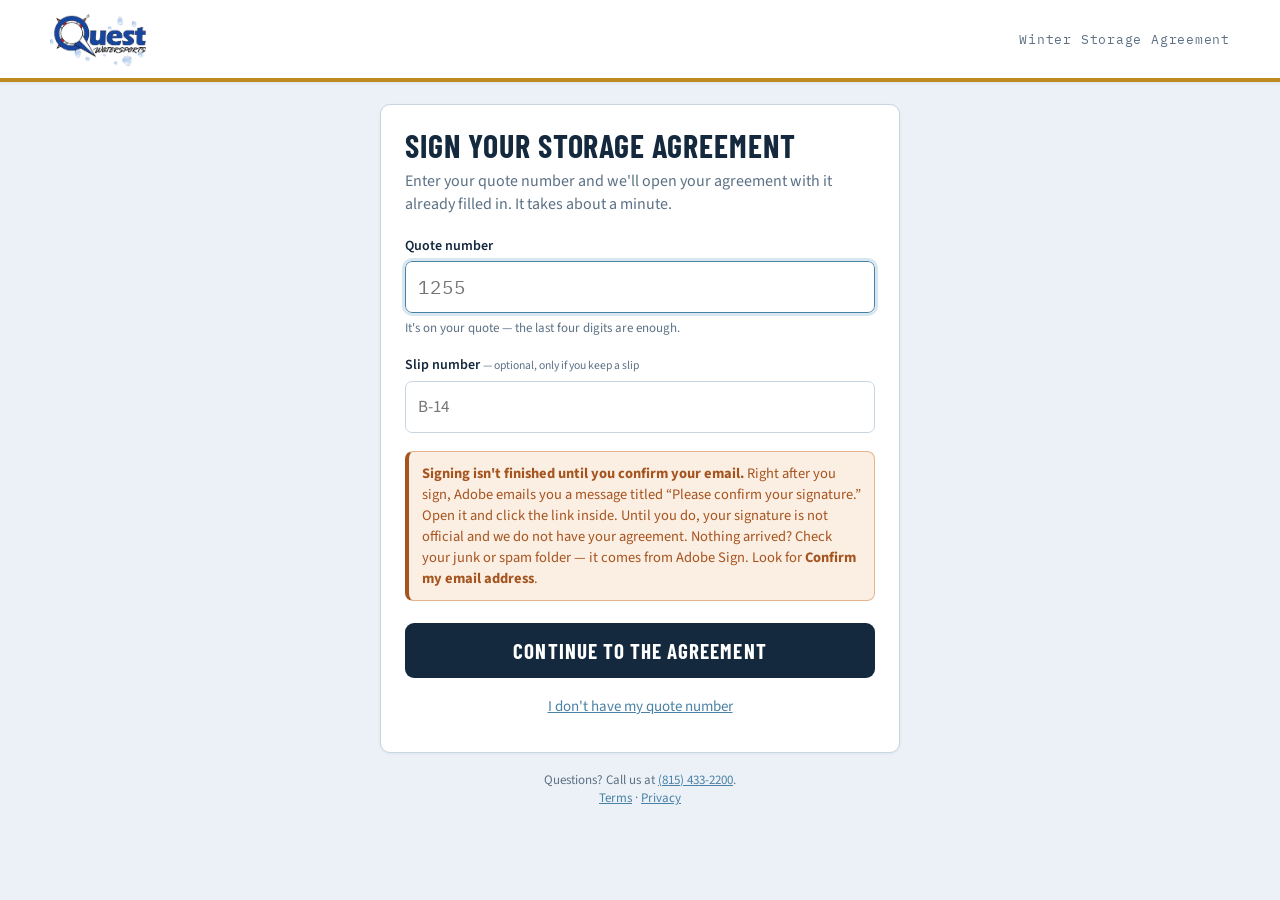
<file: sign.html>
<!DOCTYPE html>
<html lang="en">
<head>
<meta charset="utf-8">
<meta name="viewport" content="width=device-width, initial-scale=1">
<title>Sign Your Storage Agreement — Quest Watersports</title>
<!-- A laminated QR at the service counter is the only thing that should ever
     send somebody here. It is not a landing page, it has no content of its
     own, and a search result for it would only ever confuse. -->
<meta name="robots" content="noindex, nofollow">
<!-- One Quest mark for the whole site: favicon.png at the repo root.
     Every page links the same file, so it cannot drift between pages and
     the browser downloads it once for all of them. -->
<link rel="icon" type="image/png" href="favicon.png">
<link rel="preconnect" href="https://fonts.googleapis.com">
<link rel="preconnect" href="https://fonts.gstatic.com" crossorigin>
<link href="https://fonts.googleapis.com/css2?family=Barlow+Condensed:wght@500;600;700&family=IBM+Plex+Mono:wght@400;500;600&family=Source+Sans+3:ital,wght@0,400;0,600;0,700;1,400&display=swap" rel="stylesheet">
<!-- The shared Quest palette, type scale and control shapes. This page links
     them rather than re-typing them, which is the whole point of quest.css. -->
<link rel="stylesheet" href="quest.css">
<style>
/* Everything below is specific to this one page. Anything another Quest page
   would also want belongs in quest.css instead. */
.wrap{max-width:560px;margin:0 auto;padding:22px 20px 0}
@media(max-width:640px){.wrap{padding:16px 0 0}}

.field{margin-bottom:18px}
/* A quote number is a reference, not prose — same monospace the quote page and
   the sheet use for numbers, and big enough to proofread at arm's length in a
   busy shop. 17px also keeps iOS from zooming the viewport on focus. */
#quote{font-family:var(--mono);font-size:19px;letter-spacing:.06em;padding:13px 12px;
  text-transform:uppercase}
#slip{font-size:17px;padding:13px 12px}
.hint{font-size:13px;color:var(--muted);margin-top:6px;line-height:1.4}

/* The lookup answer. Hidden until there is something to say, so the page does
   not reserve a visibly empty box for a result that may never come. */
#found{display:none;margin-top:10px}
#found.show{display:block}
#found .who{font-weight:700}
#found .unit{font-family:var(--mono);font-size:13.5px;letter-spacing:.02em}

.actions{margin-top:22px}
.skip{margin-top:4px}

/* The escape hatch is deliberately quiet but deliberately REACHABLE: somebody
   standing at the counter without their paperwork must never be stuck, so it
   is a real link with a real tap target, not a footnote. */
.skip a{display:block;text-align:center;color:var(--frost);font-size:15px;
  padding:14px 10px;text-decoration:underline}
.skip a:hover{color:var(--navy)}
</style>
</head>
<body>

<header class="site">
  <div class="site-inner">
    <div class="brand"><img src="Quest%20wet%20rect.png" alt="Quest Watersports"></div>
    <div class="season">Winter Storage Agreement</div>
  </div>
</header>

<div class="wrap">
  <div class="card">
    <h1>Sign your storage agreement</h1>
    <p class="lead">Enter your quote number and we'll open your agreement with it
      already filled in. It takes about a minute.</p>

    <div class="field">
      <label class="f" for="quote">Quote number</label>
      <input id="quote" type="text" inputmode="numeric" autocomplete="off"
             autocorrect="off" autocapitalize="characters" spellcheck="false"
             enterkeyhint="go" placeholder="1255" aria-describedby="quoteHint" autofocus>
      <div class="hint" id="quoteHint">It's on your quote — the last four digits are enough.</div>
      <div id="found" class="msg" role="status" aria-live="polite"></div>
    </div>

    <div class="field">
      <label class="f" for="slip">Slip number <small>— optional, only if you keep a slip</small></label>
      <input id="slip" type="text" inputmode="text" autocomplete="off"
             autocorrect="off" autocapitalize="characters" spellcheck="false"
             enterkeyhint="go" placeholder="B-14">
    </div>

    <div class="msg warn" id="confirmNote" hidden></div>

    <div class="actions">
      <button class="btn" id="go" type="button">Continue to the agreement</button>
      <div class="skip"><a id="skip" href="#">I don't have my quote number</a></div>
    </div>
  </div>
</div>

<footer class="site">
  Questions? Call us at <a href="tel:+18154332200">(815)&nbsp;433-2200</a>.<br>
  <a href="terms.html">Terms</a> &middot; <a href="privacy.html">Privacy</a>
</footer>

<!-- The shared rule set. SIGNING (the web form URL and the two Adobe field
     names), signUrlFor() and normalizeQuoteNo() all come from here, so this
     page holds no copy of any of them. -->
<script src="pricing-engine.js"></script>
<script>
/* ============================================================================
   SCAN TO SIGN — the interstitial between a QR code and the Adobe contract.
   ----------------------------------------------------------------------------
   WHAT THIS PAGE IS FOR. The QR on the counter flyer used to point straight at
   Acrobat Sign, so the customer typed their quote number into the agreement
   itself — into a field nobody checks until the contract comes back wrong.
   This page moves that typing one step earlier, where we can check it against
   the sheet and where a mistake costs nothing.

   THE RULE THAT SHAPES EVERYTHING HERE: the lookup may inform, it may never
   block. A customer standing at the counter must reach the contract whatever
   the network, the spreadsheet or Apps Script are doing — an unknown number,
   a timeout and a dead backend all end the same way, with a soft warning and a
   working Continue button. Nothing on this page returns early on a failure.

   WHY THERE IS NO ADOBE URL IN THIS FILE. SIGNING.webFormUrl and the two field
   names live in pricing-engine.js, shared with the quote page and the Apps
   Script, because the form URL changes every time the agreement is re-published
   and three copies of it would mean two stale ones. tools/check-sign-link.js
   fails the build if this page grows its own.
============================================================================ */

/* The one URL everything shares — CLAUDE.md §1. Same /exec as index.html and
   admin/index.html; tools/verify.sh fails if these ever disagree. */
var API_URL = 'https://script.google.com/macros/s/AKfycbxv8kqGKXU_4-9TytfWzdrv-QqqmyrYLxRwd8FDfA8b47sX3NlEBNDlIwIHRuQObZbL9w/exec';

/* Fail open after this long. Chosen from where the customer is standing: past
   about three seconds at a counter the page reads as broken, and a confirmation
   we cannot fetch is worth less than a customer who keeps moving. */
var LOOKUP_TIMEOUT_MS = 3500;

var E = window.QuestPricing || {};
var $ = function (id) { return document.getElementById(id); };
var qEl = $('quote'), slipEl = $('slip'), foundEl = $('found'), goEl = $('go');

/* Set once the customer types in the slip box themselves. A slip that came
   back from the sheet is a suggestion; one they typed is an answer, and a
   later lookup must never overwrite it. */
var slipTouched = false;
/* The last quote number we actually asked about, so re-blurring an unchanged
   field does not re-ask. */
var askedFor = '';
var lookupSeq = 0;   // only the newest lookup may paint

/* ---- the confirmation line -------------------------------------------- */
function say(kind, html) {
  foundEl.className = 'msg ' + kind + ' show';
  foundEl.innerHTML = html;
}
function clearSay() { foundEl.className = 'msg'; foundEl.innerHTML = ''; }

function esc(s) {
  return String(s == null ? '' : s)
    .replace(/&/g, '&amp;').replace(/</g, '&lt;').replace(/>/g, '&gt;')
    .replace(/"/g, '&quot;');
}

/* ---- normalising what they typed --------------------------------------
   The normalized number goes straight back into the input. It is written into
   a field the customer cannot edit on the Adobe side, so the one defence
   against a wrong guess is that they can see it before they send it. */
function normalized() {
  return E.normalizeQuoteNo ? E.normalizeQuoteNo(qEl.value) : String(qEl.value || '').trim().toUpperCase();
}
function normalizeField() {
  var n = normalized();
  if (n && qEl.value !== n) qEl.value = n;
  return n;
}

/* ---- the lookup --------------------------------------------------------
   fetch first, JSONP second, silence third. The quote page settled on the same
   two-transport shape for the same reason: Apps Script answers a cross-origin
   GET differently depending on how the request got there, and a customer does
   not care which one worked. */
function lookup(qn) {
  if (!qn || qn === askedFor) return;
  askedFor = qn;
  var seq = ++lookupSeq;
  var settled = false;
  var timer = setTimeout(function () { finish(null); }, LOOKUP_TIMEOUT_MS);

  function finish(res) {
    if (settled || seq !== lookupSeq) return;
    settled = true;
    clearTimeout(timer);
    paint(res, qn);
  }

  var url = API_URL + '?action=signlookup&quote=' + encodeURIComponent(qn) + '&t=' + Date.now();
  try {
    fetch(url, { method: 'GET', redirect: 'follow' })
      .then(function (r) { if (!r.ok) throw new Error('HTTP ' + r.status); return r.json(); })
      .then(finish)
      .catch(function () { jsonp(url, finish); });
  } catch (e) {
    jsonp(url, finish);
  }
}

/* The JSONP fallback, as on the quote page: a <script> tag is not subject to
   CORS, which is what makes it useful when the fetch above is refused. The
   callback is torn down either way so a late answer cannot paint over a newer
   one. */
var jsonpSeq = 0;
function jsonp(url, done) {
  var name = '__qwSign' + (++jsonpSeq);
  var sc = document.createElement('script');
  var cleanup = function () {
    try { delete window[name]; } catch (e) { window[name] = undefined; }
    if (sc.parentNode) sc.parentNode.removeChild(sc);
  };
  window[name] = function (res) { cleanup(); done(res); };
  sc.onerror = function () { cleanup(); done(null); };
  sc.src = url + '&callback=' + name;
  document.body.appendChild(sc);
}

/* What the customer is told. Three outcomes, one of which is deliberately
   quiet: when the backend never answered we say nothing at all rather than
   claim their quote does not exist — it may well, and a false "we can't find
   it" at the counter starts a conversation that did not need to happen. */
function paint(res, qn) {
  if (!res) { clearSay(); return; }                       // lookup unavailable
  if (!res.ok) {
    say('warn', "We couldn't find quote <b>" + esc(qn) + "</b> — double-check the number, " +
                "or continue and we'll sort it out at the counter.");
    return;
  }
  var bits = [];
  if (res.who) bits.push('<span class="who">' + esc(res.who) + '</span>');
  if (res.unit) bits.push('<span class="unit">' + esc(res.unit) + '</span>');
  say('ok', 'Found your quote' + (bits.length ? ' — ' + bits.join(' &middot; ') : '') + '.');
  /* A slip we know about is offered, never imposed: if they have already typed
     one, theirs wins. */
  if (res.slip && !slipTouched && !slipEl.value) slipEl.value = res.slip;
}

/* Said BEFORE they leave for Adobe, because Adobe's own last screen looks like
   the end. SIGNING.confirm holds the wording -- see pricing-engine.js. */
(function () {
  var c = E.SIGNING && E.SIGNING.confirm, el = document.getElementById('confirmNote');
  if (!c || !el) return;
  el.innerHTML = '<b>' + c.headline + '.</b> ' + c.body + ' Look for <b>' + c.action + '</b>.';
  el.hidden = false;
})();

/* ---- the hand-off ------------------------------------------------------ */
function signUrl(qn) {
  if (E.signUrlFor && qn) {
    var u = E.signUrlFor({ quoteNo: qn, slipNo: slipEl.value });
    if (u) return u;
  }
  return bareForm();
}
/* The escape hatch, and the fallback for a quote number we could not make
   sense of: the form with nothing filled in. Better a blank agreement the
   customer completes at the counter than a dead button. */
function bareForm() {
  return (E.SIGNING && E.SIGNING.webFormUrl) ? String(E.SIGNING.webFormUrl).split('#')[0] : '';
}

/* Same tab, on purpose. Nearly everyone here is on a phone, and a new tab
   leaves them with a back button that goes nowhere. */
function leaveFor(url) {
  if (!url) {
    say('warn', 'Signing is not available right now — please see us at the counter ' +
                'or call (815) 433-2200.');
    return;
  }
  window.location.href = url;
}

function go() {
  var qn = normalizeField();
  if (!qn) {
    qEl.className = 'fieldbad';
    say('warn', "That doesn't look like a quote number — it's the four digits on your quote, " +
                "like <b>1255</b>. Or continue without it and we'll fill it in at the counter.");
    qEl.focus();
    return;
  }
  qEl.className = '';
  goEl.disabled = true;
  leaveFor(signUrl(qn));
}

/* ---- wiring ------------------------------------------------------------ */
qEl.addEventListener('blur', function () { lookup(normalizeField()); });
/* Debounced as they type, so a customer who pauses gets their confirmation
   without having to leave the field — most of them tap Continue straight from
   the keyboard and never blur it at all. */
var typeTimer = null;
qEl.addEventListener('input', function () {
  qEl.className = '';
  clearSay();
  askedFor = '';
  clearTimeout(typeTimer);
  typeTimer = setTimeout(function () { lookup(normalized()); }, 600);
});
slipEl.addEventListener('input', function () { slipTouched = true; });
goEl.addEventListener('click', go);
$('skip').addEventListener('click', function (ev) { ev.preventDefault(); leaveFor(bareForm()); });
[qEl, slipEl].forEach(function (el) {
  el.addEventListener('keydown', function (ev) { if (ev.key === 'Enter') { ev.preventDefault(); go(); } });
});

/* ---- deep link ---------------------------------------------------------
   ?quote=1255&slip=B-14 fills the page in, so a customer-specific link can be
   emailed alongside a quote later without building anything new. It does NOT
   auto-continue: the confirmation step is the entire point, and a link that
   threw somebody straight into a contract would skip it. */
(function deepLink() {
  var q = new URLSearchParams(window.location.search);
  var dq = String(q.get('quote') || '').trim();
  var ds = String(q.get('slip') || '').trim();
  if (ds) { slipEl.value = ds; slipTouched = true; }
  if (dq) {
    qEl.value = dq;
    var n = normalizeField();
    if (n) lookup(n);
  }
  /* They just scanned a code; the keyboard should already be up. iOS ignores
     the autofocus attribute, so ask again once the page is interactive — and
     only when there is actually something for them to type. */
  if (!dq) { try { qEl.focus(); } catch (e) {} }
})();
</script>
</body>
</html>
</file>
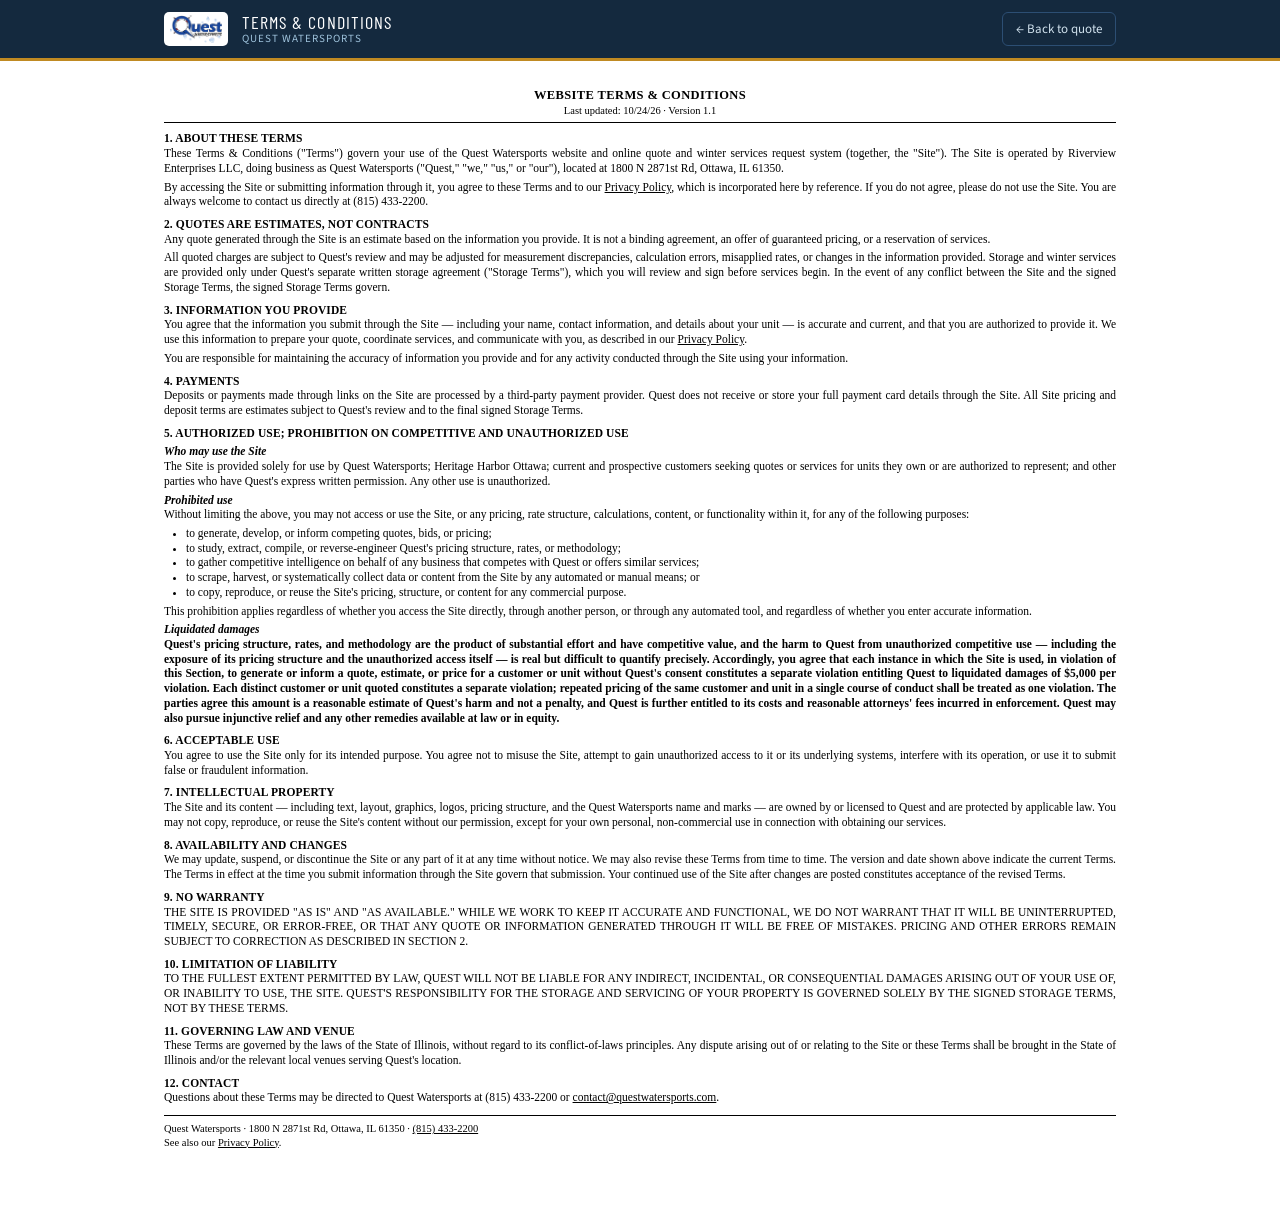
<file: terms.html>
<!DOCTYPE html>
<html lang="en">
<head>
<meta charset="utf-8">
<meta name="viewport" content="width=device-width, initial-scale=1">
<title>Terms &amp; Conditions — Quest Watersports</title>
<!-- One Quest mark for the whole site: favicon.png at the repo root.
     Every page links the same file, so it cannot drift between pages and
     the browser downloads it once for all of them. -->
<link rel="icon" type="image/png" href="favicon.png">
<link rel="preconnect" href="https://fonts.googleapis.com">
<link rel="preconnect" href="https://fonts.gstatic.com" crossorigin>
<link href="https://fonts.googleapis.com/css2?family=Barlow+Condensed:wght@500;600;700&family=IBM+Plex+Mono:wght@400;500;600&family=Source+Sans+3:ital,wght@0,400;0,600;0,700;1,400&display=swap" rel="stylesheet">
<link rel="stylesheet" href="legal.css">
</head>
<body>

<div class="topbar">
  <div class="inner">
    <img src="Quest%20wet%20rect.png" alt="Quest Watersports">
    <div class="ttl">Terms &amp; Conditions<small>Quest Watersports</small></div>
    <div class="spacer"></div>
    <a class="back" href="index.html">← Back to quote</a>
  </div>
</div>

<div class="wrap">
  <div class="doc">
    <h1>Website Terms &amp; Conditions</h1>
    <div class="stamp">Last updated: <span id="tUpdated">—</span> · Version <span id="tVersion">—</span></div>

    <h2>1. About these terms</h2>
    <p>These Terms &amp; Conditions ("Terms") govern your use of the Quest Watersports website and online quote and winter services request system (together, the "Site"). The Site is operated by Riverview Enterprises LLC, doing business as Quest Watersports ("Quest," "we," "us," or "our"), located at 1800 N 2871st Rd, Ottawa, IL 61350.</p>
    <p>By accessing the Site or submitting information through it, you agree to these Terms and to our <a href="privacy.html">Privacy Policy</a>, which is incorporated here by reference. If you do not agree, please do not use the Site. You are always welcome to contact us directly at (815) 433-2200.</p>

    <h2>2. Quotes are estimates, not contracts</h2>
    <p>Any quote generated through the Site is an estimate based on the information you provide. It is not a binding agreement, an offer of guaranteed pricing, or a reservation of services.</p>
    <p>All quoted charges are subject to Quest's review and may be adjusted for measurement discrepancies, calculation errors, misapplied rates, or changes in the information provided. Storage and winter services are provided only under Quest's separate written storage agreement ("Storage Terms"), which you will review and sign before services begin. In the event of any conflict between the Site and the signed Storage Terms, the signed Storage Terms govern.</p>

    <h2>3. Information you provide</h2>
    <p>You agree that the information you submit through the Site — including your name, contact information, and details about your unit — is accurate and current, and that you are authorized to provide it. We use this information to prepare your quote, coordinate services, and communicate with you, as described in our <a href="privacy.html">Privacy Policy</a>.</p>
    <p>You are responsible for maintaining the accuracy of information you provide and for any activity conducted through the Site using your information.</p>

    <h2>4. Payments</h2>
    <p>Deposits or payments made through links on the Site are processed by a third-party payment provider. Quest does not receive or store your full payment card details through the Site. All Site pricing and deposit terms are estimates subject to Quest's review and to the final signed Storage Terms.</p>

    <h2>5. Authorized use; prohibition on competitive and unauthorized use</h2>
    <h3>Who may use the Site</h3>
    <p>The Site is provided solely for use by Quest Watersports; Heritage Harbor Ottawa; current and prospective customers seeking quotes or services for units they own or are authorized to represent; and other parties who have Quest's express written permission. Any other use is unauthorized.</p>

    <h3>Prohibited use</h3>
    <p>Without limiting the above, you may not access or use the Site, or any pricing, rate structure, calculations, content, or functionality within it, for any of the following purposes:</p>
    <ul>
      <li>to generate, develop, or inform competing quotes, bids, or pricing;</li>
      <li>to study, extract, compile, or reverse-engineer Quest's pricing structure, rates, or methodology;</li>
      <li>to gather competitive intelligence on behalf of any business that competes with Quest or offers similar services;</li>
      <li>to scrape, harvest, or systematically collect data or content from the Site by any automated or manual means; or</li>
      <li>to copy, reproduce, or reuse the Site's pricing, structure, or content for any commercial purpose.</li>
    </ul>
    <p>This prohibition applies regardless of whether you access the Site directly, through another person, or through any automated tool, and regardless of whether you enter accurate information.</p>

    <h3>Liquidated damages</h3>
    <div class="callout">
      <p>Quest's pricing structure, rates, and methodology are the product of substantial effort and have competitive value, and the harm to Quest from unauthorized competitive use — including the exposure of its pricing structure and the unauthorized access itself — is real but difficult to quantify precisely. Accordingly, you agree that each instance in which the Site is used, in violation of this Section, to generate or inform a quote, estimate, or price for a customer or unit without Quest's consent constitutes a separate violation entitling Quest to <strong>liquidated damages of $5,000 per violation</strong>. Each distinct customer or unit quoted constitutes a separate violation; repeated pricing of the same customer and unit in a single course of conduct shall be treated as one violation. The parties agree this amount is a reasonable estimate of Quest's harm and not a penalty, and Quest is further entitled to its costs and reasonable attorneys' fees incurred in enforcement. Quest may also pursue injunctive relief and any other remedies available at law or in equity.</p>
    </div>

    <h2>6. Acceptable use</h2>
    <p>You agree to use the Site only for its intended purpose. You agree not to misuse the Site, attempt to gain unauthorized access to it or its underlying systems, interfere with its operation, or use it to submit false or fraudulent information.</p>

    <h2>7. Intellectual property</h2>
    <p>The Site and its content — including text, layout, graphics, logos, pricing structure, and the Quest Watersports name and marks — are owned by or licensed to Quest and are protected by applicable law. You may not copy, reproduce, or reuse the Site's content without our permission, except for your own personal, non-commercial use in connection with obtaining our services.</p>

    <h2>8. Availability and changes</h2>
    <p>We may update, suspend, or discontinue the Site or any part of it at any time without notice. We may also revise these Terms from time to time. The version and date shown above indicate the current Terms. The Terms in effect at the time you submit information through the Site govern that submission. Your continued use of the Site after changes are posted constitutes acceptance of the revised Terms.</p>

    <h2>9. No warranty</h2>
    <p class="caps">The Site is provided "as is" and "as available." While we work to keep it accurate and functional, we do not warrant that it will be uninterrupted, timely, secure, or error-free, or that any quote or information generated through it will be free of mistakes. Pricing and other errors remain subject to correction as described in Section 2.</p>

    <h2>10. Limitation of liability</h2>
    <p class="caps">To the fullest extent permitted by law, Quest will not be liable for any indirect, incidental, or consequential damages arising out of your use of, or inability to use, the Site. Quest's responsibility for the storage and servicing of your property is governed solely by the signed Storage Terms, not by these Terms.</p>

    <h2>11. Governing law and venue</h2>
    <p>These Terms are governed by the laws of the State of Illinois, without regard to its conflict-of-laws principles. Any dispute arising out of or relating to the Site or these Terms shall be brought in the State of Illinois and/or the relevant local venues serving Quest's location.</p>

    <h2>12. Contact</h2>
    <p>Questions about these Terms may be directed to Quest Watersports at (815) 433-2200 or <a href="mailto:contact@questwatersports.com">contact@questwatersports.com</a>.</p>

    <div class="foot">
      Quest Watersports · 1800 N 2871st Rd, Ottawa, IL 61350 · <a href="tel:+18154332200">(815) 433-2200</a><br>
      See also our <a href="privacy.html">Privacy Policy</a>.
    </div>
  </div>
</div>

<script src="terms-config.js"></script>
<script>
/* Version and date come from terms-config.js so the text a customer reads and
   the version stamped into their quote can never disagree. */
(function () {
  var t = window.QuestTerms || {};
  var v = document.getElementById('tVersion'), u = document.getElementById('tUpdated');
  if (v) v.textContent = t.version || '—';
  if (u) u.textContent = t.updated || '—';
})();
</script>
</body>
</html>
</file>
<file: quest.css>
/* ===========================================================================
   QUEST — SHARED DESIGN TOKENS AND PAGE PRIMITIVES
   ---------------------------------------------------------------------------
   THE CANONICAL VALUES. Every Quest customer-facing page uses these colours,
   this type scale and these control shapes, so a page added a year from now
   looks like it was always there instead of like a bolt-on.

   Why this file exists rather than a fourth copy of the same hex codes: the
   palette was invented in index.html and then re-typed into legal.css, and a
   re-typed constant is a constant that drifts. `tools/check-design-tokens.js`
   now holds every page that declares these names to the values below and
   fails on a mismatch, so the copies cannot quietly disagree again.

   WHY THE OLDER PAGES STILL CARRY THEIR OWN :root BLOCK. index.html is the
   money path: it is the page a customer builds and pays a quote on, and
   linking its palette out to a second file would make it render unstyled if
   that one request ever failed on GitHub Pages. The copies stay, the guard
   makes them provably identical, and a new page (sign.html) links this file
   directly because it has no such legacy to protect. That is the same bargain
   the pricing engine already makes: duplicate where the runtime demands it,
   and prove the duplicates identical in CI.

   legal.css deliberately overrides two of these — see the allowed-override
   list in tools/check-design-tokens.js, which requires a stated reason.

   THIS FILE IS LIGHT-THEMED ON PURPOSE. Quest has no dark palette; a page
   that half-inverted under a phone's dark mode would look broken rather than
   dark, so every page linking this declares `color-scheme: light` and names
   its own colours for every surface, including form controls.
=========================================================================== */
:root{
  --navy:#14293E;
  --navy-deep:#0C1B2A;
  --ice:#EBF1F6;
  --frost:#4A81A6;
  --frost-soft:#D8E6EF;
  --gold:#C08A22;
  --gold-soft:#F4E8CF;
  --paper:#FDFCF7;
  --ink:#1D2B38;
  --muted:#5C7185;
  --line:#C7D5E0;
  --warn:#A6541F;
  --warn-bg:#FBEEE2;
  --ok:#2E7D4F;
  --ok-bg:#E4F1E9;
  --radius:10px;
  --disp:"Barlow Condensed",Impact,sans-serif;
  --body:"Source Sans 3","Segoe UI",sans-serif;
  --mono:"IBM Plex Mono","Courier New",monospace;
}

/* Never let a phone's dark mode repaint half of this. Quest is light. */
:root{color-scheme:light}

*{box-sizing:border-box;margin:0;padding:0}
body{
  font-family:var(--body);
  background:var(--ice);
  color:var(--ink);
  font-size:16px;
  line-height:1.45;
  -webkit-text-size-adjust:100%;
}

/* ===== Site header — the branded bar the quote page and legal pages wear ===== */
header.site{background:#fff;padding:14px 20px 12px;border-bottom:4px solid var(--gold);
  box-shadow:0 1px 4px rgba(20,41,62,.08)}
header.site .site-inner{max-width:1180px;margin:0 auto;display:flex;align-items:center;
  justify-content:space-between;flex-wrap:wrap}
header.site .brand img{height:52px;width:auto;display:block}
header.site .season{font-family:var(--mono);font-size:13px;color:var(--muted);letter-spacing:.06em}
@media(max-width:640px){
  header.site{padding:11px 16px 9px}
  header.site .brand img{height:40px}
  header.site .season{font-size:11.5px}
}

/* ===== Card — the white panel every Quest page puts its content in ===== */
.card{background:#fff;border:1px solid var(--line);border-radius:var(--radius);
  padding:24px 24px 20px;box-shadow:0 1px 3px rgba(20,41,62,.06)}
.card h1{font-family:var(--disp);font-size:32px;font-weight:700;text-transform:uppercase;
  letter-spacing:.03em;color:var(--navy);line-height:1.05}
.card .lead{color:var(--muted);margin:7px 0 20px;max-width:56ch}
@media(max-width:640px){
  .card{padding:18px 16px 16px;border-radius:0;border-left:0;border-right:0}
  .card h1{font-size:27px}
}

/* ===== Form controls — one shape for every input on every Quest page ===== */
label.f{display:block;font-weight:600;font-size:14px;margin-bottom:5px;color:var(--navy)}
label.f small{font-weight:400;color:var(--muted)}
input[type=text],input[type=tel],input[type=email],input[type=number],input[type=date],textarea,select{
  width:100%;padding:9px 11px;border:1.5px solid var(--line);border-radius:7px;
  font-family:var(--body);font-size:15.5px;background:#fff;color:var(--ink)}
input:focus-visible,textarea:focus-visible,select:focus-visible{
  outline:3px solid var(--frost-soft);border-color:var(--frost)}
.fieldbad{border-color:var(--warn)!important;background:#FEF7F1}

/* ===== Buttons ===== */
.btn{display:block;width:100%;font-family:var(--disp);font-weight:700;font-size:21px;
  letter-spacing:.05em;text-transform:uppercase;border:0;border-radius:9px;
  padding:15px 18px;cursor:pointer;background:var(--navy);color:#fff;text-align:center;
  text-decoration:none;-webkit-appearance:none;appearance:none}
.btn:hover{background:var(--navy-deep)}
.btn:focus-visible{outline:3px solid var(--gold);outline-offset:2px}
.btn[disabled]{opacity:.55;cursor:default}
.btn.quiet{background:none;color:var(--frost);font-family:var(--body);font-weight:600;
  font-size:15px;letter-spacing:0;text-transform:none;text-decoration:underline;padding:12px}
.btn.quiet:hover{background:none;color:var(--navy)}

/* ===== Message boxes — the same three states the quote page uses ===== */
.msg{border-radius:8px;padding:11px 13px;font-size:14.5px;line-height:1.45;
  border:1px solid var(--line);background:var(--frost-soft);color:var(--ink)}
.msg.ok{background:var(--ok-bg);border-color:#A9CFBA;color:#1F5A38}
.msg.warn{background:var(--warn-bg);border-color:#E4B48F;border-left:4px solid var(--warn);
  color:var(--warn)}

/* ===== Page footer ===== */
footer.site{max-width:1180px;margin:0 auto;padding:18px 20px 60px;font-size:13px;
  color:var(--muted);text-align:center}
footer.site a{color:var(--frost)}
footer.site a:hover{color:var(--navy)}

@media (prefers-reduced-motion: reduce){*{transition:none!important;animation:none!important}}
</file>
<file: legal.css>
/* Shared styling for the standalone legal pages (terms.html, privacy.html).
   ---------------------------------------------------------------------------
   DELIBERATELY FORMAL, NOT INVITING. These read as a legal instrument rather
   than a designed web page: small justified serif, long measure, tight
   leading, no decorative callouts, all-caps disclaimer sections per the usual
   convention for warranty and liability limitations.

   What is deliberately NOT done, and should stay that way:
   - contrast is full black-on-white. Greying the text down would be the one
     change that actually undermines Terms section 5 -- an unusual term like
     liquidated damages is easier to enforce when it was conspicuous and the
     reader had fair notice. Dense is defensible; hidden is not.
   - every section keeps a real, findable heading, and the liquidated-damages
     paragraph stays bold.
   - the acknowledgment line on the quote page stays plainly legible; that is
     the click that ties a reader to these terms.
   The site chrome (top bar) stays branded so the pages are obviously ours.
--------------------------------------------------------------------------- */
:root{
  --navy:#14293E;
  --navy-deep:#0C1B2A;
  --ice:#EBF1F6;
  --gold:#C08A22;
  --ink:#000;
  --line:#B9C6D2;
  --disp:"Barlow Condensed",Impact,sans-serif;
  --body:"Source Sans 3","Segoe UI",sans-serif;
  --legal:Georgia,"Times New Roman",Times,serif;
  --mono:"IBM Plex Mono","Courier New",monospace;
}
*{box-sizing:border-box;margin:0;padding:0}
body{
  font-family:var(--legal);
  color:var(--ink);
  background:#fff;
  -webkit-text-size-adjust:100%;
}

/* Site chrome — kept branded, so the document is plainly ours. */
.topbar{background:var(--navy);color:#fff;border-bottom:3px solid var(--gold)}
.topbar .inner{
  max-width:1000px;margin:0 auto;padding:12px 24px;
  display:flex;align-items:center;gap:14px;flex-wrap:wrap;
}
.topbar img{height:34px;width:auto;background:#fff;border-radius:5px;padding:3px 6px}
.topbar .ttl{font-family:var(--disp);font-size:18px;letter-spacing:.06em;text-transform:uppercase;line-height:1.1}
.topbar .ttl small{display:block;font-family:var(--body);font-size:11px;letter-spacing:.09em;color:#9FC3DC;text-transform:uppercase}
.topbar .spacer{flex:1}
.topbar a.back{
  color:#CFE0EC;text-decoration:none;font-size:13px;font-family:var(--body);
  border:1px solid #2C4E73;border-radius:6px;padding:7px 13px;white-space:nowrap;
}
.topbar a.back:hover{background:var(--navy-deep);color:#fff}

/* The document itself. Long measure + small justified serif + tight leading:
   the visual language of fine print, at full contrast. */
.wrap{max-width:1000px;margin:0 auto;padding:26px 24px 80px}
.doc{
  font-size:11.5px;
  line-height:1.28;
  text-align:justify;
  hyphens:auto;
  -webkit-hyphens:auto;
}
/* 12px is about as small as this can go while staying genuinely legible at
   arm's length. Below that it stops reading as fine print and starts reading
   as an attempt to prevent reading, which is the line described above. */
@media(max-width:700px){
  .doc{font-size:12px;text-align:left;hyphens:manual}
  .wrap{padding:14px 14px 50px}
}

h1{
  font-family:var(--legal);
  font-size:12.5px;font-weight:bold;text-transform:uppercase;letter-spacing:.03em;
  text-align:center;margin-bottom:1px;
}
.stamp{
  font-family:var(--legal);font-size:10.5px;text-align:center;
  border-bottom:1px solid var(--ink);padding-bottom:5px;margin-bottom:8px;
}
/* Headings sit tight against their paragraph so sections run together into a
   single block of text rather than reading as browsable chunks. */
h2{
  font-family:var(--legal);
  font-size:11.5px;font-weight:bold;text-transform:uppercase;letter-spacing:.01em;
  margin:8px 0 0;text-align:left;
}
h3{font-size:11.5px;font-weight:bold;font-style:italic;margin:4px 0 0;text-align:left}
p{margin:0 0 4px}
ul{margin:0 0 4px 22px}
li{margin-bottom:0}
a{color:var(--ink);text-decoration:underline}
a:hover{color:var(--navy)}
strong,b{font-weight:bold}

/* Formerly the highlighted callouts. Now plain prose that still reads as
   important — bold, not boxed, not coloured. */
.callout{margin:0 0 7px}
.callout p{margin:0 0 7px;font-weight:bold}

/* Warranty and liability limitations in caps, the long-standing convention
   for conspicuous disclaimers. Applied in CSS so the underlying text is
   unchanged and screen readers still announce it normally. */
.caps{text-transform:uppercase}

.foot{
  margin-top:10px;padding-top:6px;border-top:1px solid var(--ink);
  font-size:10.5px;text-align:left;
}
.foot a{white-space:nowrap}
</file>
